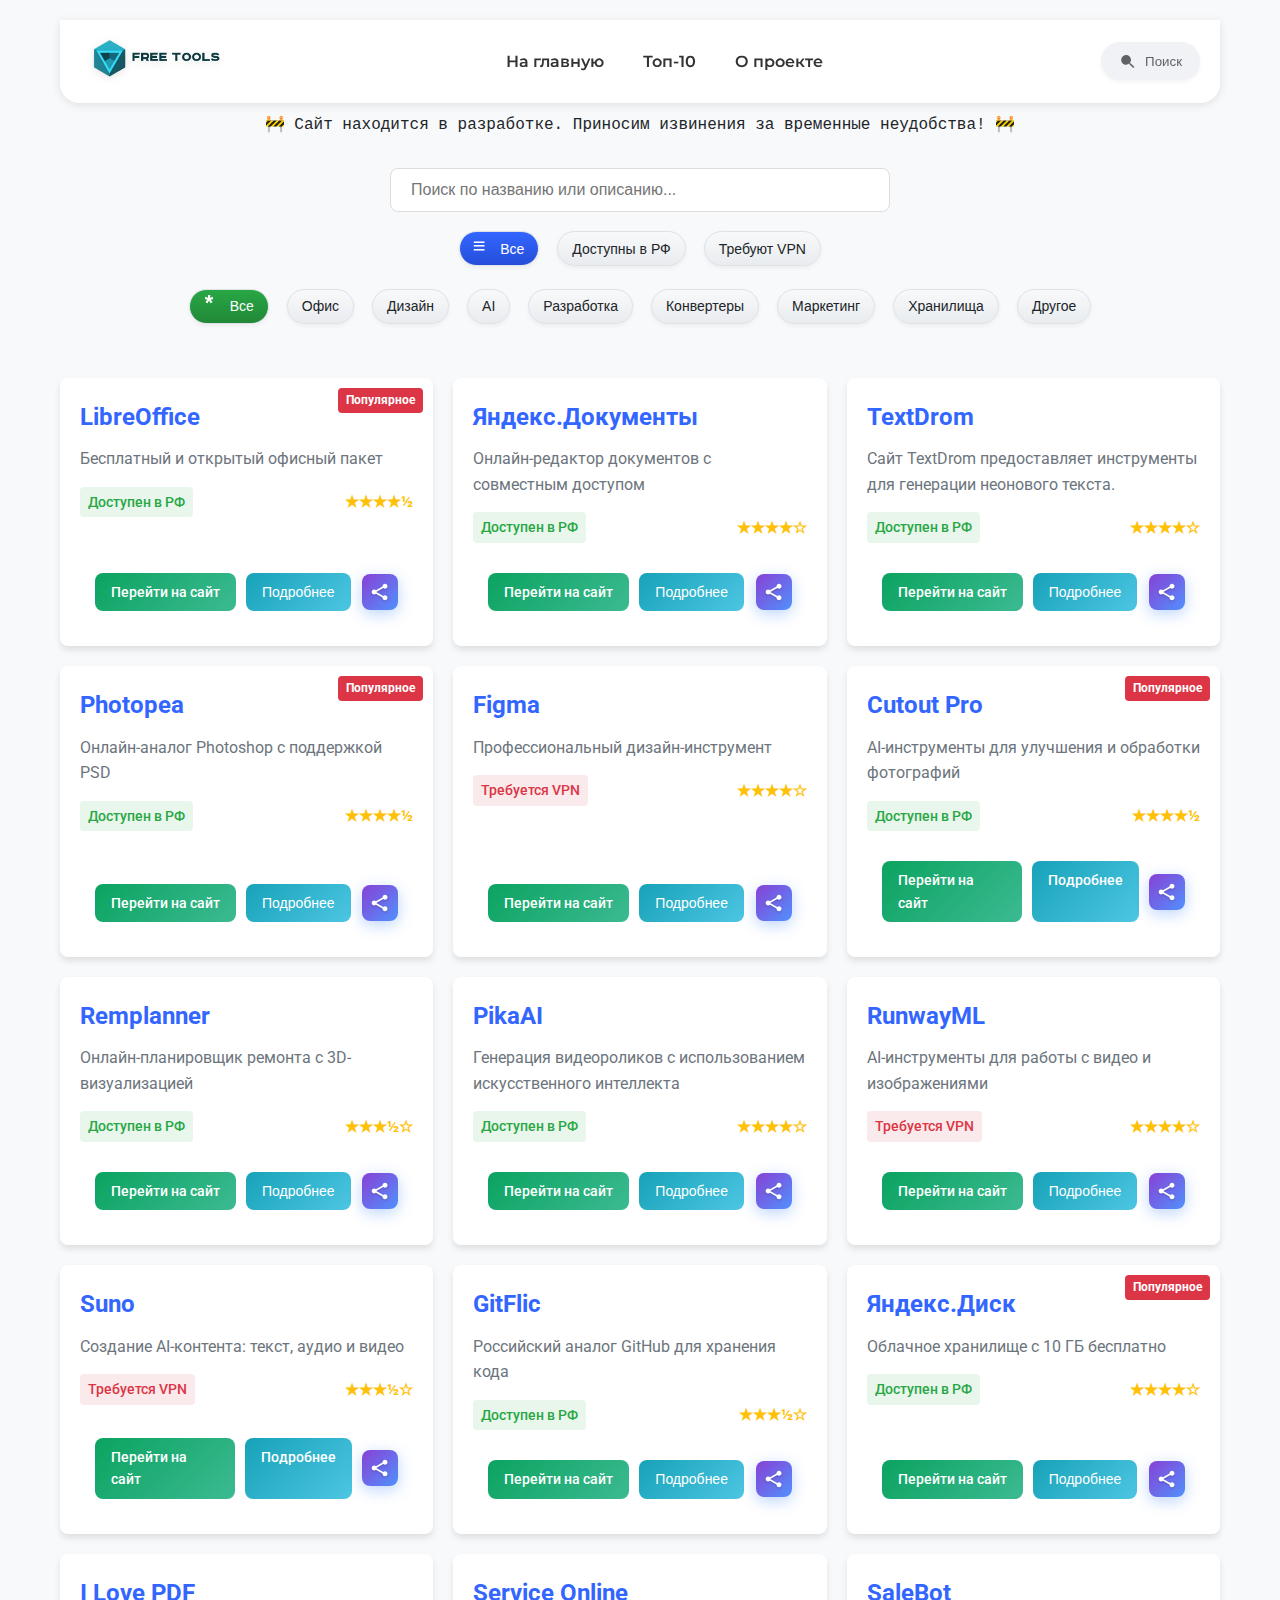
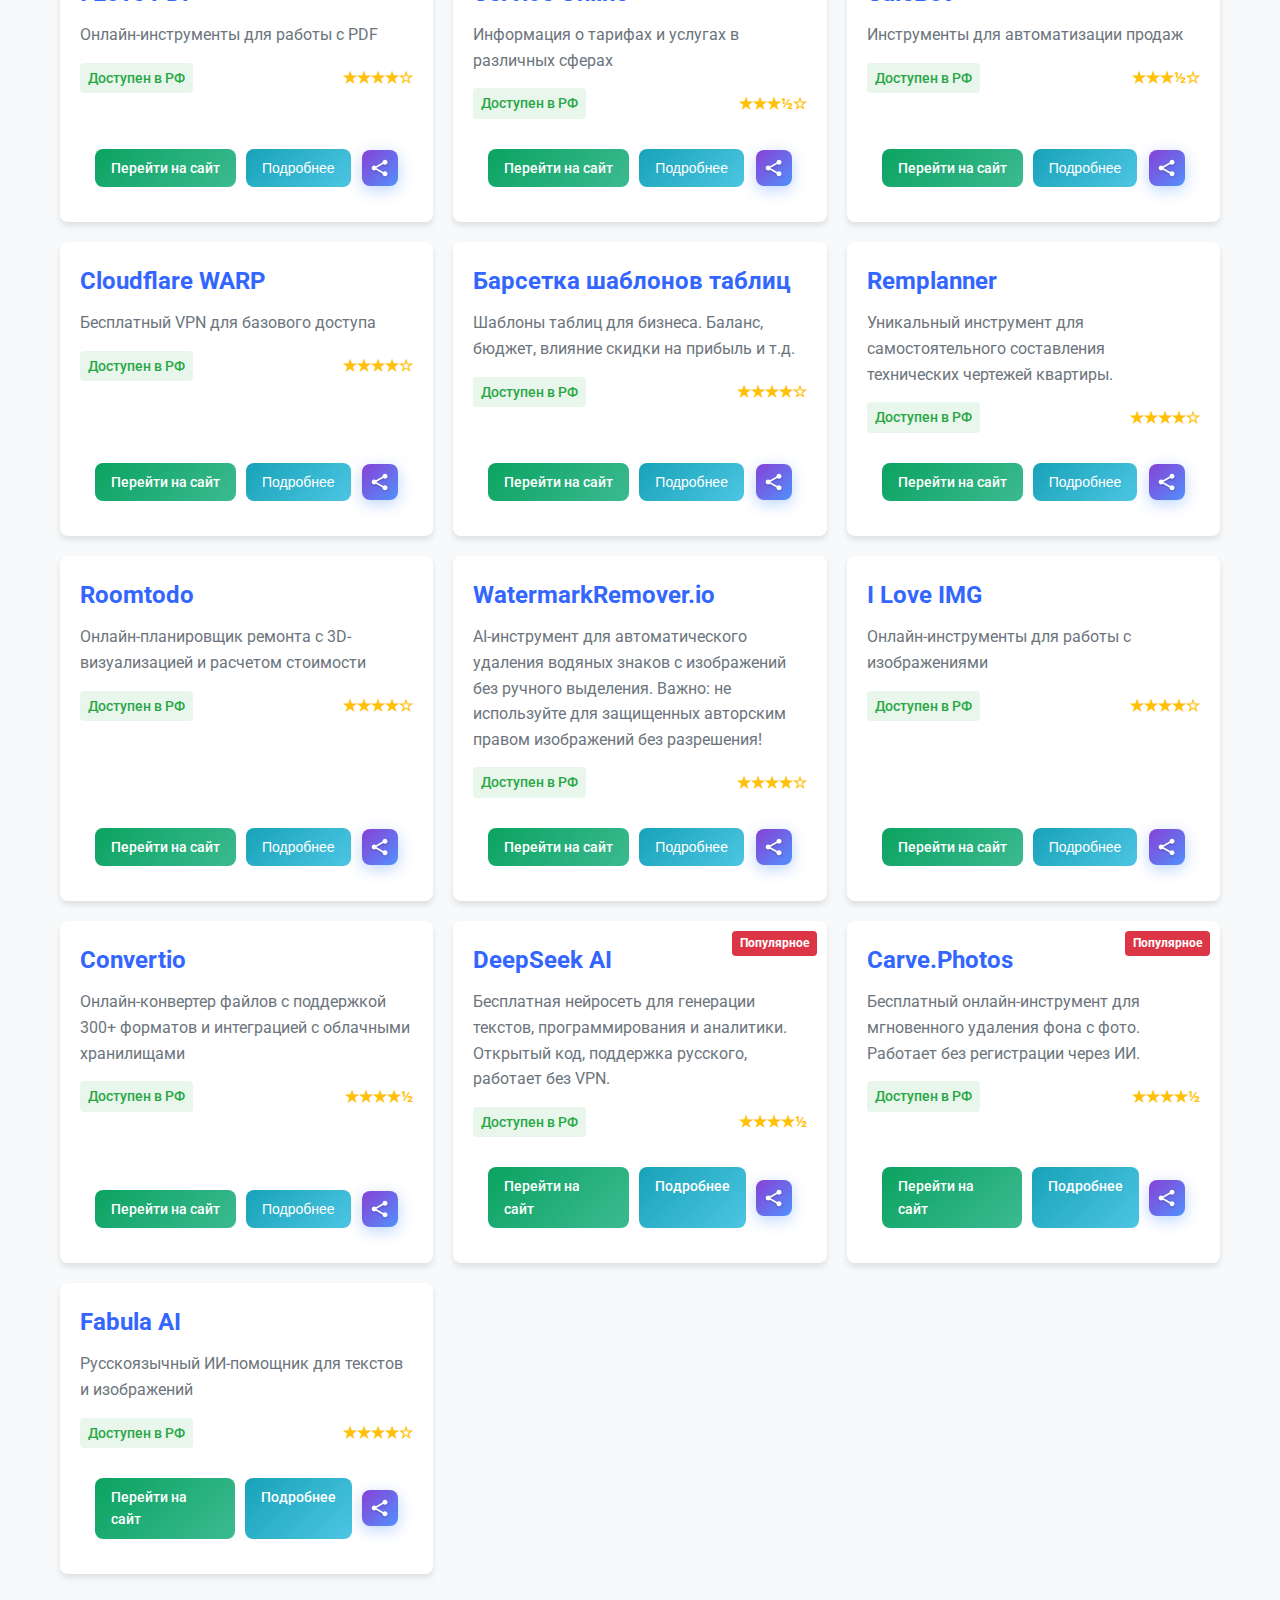
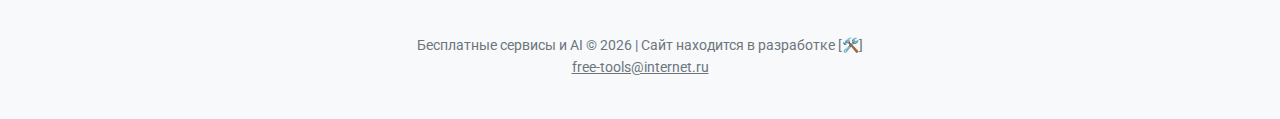
<file: index.html>
<!DOCTYPE html>
<html lang="ru">
<head>
    <meta charset="UTF-8">
    <meta name="viewport" content="width=device-width, initial-scale=1.0">
    <title>Бесплатные онлайн-инструменты для работы: Офис, Дизайн, AI • Free-Tools</title>
    <meta name="description" content="00% бесплатные инструменты для офиса, дизайна, разработки и AI. Работают в РФ без VPN. Коллекция лучших сервисов для ваших задач">
    
    <!-- Open Graph -->
    <meta property="og:title" content="Бесплатные онлайн-инструменты">
    <meta property="og:description" content="Коллекция лучших бесплатных онлайн-инструментов">
    <meta property="og:image" content="https://free-tools.ru/favicon/favicon-32x32.png">
    <meta property="og:url" content="https://free-tools.ru/">
    <meta property="og:type" content="website">
    
    <!-- Twitter -->
    <meta name="twitter:card" content="summary_large_image">
    <meta name="twitter:title" content="Бесплатные онлайн-инструменты">
    <meta name="twitter:description" content="Найдите идеальные инструменты для ваших задач">
    <meta name="twitter:image" content="https://free-tools.ru/images/free-tools-og.jpg">
    
    <!-- Фавиконы -->
    <link rel="shortcut icon" href="/favicon.ico" type="image/x-icon">
    <link rel="apple-touch-icon" sizes="180x180" href="favicon/apple-touch-icon.png">
    <link rel="icon" type="image/png" sizes="32x32" href="favicon/favicon-32x32.png">
    <link rel="icon" type="image/png" sizes="16x16" href="favicon/favicon-16x16.png">
    
    
    
    <!-- Шрифты -->
    <link rel="preconnect" href="https://fonts.googleapis.com">
    <link rel="preconnect" href="https://fonts.gstatic.com" crossorigin>
    <link href="https://fonts.googleapis.com/css2?family=Montserrat:wght@500;700&family=Roboto:wght@400;500&display=swap" rel="stylesheet">
    
    <!-- Стили -->
    <link rel="stylesheet" href="styles.css">
    <link rel="manifest" href="/manifest.webmanifest">
    
    <!-- Компоненты -->
    <script type="module" src="components/metrika.js"></script>
    <script type="module" src="components/header.js"></script>
    <script type="module" src="components/footer.js"></script>
</head>
<body>
    <!-- Шапка сайта -->
    <free-header></free-header>
    
    <div style="padding: 10px; text-align: center; font-family: 'Fira Code', monospace;">
        🚧 Сайт находится в разработке. Приносим извинения за временные неудобства! 🚧 
    </div>

    <!-- Основной контент -->
    <main class="container">
        <div class="search-container">
            <input type="text" id="search" class="search-input" placeholder="Поиск по названию или описанию...">
            
            <div class="filter-buttons">
                <button class="filter-btn active" data-filter="all">
                     <span class="icon">≡</span> Все
                </button>
                <button class="filter-btn" data-filter="available">
                    Доступны в РФ
                </button>
                <button class="filter-btn" data-filter="vpn">
                    Требуют VPN
                </button>
            </div>

            <div class="categories">
                <button class="category-btn active" data-category="all">
                    <span class="icon">*</span> Все
                </button>
                <button class="category-btn" data-category="office">
                    Офис
                </button>
                <button class="category-btn" data-category="design">
                    Дизайн
                </button>
                <button class="category-btn" data-category="ai">
                    AI
                </button>
                <button class="category-btn" data-category="development">
                    Разработка
                </button>
                <button class="category-btn" data-category="conversion">
                    Конвертеры
                </button>
                <button class="category-btn" data-category="marketing">
                    Маркетинг
                </button>
                <button class="category-btn" data-category="storage">
                    Хранилища
                </button>
                <button class="category-btn" data-category="other">
                    Другое
                </button>
            </div>
        </div>
        
        <!-- Лоадер -->
        <div id="loader" class="loader">
            <div class="spinner"></div>
        </div>
        
        <div id="toolsContainer" class="tools-container">
            <!-- Инструменты будут загружены через JavaScript -->
        </div>
    </main>

    <!-- Модальное окно деталей -->
    <div id="modalOverlay" class="modal-overlay">
        <div class="modal">
            <button id="modalClose" class="modal-close" aria-label="Закрыть">&times;</button>
            <div id="modalContent"></div>
        </div>
    </div>
    
    <!-- Подвал сайта -->
    <free-footer></free-footer>

    <!-- Скрипты -->
    <script src="scripts.js"></script>
    
    <!-- Service Worker -->
    <script>
        if ('serviceWorker' in navigator) {
            window.addEventListener('load', () => {
                navigator.serviceWorker.register('/sw.js')
                    .then(registration => {
                        console.log('ServiceWorker зарегистрирован');
                    })
                    .catch(error => {
                        console.log('Ошибка регистрации: ', error);
                    });
            });
        }
    </script>
</body>
</html>
</file>
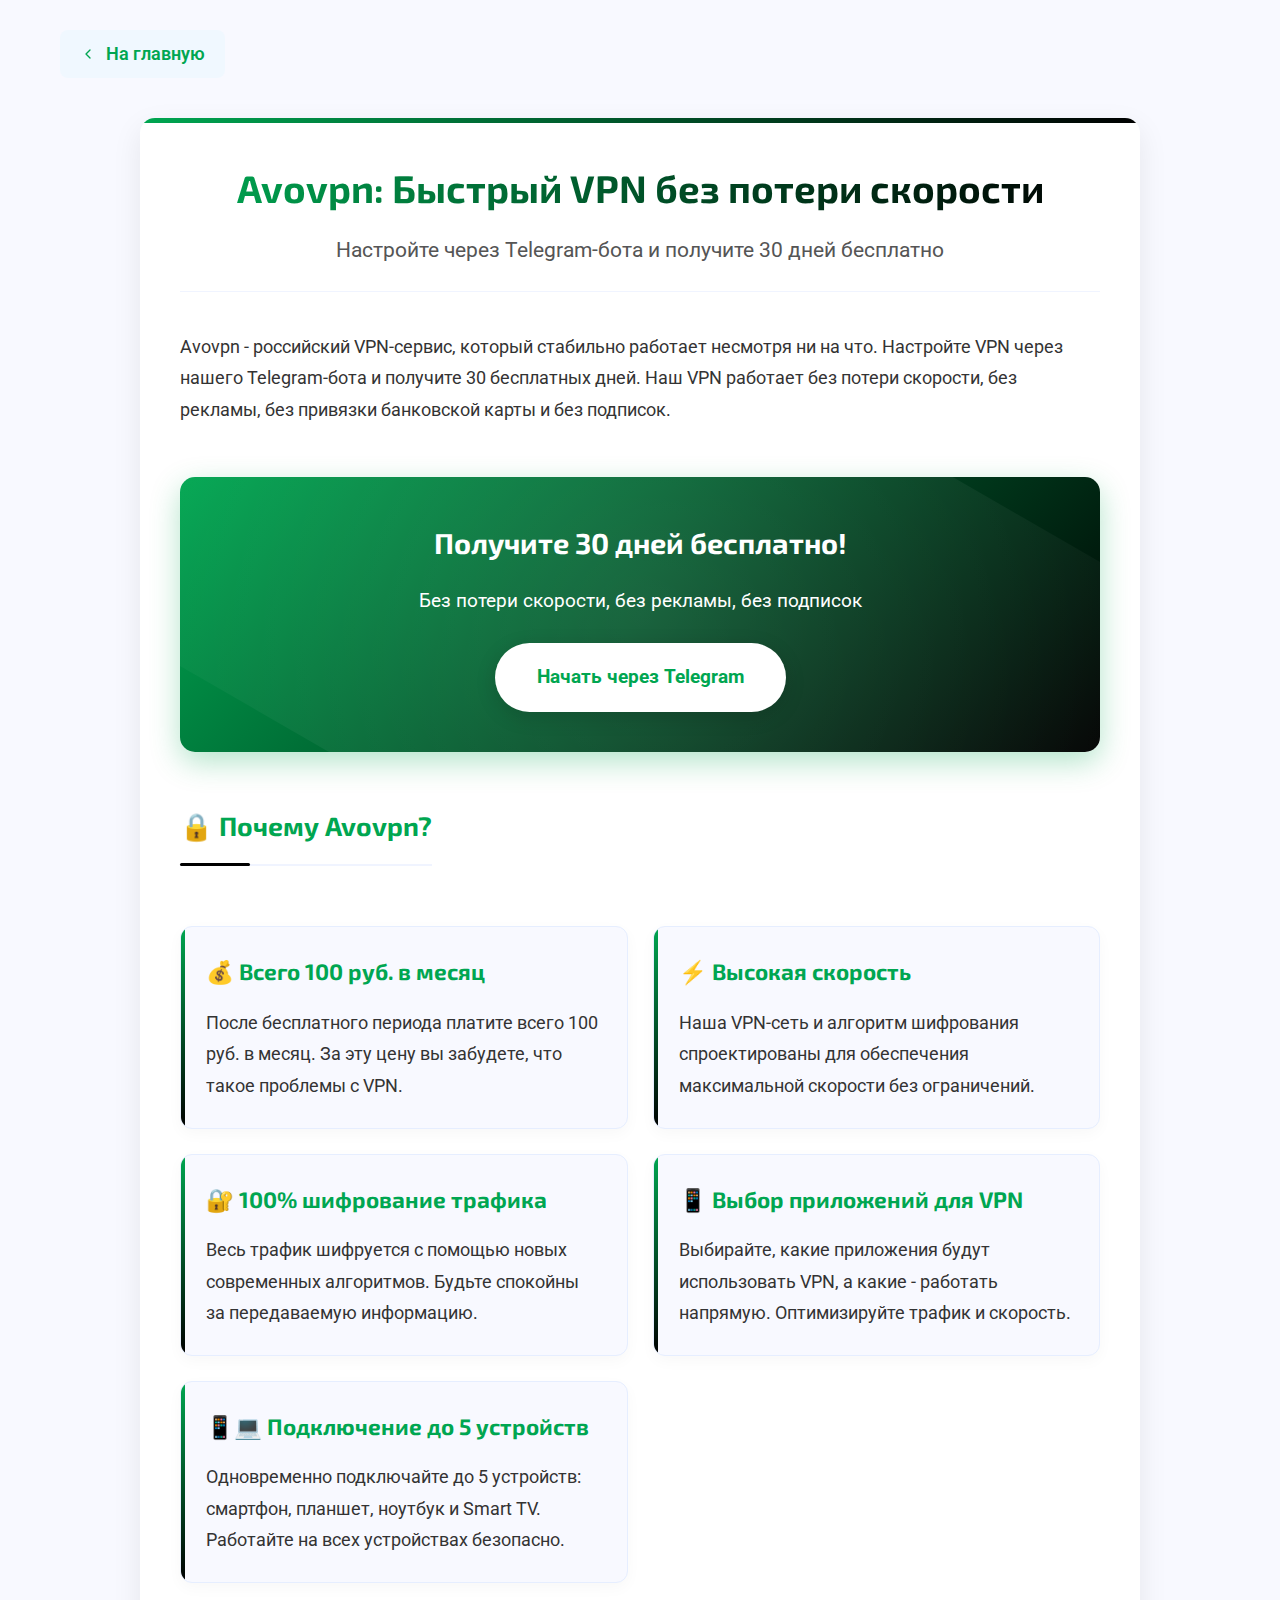
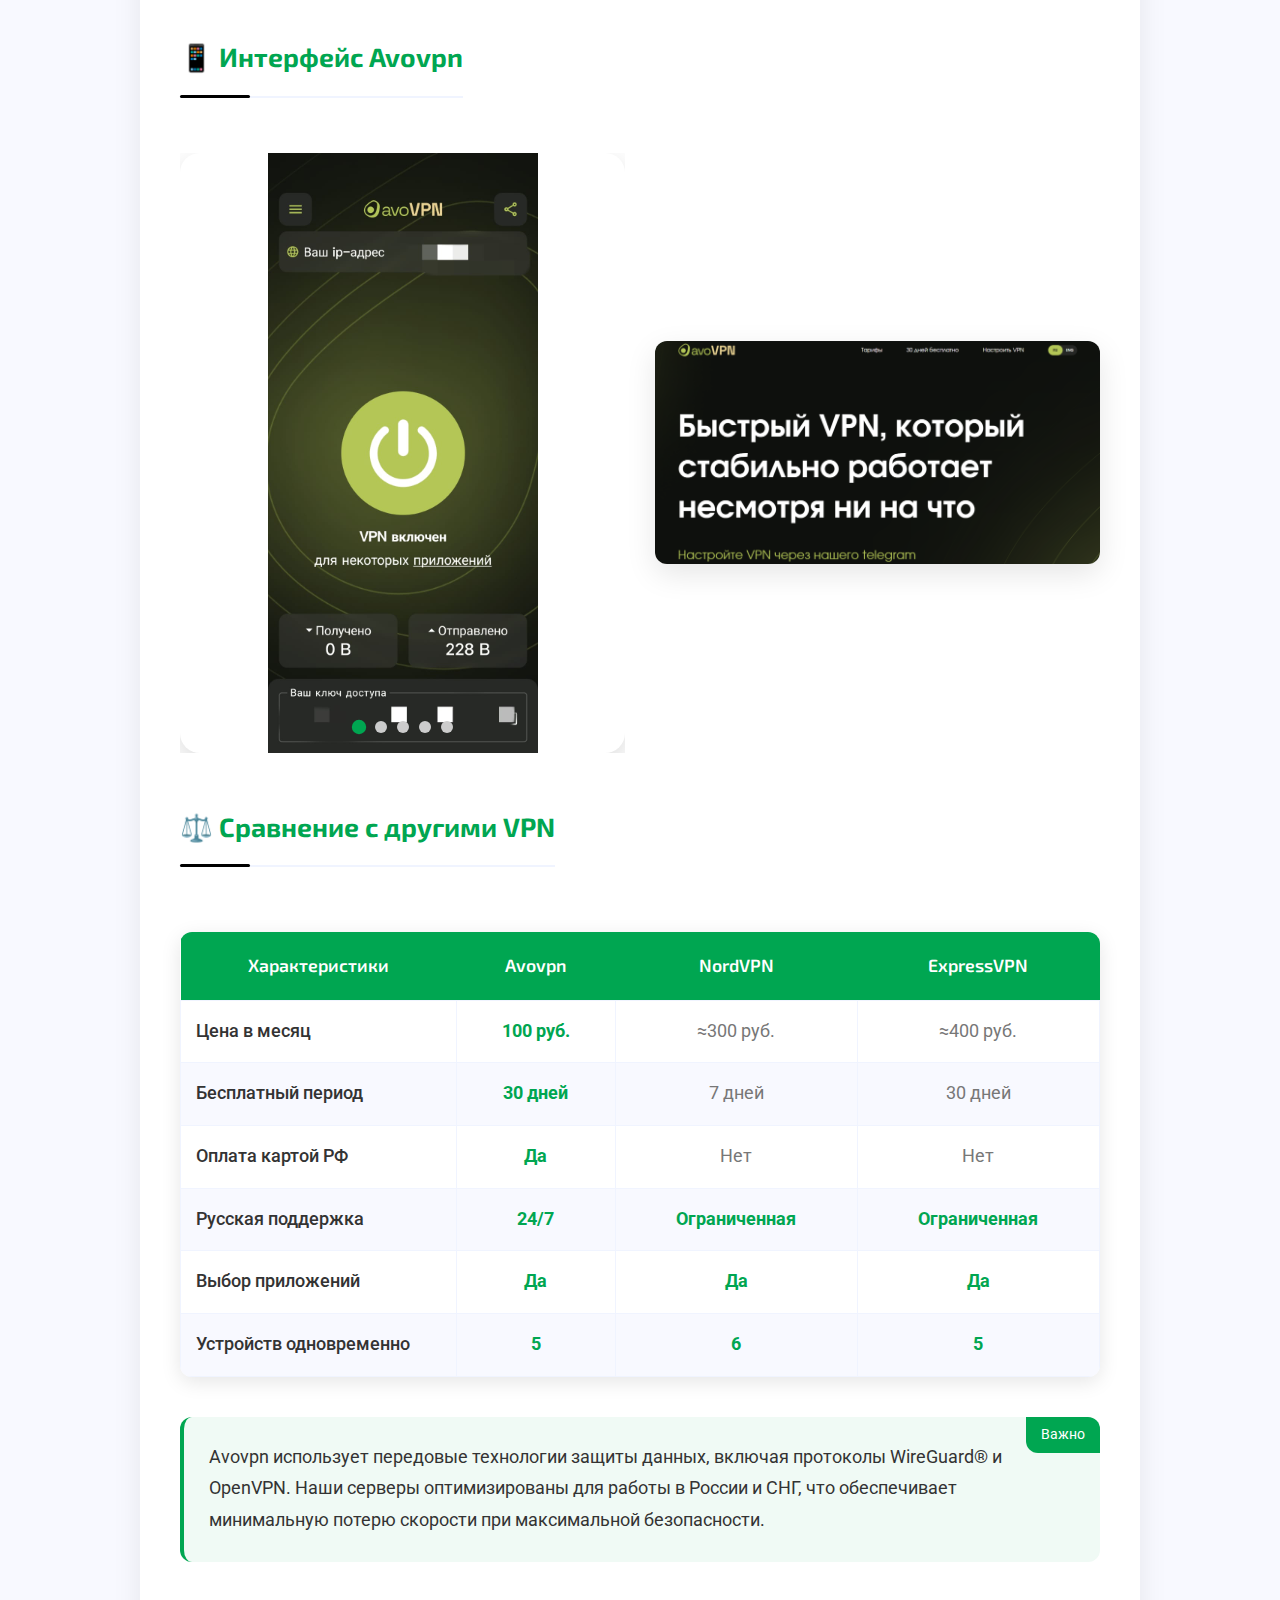
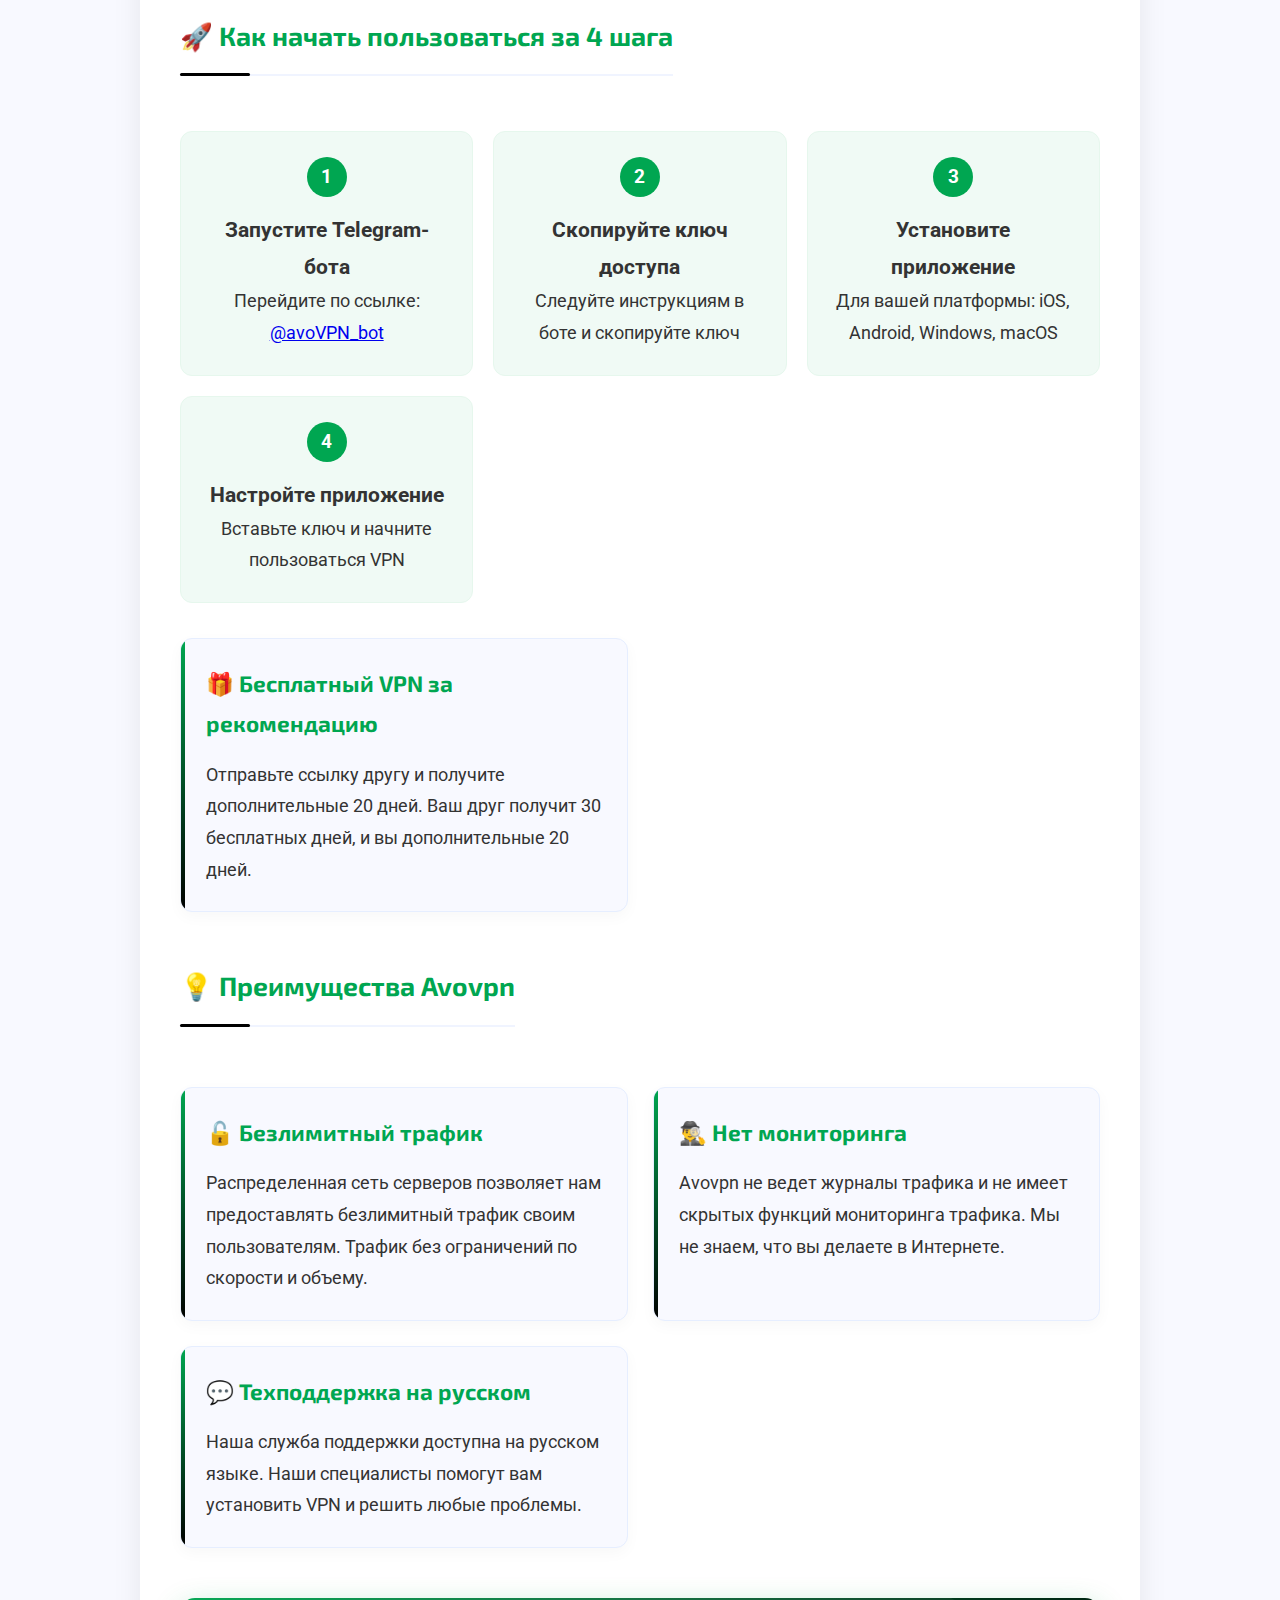
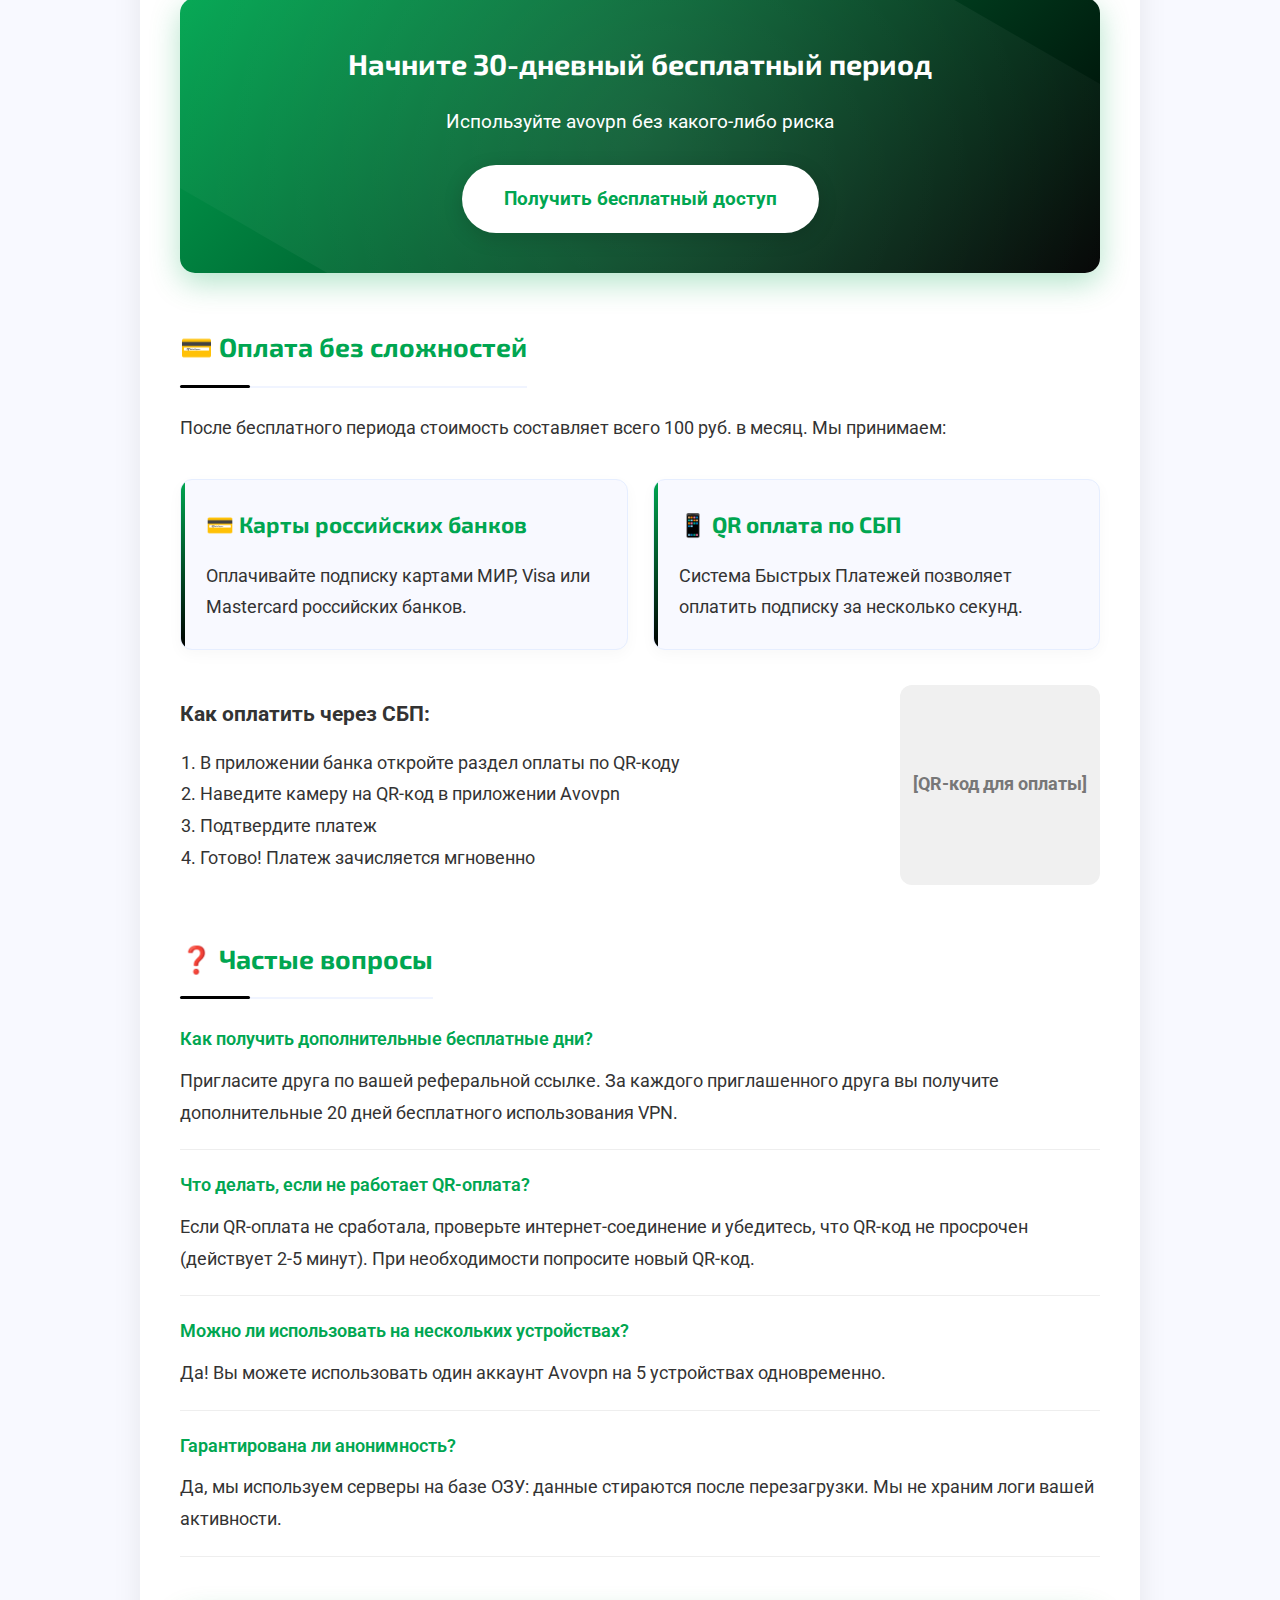
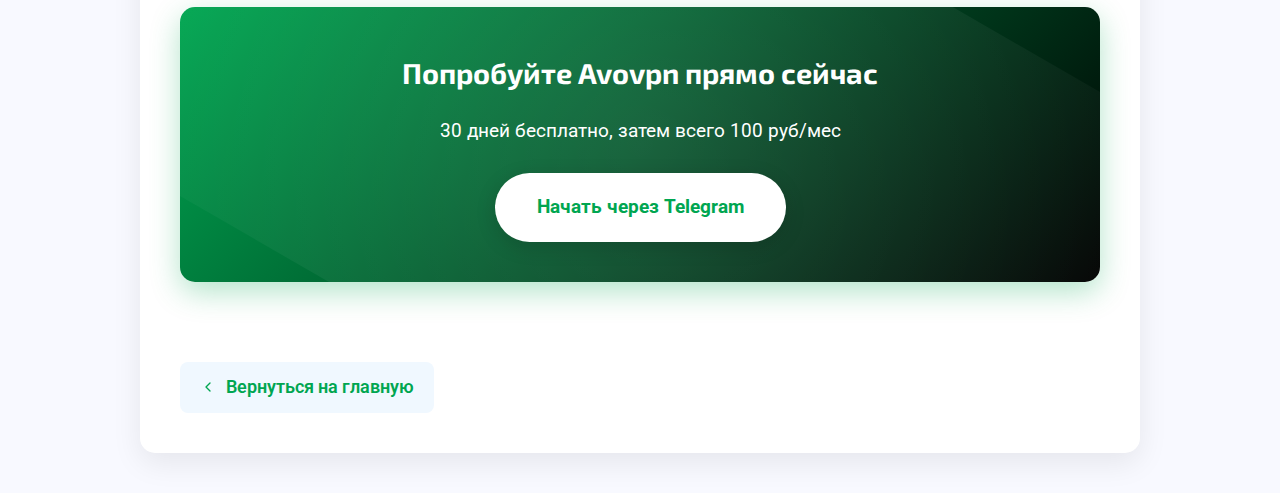
<file: avovpn.html>
<!DOCTYPE html>
<html lang="ru">
<head>
    <meta charset="UTF-8">
    <meta name="viewport" content="width=device-width, initial-scale=1.0">
    <title>Avovpn: Быстрый VPN без потери скорости | 30 дней бесплатно</title>
    <meta name="description" content="Настройте avoVPN через Telegram-бота и получите 30 дней бесплатно. Безлимитный трафик, высокая скорость и безопасность. Всего 100 руб/мес после тестового периода.">
    
    <!-- Open Graph теги -->
    <meta property="og:title" content="Avovpn - быстрый и надежный VPN с русской поддержкой">
    <meta property="og:description" content="Российский VPN сервис с премиум безопасностью и низкой ценой">
    <meta property="og:image" content="https://avovpn.com/images/avovpn-og.jpg">
    <meta property="og:url" content="https://avovpn.com">
    <meta property="og:type" content="website">

    <!-- Twitter Card -->
    <meta name="twitter:card" content="summary_large_image">
    <meta name="twitter:title" content="Avovpn - быстрый VPN без потери скорости">
    <meta name="twitter:description" content="30 дней бесплатно, затем всего 100 руб/мес. Русская поддержка и высокая скорость">
    <meta name="twitter:image" content="https://avovpn.com/images/avovpn-og.jpg">
    
    <!-- Каноническая ссылка -->
    <link rel="canonical" href="https://avovpn.com">
    
    <!-- Шрифты -->
    <link rel="preconnect" href="https://fonts.googleapis.com">
    <link rel="preconnect" href="https://fonts.gstatic.com" crossorigin>
    <link href="https://fonts.googleapis.com/css2?family=Exo+2:wght@600;700&family=Roboto:wght@400;500;700&display=swap" rel="stylesheet">
    
    <!-- Стили -->
    <style>
        * {
            margin: 0;
            padding: 0;
            box-sizing: border-box;
        }
        
        body {
            font-family: 'Roboto', sans-serif;
            background: #f8f9ff;
            color: #333;
            line-height: 1.6;
        }
        
        .container {
            max-width: 1200px;
            margin: 0 auto;
            padding: 0 20px;
        }
        
        .article-container {
            max-width: 1000px;
            margin: 40px auto;
            padding: 40px;
            background: white;
            border-radius: 15px;
            box-shadow: 0 10px 30px rgba(0, 0, 0, 0.08);
            position: relative;
            overflow: hidden;
        }
        
        .article-container::before {
            content: "";
            position: absolute;
            top: 0;
            left: 0;
            right: 0;
            height: 5px;
            background: linear-gradient(90deg, #00a651, #000000);
            z-index: 1;
        }
        
        .article-header {
            text-align: center;
            margin-bottom: 40px;
            padding-bottom: 25px;
            border-bottom: 1px solid #f0f4ff;
            position: relative;
        }
        
        .article-title {
            font-size: 2.4rem;
            margin-bottom: 15px;
            font-family: 'Exo 2', sans-serif;
            font-weight: 700;
            background: linear-gradient(90deg, #00a651, #000000);
            -webkit-background-clip: text;
            background-clip: text;
            color: transparent;
        }
        
        .article-subtitle {
            font-size: 1.3rem;
            color: #555;
            max-width: 700px;
            margin: 0 auto;
            line-height: 1.5;
        }
        
        .article-content {
            line-height: 1.8;
            color: #333;
            font-size: 1.1rem;
        }
        
        .article-section {
            margin-bottom: 50px;
            position: relative;
        }
        
        .article-section h2 {
            color: #00a651;
            margin-bottom: 25px;
            padding-bottom: 15px;
            border-bottom: 2px solid #f0f4ff;
            font-family: 'Exo 2', sans-serif;
            position: relative;
            display: inline-block;
        }
        
        .article-section h2::after {
            content: "";
            position: absolute;
            bottom: -2px;
            left: 0;
            width: 70px;
            height: 3px;
            background: #000000;
            border-radius: 3px;
        }
        
        .article-features {
            display: grid;
            grid-template-columns: repeat(auto-fill, minmax(300px, 1fr));
            gap: 25px;
            margin: 35px 0;
        }
        
        .feature-card {
            background: #f8f9ff;
            padding: 25px;
            border-radius: 12px;
            border: 1px solid #e6eeff;
            box-shadow: 0 5px 15px rgba(0, 0, 0, 0.03);
            transition: all 0.3s ease;
            position: relative;
            overflow: hidden;
        }
        
        .feature-card:hover {
            transform: translateY(-5px);
            box-shadow: 0 10px 25px rgba(0, 166, 81, 0.1);
            border-color: #c2f0d9;
        }
        
        .feature-card::before {
            content: "";
            position: absolute;
            top: 0;
            left: 0;
            width: 4px;
            height: 100%;
            background: linear-gradient(to bottom, #00a651, #000000);
        }
        
        .feature-card h3 {
            margin-top: 0;
            color: #00a651;
            font-family: 'Exo 2', sans-serif;
            font-size: 1.4rem;
            margin-bottom: 15px;
            display: flex;
            align-items: center;
            gap: 10px;
        }
        
        .feature-card .feature-icon {
            font-size: 1.8rem;
            margin-bottom: 15px;
            color: #00a651;
        }
        
        .example-block {
            background: #f0faf5;
            padding: 25px;
            border-radius: 12px;
            margin: 30px 0;
            border-left: 4px solid #00a651;
            position: relative;
            overflow: hidden;
        }
        
        .example-block::before {
            content: "Важно";
            position: absolute;
            top: 0;
            right: 0;
            background: #00a651;
            color: white;
            padding: 5px 15px;
            font-size: 0.9rem;
            border-bottom-left-radius: 12px;
        }
        
        .cta-box {
            text-align: center;
            padding: 40px 30px;
            background: linear-gradient(135deg, #00a651, #000000);
            color: white;
            border-radius: 15px;
            margin: 50px 0;
            position: relative;
            overflow: hidden;
            box-shadow: 0 10px 30px rgba(0, 166, 81, 0.3);
        }
        
        .cta-box::before {
            content: "";
            position: absolute;
            top: -50%;
            left: -50%;
            width: 200%;
            height: 200%;
            background: radial-gradient(circle, rgba(255,255,255,0.1) 0%, rgba(255,255,255,0) 70%);
            transform: rotate(30deg);
        }
        
        .cta-title {
            font-size: 1.8rem;
            margin-bottom: 15px;
            font-family: 'Exo 2', sans-serif;
            position: relative;
            z-index: 1;
        }
        
        .cta-text {
            font-size: 1.2rem;
            margin-bottom: 25px;
            position: relative;
            z-index: 1;
            max-width: 600px;
            margin-left: auto;
            margin-right: auto;
        }
        
        .cta-button {
            display: inline-block;
            background: white;
            color: #00a651;
            padding: 15px 40px;
            border-radius: 50px;
            text-decoration: none;
            font-weight: bold;
            font-size: 1.2rem;
            transition: all 0.4s ease;
            position: relative;
            z-index: 1;
            box-shadow: 0 5px 20px rgba(0, 0, 0, 0.15);
            border: 2px solid transparent;
        }
        
        .cta-button:hover {
            transform: translateY(-5px);
            box-shadow: 0 10px 30px rgba(0, 0, 0, 0.2);
            background: #f0f8ff;
            border-color: #00a651;
        }
        
        .back-link {
            display: inline-flex;
            align-items: center;
            margin-top: 30px;
            color: #00a651;
            text-decoration: none;
            font-weight: 600;
            font-size: 1.1rem;
            padding: 10px 20px;
            border-radius: 8px;
            background: #f0f8ff;
            transition: all 0.3s ease;
        }
        
        .back-link:hover {
            background: #e0f5eb;
            transform: translateX(-5px);
        }
        
        .back-link svg {
            margin-right: 10px;
            transition: transform 0.3s ease;
        }
        
        .back-link:hover svg {
            transform: translateX(-5px);
        }
        
        .article-image {
            max-width: 100%;
            border-radius: 12px;
            margin: 30px 0;
            box-shadow: 0 10px 30px rgba(0, 0, 0, 0.1);
            border: 1px solid #f0f0f0;
        }
        
        .tech-table {
            width: 100%;
            border-collapse: collapse;
            margin: 25px 0;
            box-shadow: 0 5px 15px rgba(0, 0, 0, 0.05);
            border-radius: 12px;
            overflow: hidden;
        }
        
        .tech-table th {
            background: linear-gradient(135deg, #00a651, #000000);
            color: white;
            text-align: left;
            padding: 15px;
            font-family: 'Exo 2', sans-serif;
        }
        
        .tech-table td {
            padding: 15px;
            border-bottom: 1px solid #f0f4ff;
        }
        
        .tech-table tr:nth-child(even) {
            background: #f8f9ff;
        }
        
        .tech-table tr:hover {
            background: #eef5ff;
        }
        
        .comparison-table {
            width: 100%;
            border-collapse: collapse;
            margin: 40px 0;
            box-shadow: 0 5px 20px rgba(0, 0, 0, 0.1);
            border-radius: 12px;
            overflow: hidden;
        }
        
        .comparison-table th {
            background: #00a651;
            color: white;
            padding: 18px;
            text-align: center;
            font-family: 'Exo 2', sans-serif;
            font-weight: 600;
        }
        
        .comparison-table td {
            padding: 15px;
            text-align: center;
            border: 1px solid #f0f4ff;
        }
        
        .comparison-table tr:nth-child(odd) {
            background: #f8f9ff;
        }
        
        .comparison-table tr:hover {
            background: #eef5ff;
        }
        
        .comparison-table .feature-name {
            text-align: left;
            font-weight: 500;
            color: #333;
        }
        
        .comparison-table .avovpn-check {
            color: #00a651;
            font-weight: bold;
        }
        
        .comparison-table .avovpn-cross {
            color: #777;
        }
        
        .steps-grid {
            display: grid;
            grid-template-columns: repeat(auto-fit, minmax(250px, 1fr));
            gap: 20px;
            margin: 30px 0;
        }
        
        .step-card {
            background: #f0faf5;
            padding: 25px;
            border-radius: 12px;
            text-align: center;
            position: relative;
            overflow: hidden;
            border: 1px solid #e6f7ed;
        }
        
        .step-number {
            display: inline-block;
            width: 40px;
            height: 40px;
            background: #00a651;
            color: white;
            border-radius: 50%;
            line-height: 40px;
            font-weight: bold;
            margin-bottom: 15px;
            font-size: 1.2rem;
        }
        
        .faq-item {
            margin-bottom: 20px;
            border-bottom: 1px solid #eee;
            padding-bottom: 20px;
        }
        
        .faq-question {
            font-weight: 600;
            margin-bottom: 10px;
            color: #00a651;
            font-size: 1.1rem;
        }
        
        .qr-container {
            display: flex;
            flex-wrap: wrap;
            gap: 30px;
            align-items: center;
            margin: 30px 0;
        }
        
        .qr-info {
            flex: 1;
            min-width: 300px;
        }
        
        .qr-image {
            width: 200px;
            height: 200px;
            background: #f0f0f0;
            display: flex;
            align-items: center;
            justify-content: center;
            border-radius: 12px;
            font-weight: bold;
            color: #777;
        }
        
        /* Стили для галереи скриншотов */
        .screenshots-section {
            margin: 50px 0;
        }
        
        .screenshots-container {
            display: flex;
            gap: 30px;
            margin-top: 30px;
        }
        
        .mobile-screenshots {
            flex: 1;
            position: relative;
            min-height: 600px;
            overflow: hidden;
        }
        
        .desktop-screenshot {
            flex: 1;
            display: flex;
            align-items: center;
            justify-content: center;
        }
        
        .mobile-screenshot {
            position: absolute;
            top: 0;
            left: 0;
            width: 100%;
            height: 100%;
            opacity: 0;
            transition: opacity 0.5s ease;
            border-radius: 20px;
            box-shadow: 0 10px 30px rgba(0, 0, 0, 0.15);
            overflow: hidden;
        }
        
        .mobile-screenshot.active {
            opacity: 1;
            z-index: 1;
        }
        
        .mobile-screenshot img {
            width: 100%;
            height: 100%;
            object-fit: contain;
        }
        
        .screenshot-nav {
            position: absolute;
            bottom: 20px;
            left: 0;
            right: 0;
            display: flex;
            justify-content: center;
            gap: 10px;
            z-index: 2;
        }
        
        .nav-dot {
            width: 12px;
            height: 12px;
            border-radius: 50%;
            background: #ccc;
            cursor: pointer;
            transition: all 0.3s ease;
        }
        
        .nav-dot.active {
            background: #00a651;
            transform: scale(1.2);
        }
        
        .desktop-screenshot img {
            max-width: 100%;
            border-radius: 12px;
            box-shadow: 0 10px 30px rgba(0, 0, 0, 0.1);
        }
        
        /* Адаптивность */
        @media (max-width: 900px) {
            .article-container {
                padding: 30px 20px;
                margin: 20px 15px;
            }
            
            .article-title {
                font-size: 2rem;
            }
            
            .article-features, .steps-grid {
                grid-template-columns: 1fr;
            }
            
            .comparison-table {
                display: block;
                overflow-x: auto;
            }
            
            .qr-container {
                flex-direction: column;
                text-align: center;
            }
            
            .screenshots-container {
                flex-direction: column;
            }
            
            .mobile-screenshots {
                min-height: 500px;
            }
        }
        
        @media (max-width: 600px) {
            .article-title {
                font-size: 1.8rem;
            }
            
            .article-subtitle {
                font-size: 1.1rem;
            }
            
            .cta-title {
                font-size: 1.5rem;
            }
            
            .cta-text {
                font-size: 1rem;
            }
            
            .cta-button {
                padding: 12px 30px;
                font-size: 1rem;
            }
            
            .mobile-screenshots {
                min-height: 400px;
            }
        }
    </style>
    
    <!-- JSON-LD разметка для SEO -->
    <script type="application/ld+json">
    {
      "@context": "https://schema.org",
      "@type": "Product",
      "name": "Avovpn Premium",
      "image": "https://avovpn.com/images/avovpn-og.jpg",
      "description": "Премиум VPN-сервис с военной защитой данных и русской поддержкой",
      "brand": {
        "@type": "Brand",
        "name": "Avovpn"
      },
      "offers": {
        "@type": "Offer",
        "price": "100",
        "priceCurrency": "RUB"
      }
    }
    </script>
</head>
<body>
    <main class="container">
        <a href="index.html#vpn" class="back-link">
            <svg width="16" height="16" viewBox="0 0 24 24" fill="none" xmlns="http://www.w3.org/2000/svg">
                <path d="M15 18L9 12L15 6" stroke="currentColor" stroke-width="2" stroke-linecap="round" stroke-linejoin="round"/>
            </svg>
            На главную
        </a>
        
        <div class="article-container">
            <div class="article-header">
                <h1 class="article-title">Avovpn: Быстрый VPN без потери скорости</h1>
                <p class="article-subtitle">Настройте через Telegram-бота и получите 30 дней бесплатно</p>
            </div>
            
            <div class="article-content">
                <div class="article-section">
                    <p>Avovpn - российский VPN-сервис, который стабильно работает несмотря ни на что. Настройте VPN через нашего Telegram-бота и получите 30 бесплатных дней. Наш VPN работает без потери скорости, без рекламы, без привязки банковской карты и без подписок.</p>
                    
                    <div class="cta-box">
                        <h3 class="cta-title">Получите 30 дней бесплатно!</h3>
                        <p class="cta-text">Без потери скорости, без рекламы, без подписок</p>
                        <a href="https://t.me/avoVPN_bot?start=49a02b3cafe831853c6a6ea46ef875" target="_blank" class="cta-button">Начать через Telegram</a>
                    </div>
                    
                    <h2>🔒 Почему Avovpn?</h2>
                    <div class="article-features">
                        <div class="feature-card">
                            <h3>💰 Всего 100 руб. в месяц</h3>
                            <p>После бесплатного периода платите всего 100 руб. в месяц. За эту цену вы забудете, что такое проблемы с VPN.</p>
                        </div>
                        
                        <div class="feature-card">
                            <h3>⚡ Высокая скорость</h3>
                            <p>Наша VPN-сеть и алгоритм шифрования спроектированы для обеспечения максимальной скорости без ограничений.</p>
                        </div>
                        
                        <div class="feature-card">
                            <h3>🔐 100% шифрование трафика</h3>
                            <p>Весь трафик шифруется с помощью новых современных алгоритмов. Будьте спокойны за передаваемую информацию.</p>
                        </div>
                        
                        <!-- Новые карточки -->
                        <div class="feature-card">
                            <h3>📱 Выбор приложений для VPN</h3>
                            <p>Выбирайте, какие приложения будут использовать VPN, а какие - работать напрямую. Оптимизируйте трафик и скорость.</p>
                        </div>
                        
                        <div class="feature-card">
                            <h3>📱💻 Подключение до 5 устройств</h3>
                            <p>Одновременно подключайте до 5 устройств: смартфон, планшет, ноутбук и Smart TV. Работайте на всех устройствах безопасно.</p>
                        </div>
                    </div>
                </div>
                
                <!-- Новый раздел с галереей -->
                <div class="article-section">
                    <h2>📱 Интерфейс Avovpn</h2>
                    
                    <div class="screenshots-container">
                        <div class="mobile-screenshots">
                            <div class="mobile-screenshot active">
                                <img src="/images/avovpn/avovpn-mobile-1.jpg" alt="Главный экран Avovpn">
                            </div>
                            <div class="mobile-screenshot">
                                <img src="/images/avovpn/avovpn-mobile-2.jpg" alt="Настройки Avovpn">
                            </div>
                            <div class="mobile-screenshot">
                                <img src="/images/avovpn/avovpn-mobile-3.jpg" alt="Выбор сервера">
                            </div>
                            <div class="mobile-screenshot">
                                <img src="/images/avovpn/avovpn-mobile-4.jpg" alt="Статистика использования">
                            </div>
                            <div class="mobile-screenshot">
                                <img src="/images/avovpn/avovpn-mobile-5.jpg" alt="Выбор приложений для VPN">
                            </div>
                            <div class="screenshot-nav">
                                <div class="nav-dot active" data-index="0"></div>
                                <div class="nav-dot" data-index="1"></div>
                                <div class="nav-dot" data-index="2"></div>
                                <div class="nav-dot" data-index="3"></div>
                                <div class="nav-dot" data-index="4"></div>
                            </div>
                        </div>
                        
                        <div class="desktop-screenshot">
                            <img src="/images/avovpn/avovpn-desktop.jpg" alt="Десктопный интерфейс Avovpn">
                        </div>
                    </div>
                </div>
                
                <div class="article-section">
                    <h2>⚖️ Сравнение с другими VPN</h2>
                    
                    <table class="comparison-table">
                        <tr>
                            <th style="width: 30%;">Характеристики</th>
                            <th>Avovpn</th>
                            <th>NordVPN</th>
                            <th>ExpressVPN</th>
                        </tr>
                        <tr>
                            <td class="feature-name">Цена в месяц</td>
                            <td class="avovpn-check">100 руб.</td>
                            <td class="avovpn-cross">≈300 руб.</td>
                            <td class="avovpn-cross">≈400 руб.</td>
                        </tr>
                        <tr>
                            <td class="feature-name">Бесплатный период</td>
                            <td class="avovpn-check">30 дней</td>
                            <td class="avovpn-cross">7 дней</td>
                            <td class="avovpn-cross">30 дней</td>
                        </tr>
                        <tr>
                            <td class="feature-name">Оплата картой РФ</td>
                            <td class="avovpn-check">Да</td>
                            <td class="avovpn-cross">Нет</td>
                            <td class="avovpn-cross">Нет</td>
                        </tr>
                        <tr>
                            <td class="feature-name">Русская поддержка</td>
                            <td class="avovpn-check">24/7</td>
                            <td class="avovpn-check">Ограниченная</td>
                            <td class="avovpn-check">Ограниченная</td>
                        </tr>
                        <tr>
                            <td class="feature-name">Выбор приложений</td>
                            <td class="avovpn-check">Да</td>
                            <td class="avovpn-check">Да</td>
                            <td class="avovpn-check">Да</td>
                        </tr>
                        <tr>
                            <td class="feature-name">Устройств одновременно</td>
                            <td class="avovpn-check">5</td>
                            <td class="avovpn-check">6</td>
                            <td class="avovpn-check">5</td>
                        </tr>
                    </table>
                    
                    <div class="example-block">
                        <p>Avovpn использует передовые технологии защиты данных, включая протоколы WireGuard® и OpenVPN. Наши серверы оптимизированы для работы в России и СНГ, что обеспечивает минимальную потерю скорости при максимальной безопасности.</p>
                    </div>
                </div>
                
                <div class="article-section">
                    <h2>🚀 Как начать пользоваться за 4 шага</h2>
                    
                    <div class="steps-grid">
                        <div class="step-card">
                            <div class="step-number">1</div>
                            <h3>Запустите Telegram-бота</h3>
                            <p>Перейдите по ссылке: <a href="https://t.me/avoVPN_bot?start=49a02b3cafe831853c6a6ea46ef875">@avoVPN_bot</a></p>
                        </div>
                        
                        <div class="step-card">
                            <div class="step-number">2</div>
                            <h3>Скопируйте ключ доступа</h3>
                            <p>Следуйте инструкциям в боте и скопируйте ключ</p>
                        </div>
                        
                        <div class="step-card">
                            <div class="step-number">3</div>
                            <h3>Установите приложение</h3>
                            <p>Для вашей платформы: iOS, Android, Windows, macOS</p>
                        </div>
                        
                        <div class="step-card">
                            <div class="step-number">4</div>
                            <h3>Настройте приложение</h3>
                            <p>Вставьте ключ и начните пользоваться VPN</p>
                        </div>
                    </div>
                    
                    <div class="article-features">
                        <div class="feature-card">
                            <h3>🎁 Бесплатный VPN за рекомендацию</h3>
                            <p>Отправьте ссылку другу и получите дополнительные 20 дней. Ваш друг получит 30 бесплатных дней, и вы дополнительные 20 дней.</p>
                        </div>
                    </div>
                </div>
                
                <div class="article-section">
                    <h2>💡 Преимущества Avovpn</h2>
                    
                    <div class="article-features">
                        <div class="feature-card">
                            <h3>🔓 Безлимитный трафик</h3>
                            <p>Распределенная сеть серверов позволяет нам предоставлять безлимитный трафик своим пользователям. Трафик без ограничений по скорости и объему.</p>
                        </div>
                        
                        <div class="feature-card">
                            <h3>🕵️‍♂️ Нет мониторинга</h3>
                            <p>Avovpn не ведет журналы трафика и не имеет скрытых функций мониторинга трафика. Мы не знаем, что вы делаете в Интернете.</p>
                        </div>
                        
                        <div class="feature-card">
                            <h3>💬 Техподдержка на русском</h3>
                            <p>Наша служба поддержки доступна на русском языке. Наши специалисты помогут вам установить VPN и решить любые проблемы.</p>
                        </div>
                    </div>
                    
                    <div class="cta-box">
                        <h3 class="cta-title">Начните 30-дневный бесплатный период</h3>
                        <p class="cta-text">Используйте avovpn без какого-либо риска</p>
                        <a href="https://t.me/avoVPN_bot?start=49a02b3cafe831853c6a6ea46ef875" target="_blank" class="cta-button">Получить бесплатный доступ</a>
                    </div>
                </div>
                
                <div class="article-section">
                    <h2>💳 Оплата без сложностей</h2>
                    
                    <p>После бесплатного периода стоимость составляет всего 100 руб. в месяц. Мы принимаем:</p>
                    
                    <div class="article-features">
                        <div class="feature-card">
                            <h3>💳 Карты российских банков</h3>
                            <p>Оплачивайте подписку картами МИР, Visa или Mastercard российских банков.</p>
                        </div>
                        
                        <div class="feature-card">
                            <h3>📱 QR оплата по СБП</h3>
                            <p>Система Быстрых Платежей позволяет оплатить подписку за несколько секунд.</p>
                        </div>
                    </div>
                    
                    <div class="qr-container">
                        <div class="qr-info">
                            <h3>Как оплатить через СБП:</h3>
                            <ol style="padding-left: 20px; margin-top: 15px;">
                                <li>В приложении банка откройте раздел оплаты по QR-коду</li>
                                <li>Наведите камеру на QR-код в приложении Avovpn</li>
                                <li>Подтвердите платеж</li>
                                <li>Готово! Платеж зачисляется мгновенно</li>
                            </ol>
                        </div>
                        <div class="qr-image">
                            [QR-код для оплаты]
                        </div>
                    </div>
                </div>
                
                <div class="article-section">
                    <h2>❓ Частые вопросы</h2>
                    
                    <div class="faq-item">
                        <div class="faq-question">Как получить дополнительные бесплатные дни?</div>
                        <p>Пригласите друга по вашей реферальной ссылке. За каждого приглашенного друга вы получите дополнительные 20 дней бесплатного использования VPN.</p>
                    </div>
                    
                    <div class="faq-item">
                        <div class="faq-question">Что делать, если не работает QR-оплата?</div>
                        <p>Если QR-оплата не сработала, проверьте интернет-соединение и убедитесь, что QR-код не просрочен (действует 2-5 минут). При необходимости попросите новый QR-код.</p>
                    </div>
                    
                    <div class="faq-item">
                        <div class="faq-question">Можно ли использовать на нескольких устройствах?</div>
                        <p>Да! Вы можете использовать один аккаунт Avovpn на 5 устройствах одновременно.</p>
                    </div>
                    
                    <div class="faq-item">
                        <div class="faq-question">Гарантирована ли анонимность?</div>
                        <p>Да, мы используем серверы на базе ОЗУ: данные стираются после перезагрузки. Мы не храним логи вашей активности.</p>
                    </div>
                </div>
                
                <div class="cta-box">
                    <h3 class="cta-title">Попробуйте Avovpn прямо сейчас</h3>
                    <p class="cta-text">30 дней бесплатно, затем всего 100 руб/мес</p>
                    <a href="https://t.me/avoVPN_bot?start=49a02b3cafe831853c6a6ea46ef875" target="_blank" class="cta-button">Начать через Telegram</a>
                </div>
                
                <a href="index.html#vpn" class="back-link">
                    <svg width="16" height="16" viewBox="0 0 24 24" fill="none" xmlns="http://www.w3.org/2000/svg">
                        <path d="M15 18L9 12L15 6" stroke="currentColor" stroke-width="2" stroke-linecap="round" stroke-linejoin="round"/>
                    </svg>
                    Вернуться на главную
                </a>
            </div>
        </div>
    </main>
    
    <script>
        // Скрипт для работы галереи скриншотов
        document.addEventListener('DOMContentLoaded', function() {
            const dots = document.querySelectorAll('.nav-dot');
            const screenshots = document.querySelectorAll('.mobile-screenshot');
            
            dots.forEach(dot => {
                dot.addEventListener('click', function() {
                    const index = this.getAttribute('data-index');
                    
                    // Удаляем активный класс у всех точек и скриншотов
                    dots.forEach(d => d.classList.remove('active'));
                    screenshots.forEach(s => s.classList.remove('active'));
                    
                    // Добавляем активный класс текущей точке и скриншоту
                    this.classList.add('active');
                    screenshots[index].classList.add('active');
                });
            });
            
            // Автоматическая смена скриншотов
            let currentIndex = 0;
            setInterval(() => {
                currentIndex = (currentIndex + 1) % screenshots.length;
                
                dots.forEach(d => d.classList.remove('active'));
                screenshots.forEach(s => s.classList.remove('active'));
                
                dots[currentIndex].classList.add('active');
                screenshots[currentIndex].classList.add('active');
            }, 3000);
        });
    </script>
</body>
</html>
</file>
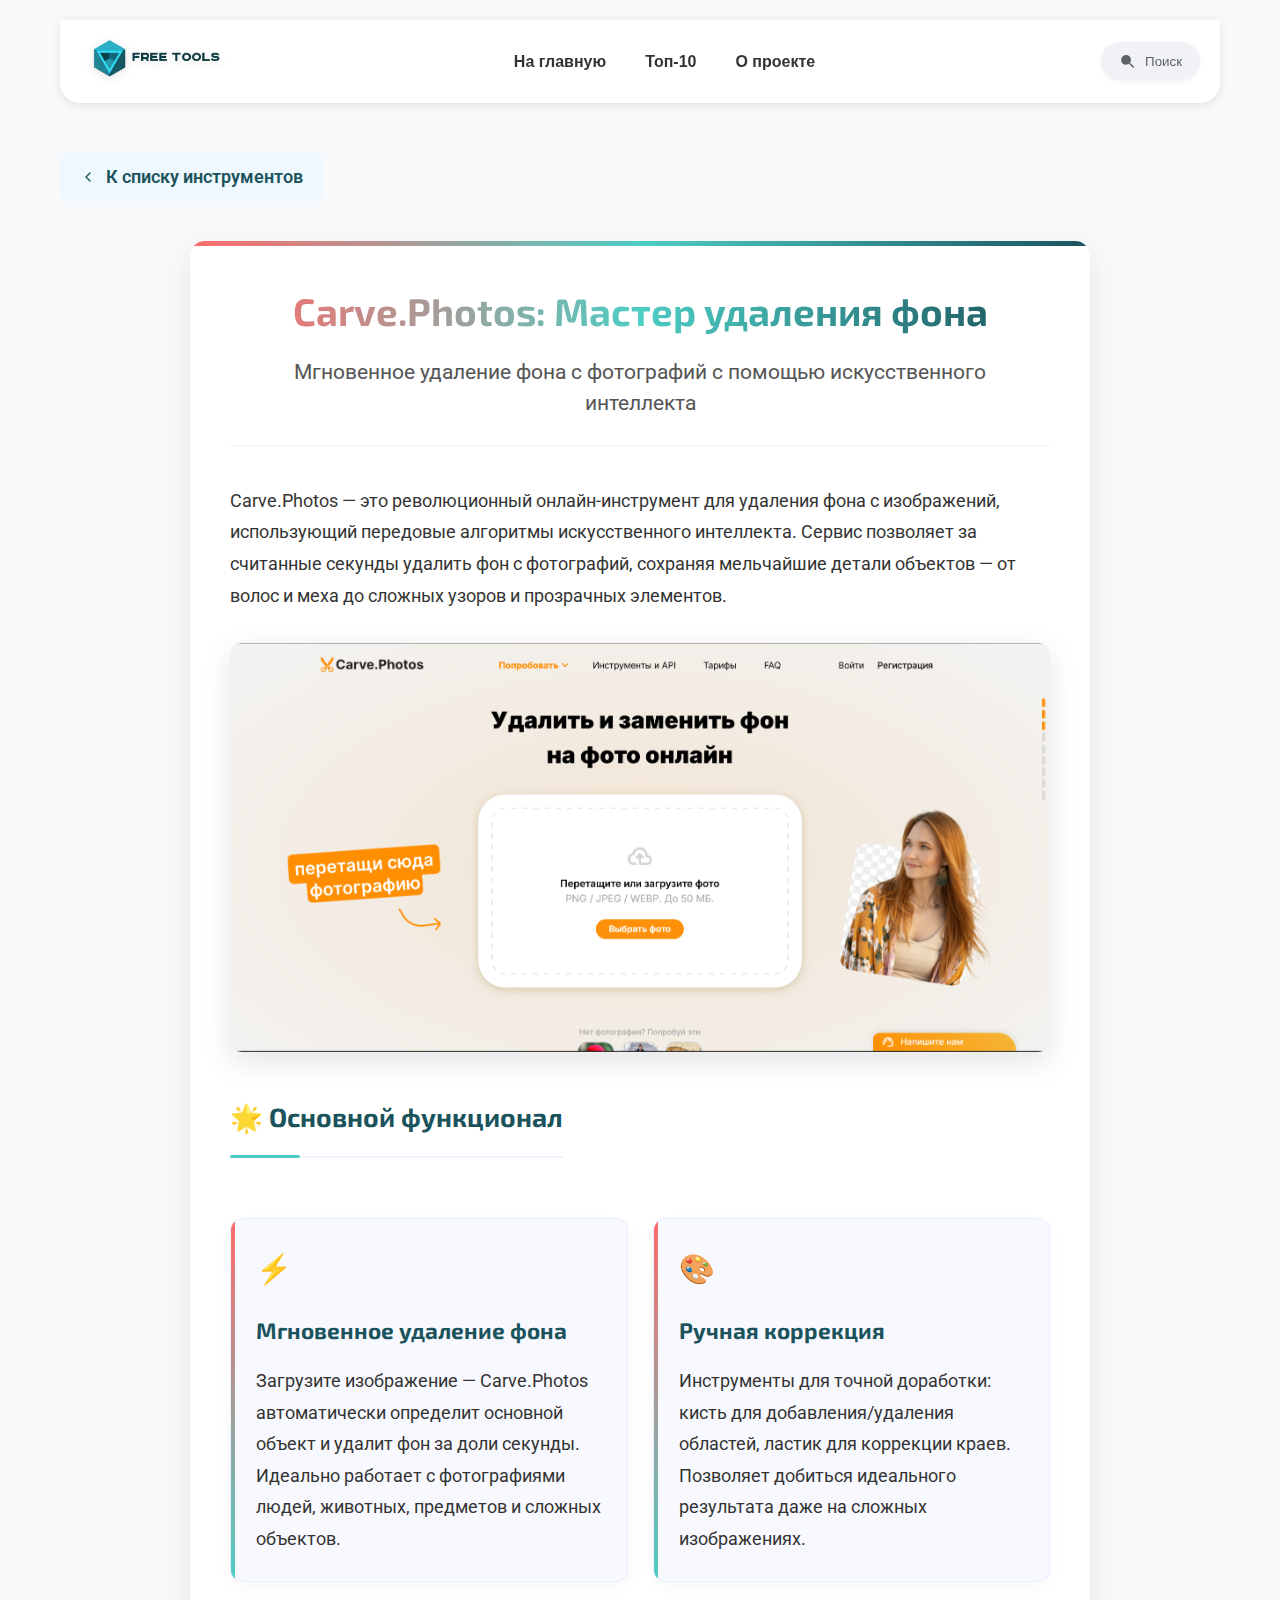
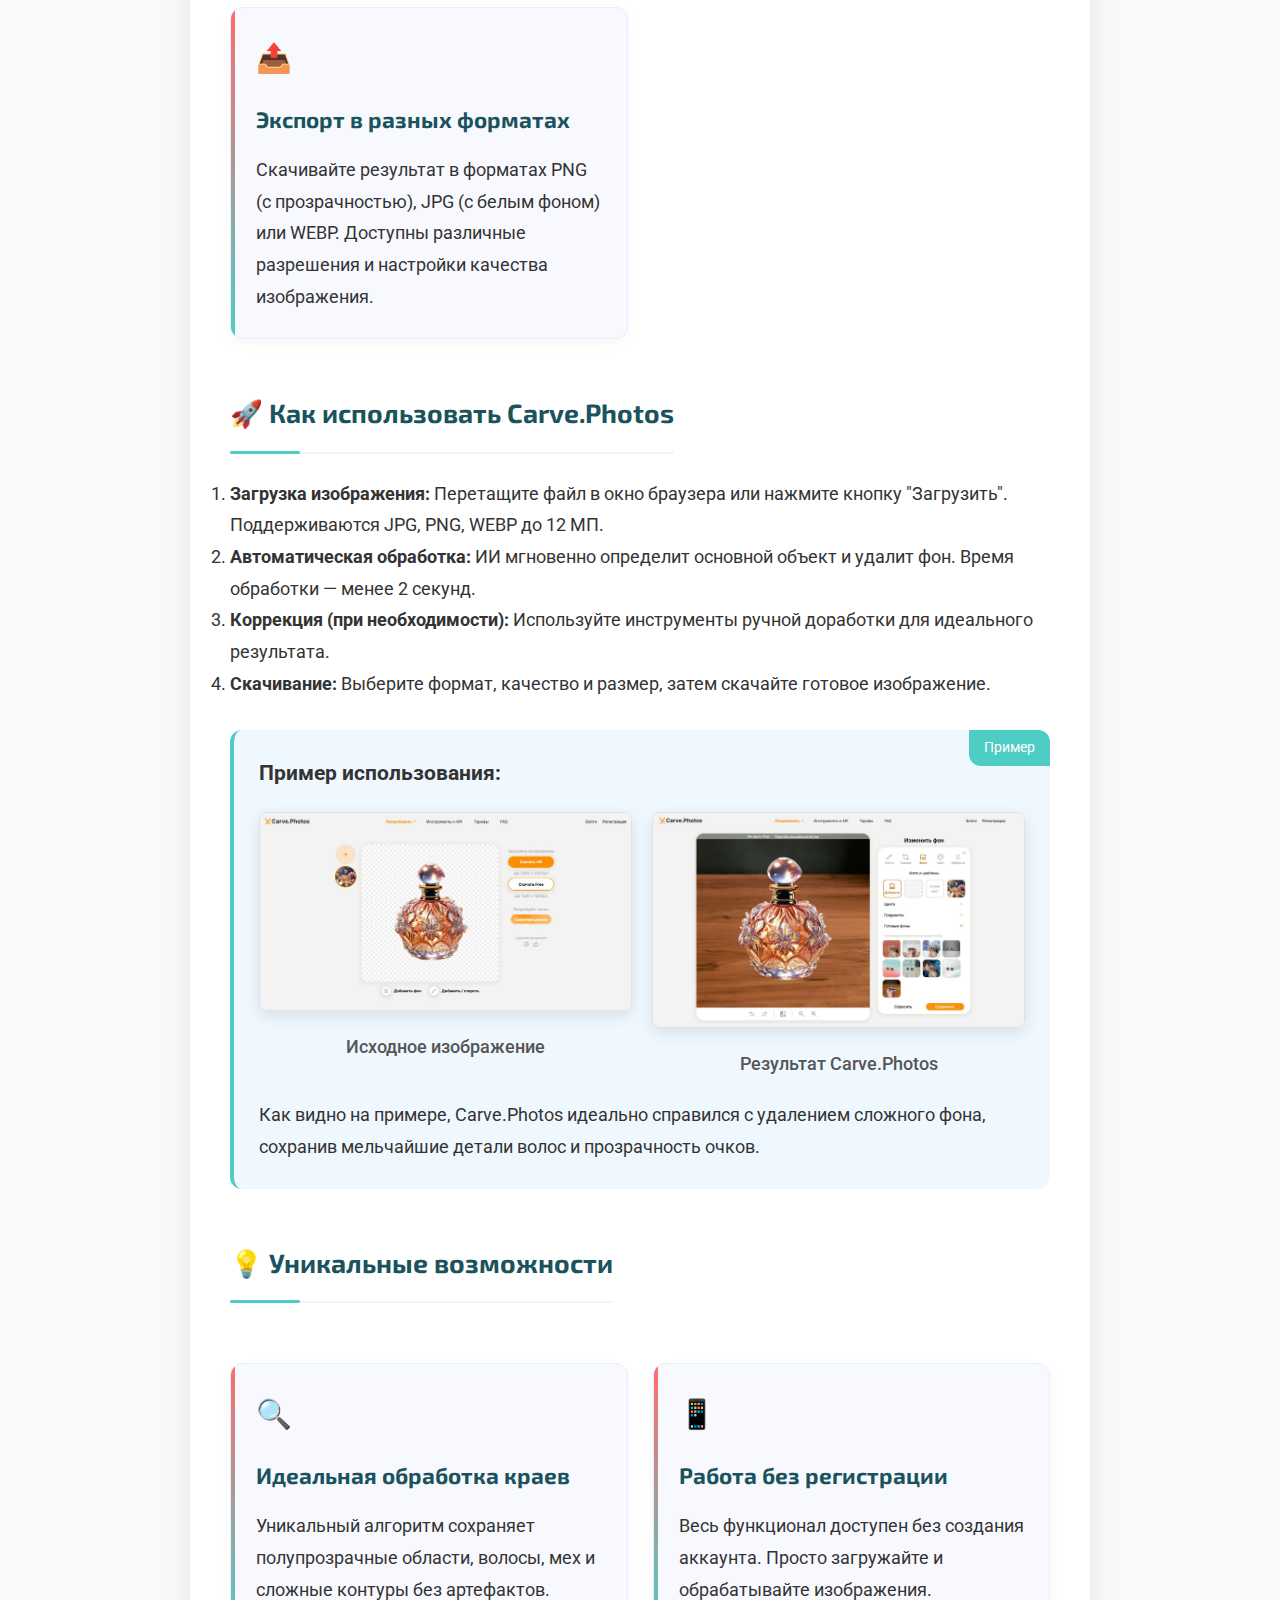
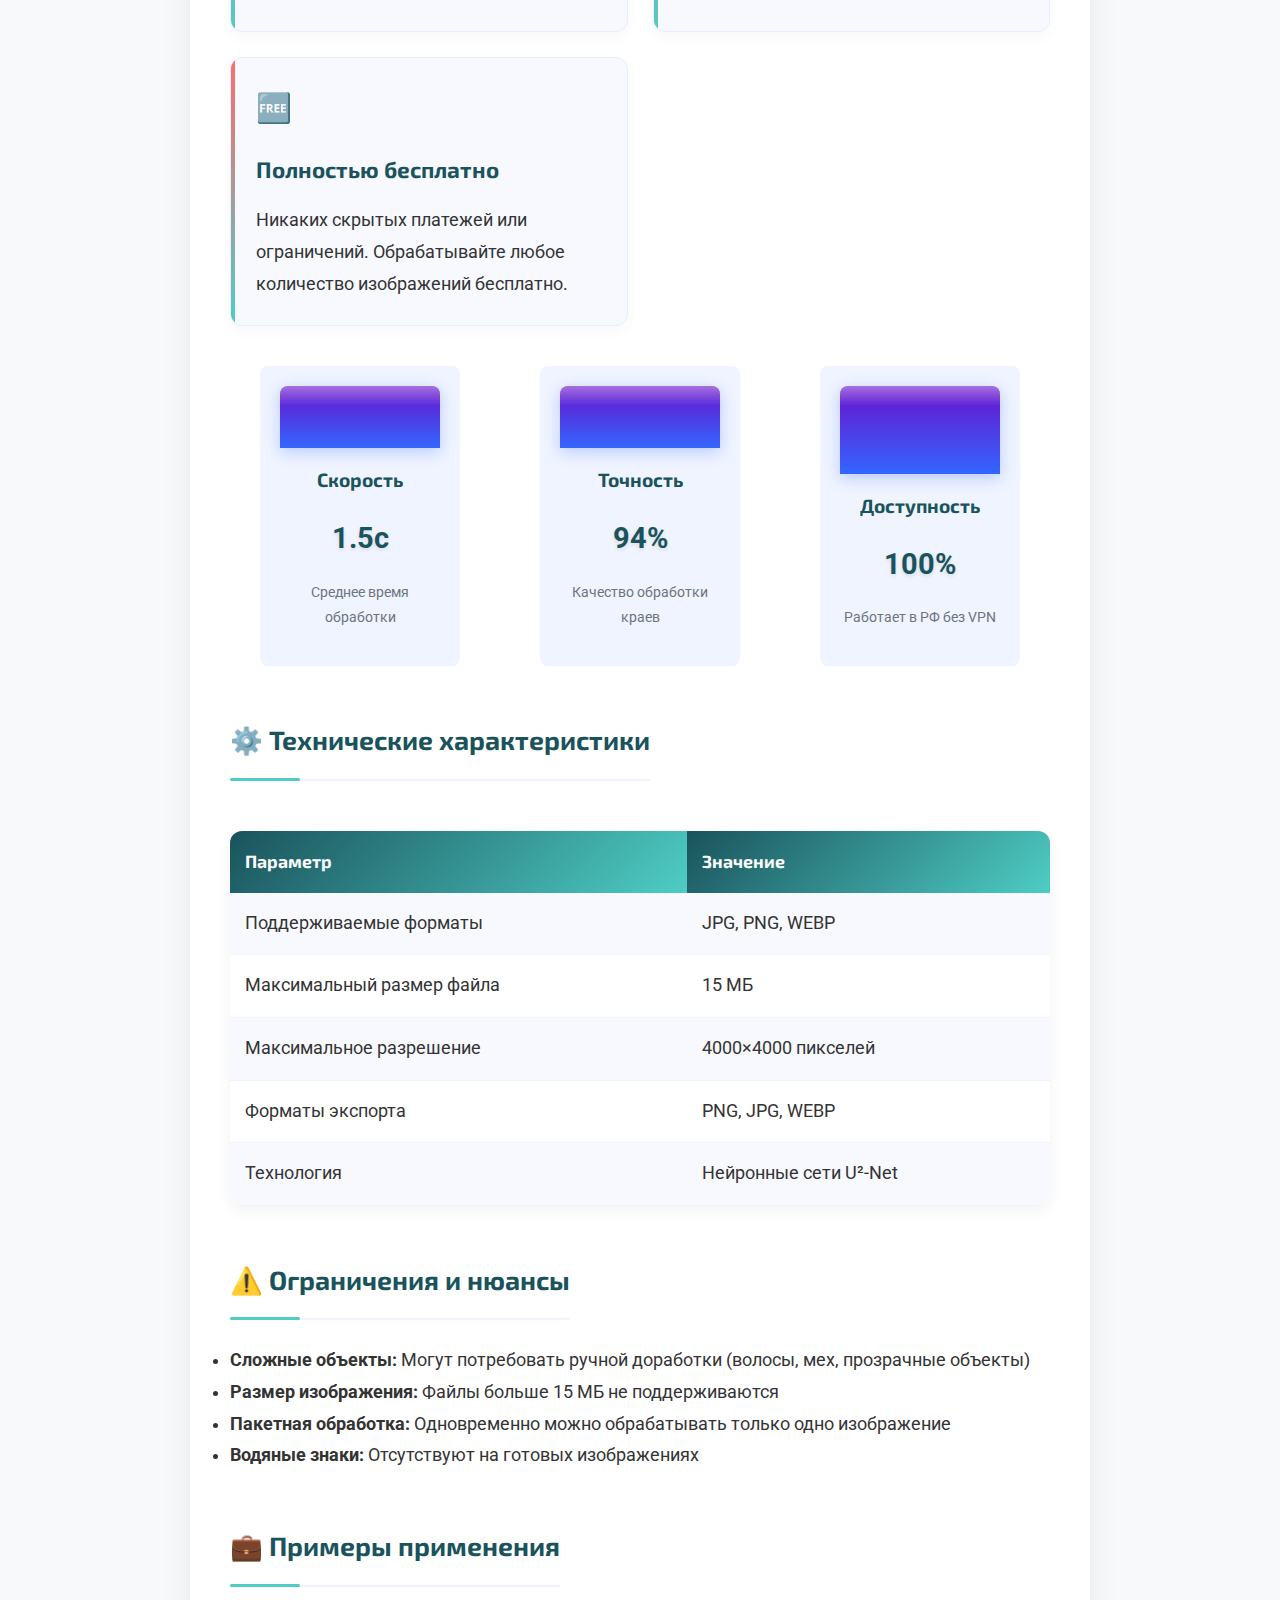
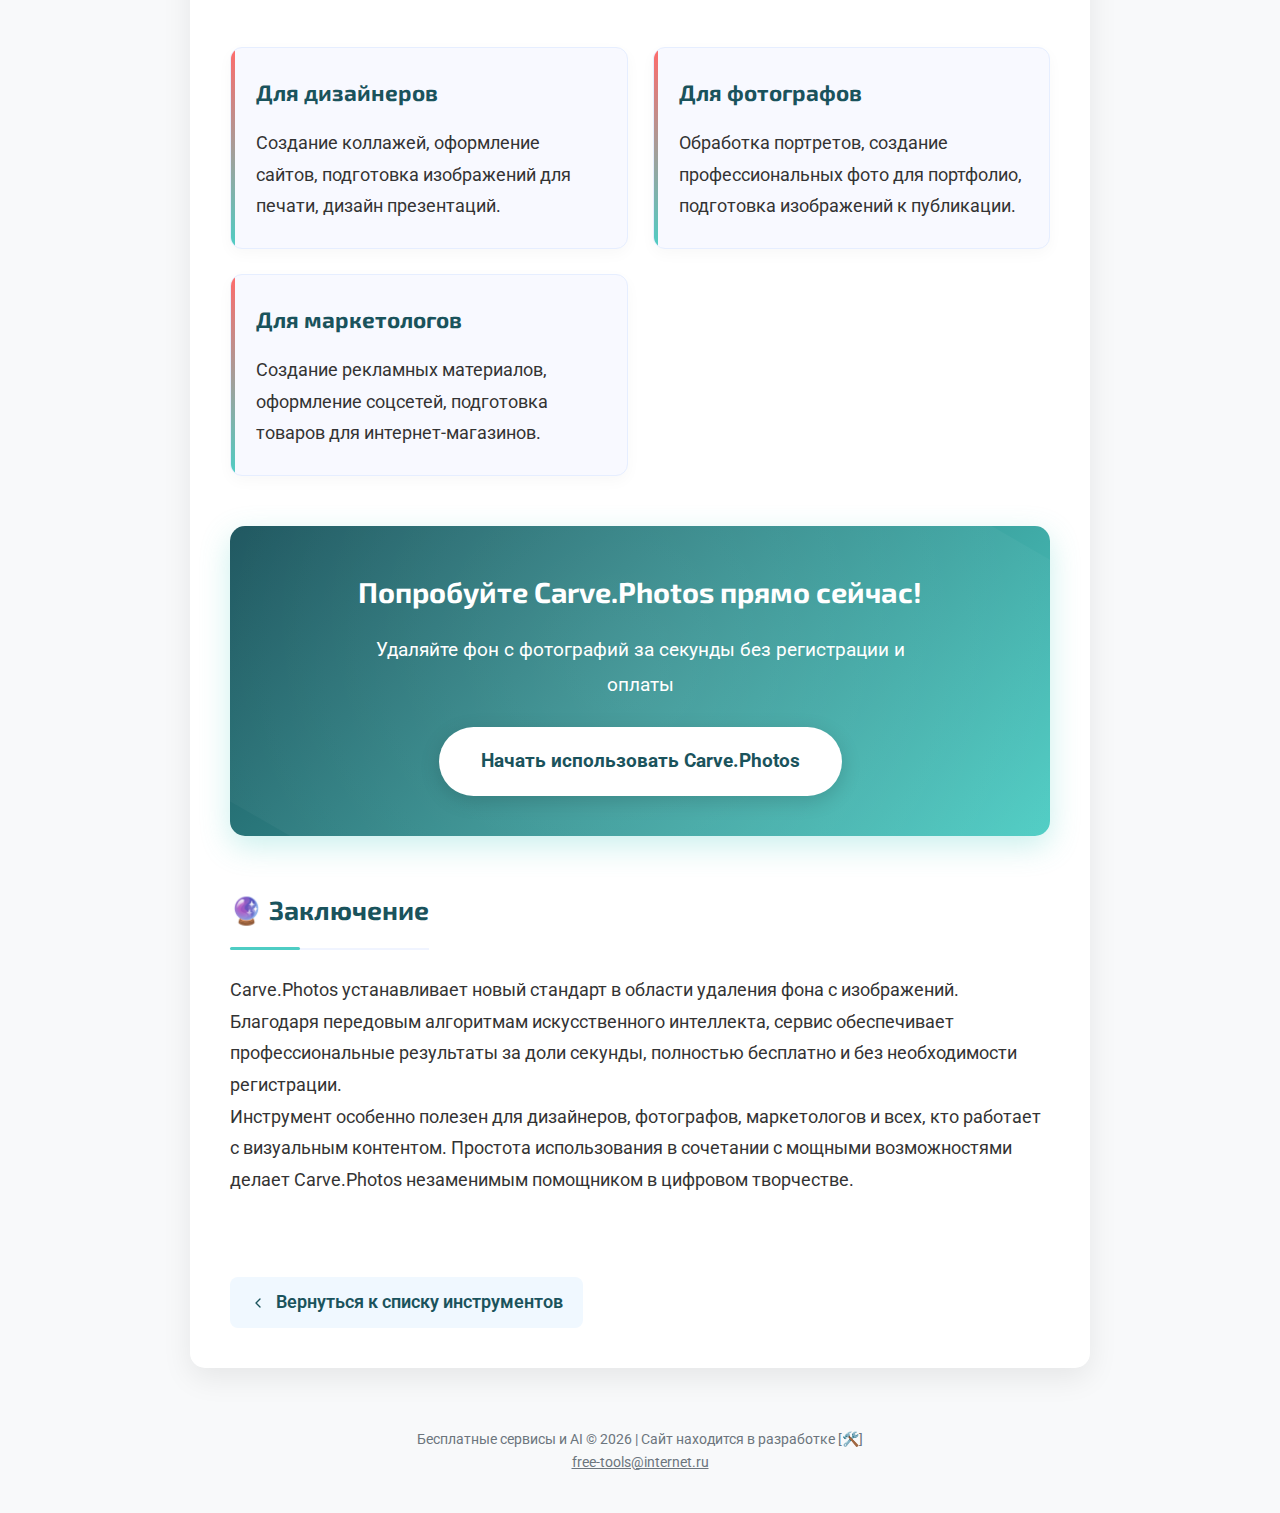
<file: carve-photos.html>
<!DOCTYPE html>
<html lang="ru">
<head>
    <!-- Yandex.Metrika counter -->
    <script type="text/javascript">
        (function(m,e,t,r,i,k,a){m[i]=m[i]||function(){(m[i].a=m[i].a||[]).push(arguments)};
        m[i].l=1*new Date();
        for (var j = 0; j < document.scripts.length; j++) {if (document.scripts[j].src === r) { return; }}
        k=e.createElement(t),a=e.getElementsByTagName(t)[0],k.async=1,k.src=r,a.parentNode.insertBefore(k,a)})
        (window, document, "script", "https://mc.yandex.ru/metrika/tag.js", "ym");

        ym(102614891, "init", {
                clickmap:true,
                trackLinks:true,
                accurateTrackBounce:true
        });
    </script>
    <noscript><div><img src="https://mc.yandex.ru/watch/102614891" style="position:absolute; left:-9999px;" alt="" /></div></noscript>
    <!-- /Yandex.Metrika counter -->
    
    <!-- SEO мета-теги -->
    <meta charset="UTF-8">
    <meta name="viewport" content="width=device-width, initial-scale=1.0">
    <title>Удалить фон с фото онлайн бесплатно за 2 секунды • Carve.Photos</title>
    <meta name="description" content="Автоматическое удаление фона с фото без регистрации. Carve.Photos - лучший ИИ-инструмент для дизайнеров. Сохраняет детали волос и прозрачность. Попробуйте сейчас!">
    <meta name="keywords" content="carve photos, удаление фона онлайн, вырезать объект с фото, инструмент для дизайнеров, обработка изображений, удаление фона бесплатно">
    
    <!-- Open Graph теги -->
    <meta property="og:title" content="Carve.Photos: Удаление фона с фото онлайн">
    <meta property="og:description" content="Мгновенно удаляйте фон с изображений с помощью ИИ. Бесплатный онлайн-инструмент для дизайнеров и фотографов">
    <meta property="og:image" content="images/carve-og.jpg">
    <meta property="og:url" content="https://free-tools.ru/carve-photos.html">
    <meta property="og:type" content="article">

    <!-- Twitter Card -->
    <meta name="twitter:card" content="summary_large_image">
    <meta name="twitter:title" content="Carve.Photos: Удаление фона с фото онлайн">
    <meta name="twitter:description" content="Мгновенно удаляйте фон с изображений с помощью ИИ. Бесплатный онлайн-инструмент для дизайнеров и фотографов">
    <meta name="twitter:image" content="https://free-tools.ru/images/carve-og.jpg">
    
    <!-- Каноническая ссылка -->
    <link rel="canonical" href="https://free-tools.ru/carve-photos.html">
    
    <!-- Фавиконы -->
    <link rel="apple-touch-icon" sizes="180x180" href="favicon/apple-touch-icon.png">
    <link rel="icon" type="image/png" sizes="32x32" href="favicon/favicon-32x32.png">
    <link rel="icon" type="image/png" sizes="16x16" href="favicon/favicon-16x16.png">
    <link rel="shortcut icon" href="favicon/favicon.ico">
    <meta name="msapplication-TileColor" content="#da532c">
    <meta name="theme-color" content="#ffffff">
    
    <!-- Стили -->
    <link rel="preconnect" href="https://fonts.googleapis.com">
    <link rel="preconnect" href="https://fonts.gstatic.com" crossorigin>
    <link href="https://fonts.googleapis.com/css2?family=Exo+2:wght@600;700&family=Roboto:wght@400;500;700&display=swap" rel="stylesheet">
    <link rel="stylesheet" href="styles.css">
    
    <!-- Компоненты -->
    <script type="module" src="components/metrika.js"></script>
    <script type="module" src="components/header.js"></script>
    <script type="module" src="components/footer.js"></script>
    
    <style>
        /* Специфичные стили для страницы статьи */
        .article-container {
            max-width: 900px;
            margin: 40px auto;
            padding: 40px;
            background: white;
            border-radius: 15px;
            box-shadow: 0 10px 30px rgba(0, 0, 0, 0.08);
            position: relative;
            overflow: hidden;
        }
        
        .article-container::before {
            content: "";
            position: absolute;
            top: 0;
            left: 0;
            right: 0;
            height: 5px;
            background: linear-gradient(90deg, #FF6B6B, #4ECDC4, #1A535C);
            z-index: 1;
        }
        
        .article-header {
            text-align: center;
            margin-bottom: 40px;
            padding-bottom: 25px;
            border-bottom: 1px solid #f0f4ff;
            position: relative;
        }
        
        .article-title {
            color: #1A535C;
            font-size: 2.4rem;
            margin-bottom: 15px;
            font-family: 'Exo 2', sans-serif;
            font-weight: 700;
            background: linear-gradient(90deg, #FF6B6B, #4ECDC4, #1A535C);
            -webkit-background-clip: text;
            background-clip: text;
            color: transparent;
        }
        
        .article-subtitle {
            font-size: 1.3rem;
            color: #555;
            max-width: 700px;
            margin: 0 auto;
            line-height: 1.5;
        }
        
        .article-content {
            line-height: 1.8;
            color: #333;
            font-size: 1.1rem;
        }
        
        .article-section {
            margin-bottom: 50px;
            position: relative;
        }
        
        .article-section h2 {
            color: #1A535C;
            margin-bottom: 25px;
            padding-bottom: 15px;
            border-bottom: 2px solid #f0f4ff;
            font-family: 'Exo 2', sans-serif;
            position: relative;
            display: inline-block;
        }
        
        .article-section h2::after {
            content: "";
            position: absolute;
            bottom: -2px;
            left: 0;
            width: 70px;
            height: 3px;
            background: #4ECDC4;
            border-radius: 3px;
        }
        
        .article-features {
            display: grid;
            grid-template-columns: repeat(auto-fill, minmax(300px, 1fr));
            gap: 25px;
            margin: 35px 0;
        }
        
        .feature-card {
            background: #f8f9ff;
            padding: 25px;
            border-radius: 12px;
            border: 1px solid #e6eeff;
            box-shadow: 0 5px 15px rgba(0, 0, 0, 0.03);
            transition: all 0.3s ease;
            position: relative;
            overflow: hidden;
        }
        
        .feature-card:hover {
            transform: translateY(-5px);
            box-shadow: 0 10px 25px rgba(78, 205, 196, 0.1);
            border-color: #c2f0ec;
        }
        
        .feature-card::before {
            content: "";
            position: absolute;
            top: 0;
            left: 0;
            width: 4px;
            height: 100%;
            background: linear-gradient(to bottom, #FF6B6B, #4ECDC4);
        }
        
        .feature-card h3 {
            margin-top: 0;
            color: #1A535C;
            font-family: 'Exo 2', sans-serif;
            font-size: 1.4rem;
            margin-bottom: 15px;
        }
        
        .feature-card .feature-icon {
            font-size: 1.8rem;
            margin-bottom: 15px;
            color: #4ECDC4;
        }
        
        .example-block {
            background: #f0f8ff;
            padding: 25px;
            border-radius: 12px;
            margin: 30px 0;
            border-left: 4px solid #4ECDC4;
            position: relative;
            overflow: hidden;
        }
        
        .example-block::before {
            content: "Пример";
            position: absolute;
            top: 0;
            right: 0;
            background: #4ECDC4;
            color: white;
            padding: 5px 15px;
            font-size: 0.9rem;
            border-bottom-left-radius: 12px;
        }
        
        .image-comparison {
            display: flex;
            gap: 20px;
            margin: 20px 0;
            flex-wrap: wrap;
        }
        
        .image-comparison-item {
            flex: 1;
            min-width: 300px;
            text-align: center;
        }
        
        .image-comparison-item img {
            max-width: 100%;
            border-radius: 8px;
            box-shadow: 0 5px 15px rgba(0, 0, 0, 0.1);
            border: 1px solid #e0e0e0;
        }
        
        .image-comparison-item p {
            margin-top: 10px;
            font-weight: 500;
            color: #555;
        }
        
        .cta-box {
            text-align: center;
            padding: 40px 30px;
            background: linear-gradient(135deg, #1A535C, #4ECDC4);
            color: white;
            border-radius: 15px;
            margin: 50px 0;
            position: relative;
            overflow: hidden;
            box-shadow: 0 10px 30px rgba(78, 205, 196, 0.3);
        }
        
        .cta-box::before {
            content: "";
            position: absolute;
            top: -50%;
            left: -50%;
            width: 200%;
            height: 200%;
            background: radial-gradient(circle, rgba(255,255,255,0.1) 0%, rgba(255,255,255,0) 70%);
            transform: rotate(30deg);
        }
        
        .cta-title {
            font-size: 1.8rem;
            margin-bottom: 15px;
            font-family: 'Exo 2', sans-serif;
            position: relative;
            z-index: 1;
        }
        
        .cta-text {
            font-size: 1.2rem;
            margin-bottom: 25px;
            position: relative;
            z-index: 1;
            max-width: 600px;
            margin-left: auto;
            margin-right: auto;
        }
        
        .cta-button {
            display: inline-block;
            background: white;
            color: #1A535C;
            padding: 15px 40px;
            border-radius: 50px;
            text-decoration: none;
            font-weight: bold;
            font-size: 1.2rem;
            transition: all 0.4s ease;
            position: relative;
            z-index: 1;
            box-shadow: 0 5px 20px rgba(0, 0, 0, 0.15);
            border: 2px solid transparent;
        }
        
        .cta-button:hover {
            transform: translateY(-5px);
            box-shadow: 0 10px 30px rgba(0, 0, 0, 0.2);
            background: #f0f8ff;
            border-color: #1A535C;
        }
        
        .back-link {
            display: inline-flex;
            align-items: center;
            margin-top: 30px;
            color: #1A535C;
            text-decoration: none;
            font-weight: 600;
            font-size: 1.1rem;
            padding: 10px 20px;
            border-radius: 8px;
            background: #f0f8ff;
            transition: all 0.3s ease;
        }
        
        .back-link:hover {
            background: #e0eeff;
            transform: translateX(-5px);
        }
        
        .back-link svg {
            margin-right: 10px;
            transition: transform 0.3s ease;
        }
        
        .back-link:hover svg {
            transform: translateX(-5px);
        }
        
        .article-image {
            max-width: 100%;
            border-radius: 12px;
            margin: 30px 0;
            box-shadow: 0 10px 30px rgba(0, 0, 0, 0.1);
            border: 1px solid #f0f0f0;
        }
        
        .tech-table {
            width: 100%;
            border-collapse: collapse;
            margin: 25px 0;
            box-shadow: 0 5px 15px rgba(0, 0, 0, 0.05);
            border-radius: 12px;
            overflow: hidden;
        }
        
        .tech-table th {
            background: linear-gradient(135deg, #1A535C, #4ECDC4);
            color: white;
            text-align: left;
            padding: 15px;
            font-family: 'Exo 2', sans-serif;
        }
        
        .tech-table td {
            padding: 15px;
            border-bottom: 1px solid #f0f4ff;
        }
        
        .tech-table tr:nth-child(even) {
            background: #f8f9ff;
        }
        
        .tech-table tr:hover {
            background: #eef5ff;
        }
        
        .comparison-chart {
            display: flex;
            justify-content: space-between;
            margin: 40px 0;
            gap: 20px;
        }
        
        .chart-bar {
            flex: 1;
            background: #f0f4ff;
            border-radius: 8px;
            padding: 20px;
            text-align: center;
            position: relative;
            overflow: hidden;
        }
        
        .chart-bar::before {
            content: "";
            position: absolute;
            bottom: 0;
            left: 0;
            width: 100%;
            height: var(--height);
            background: linear-gradient(to top, #FF6B6B, #4ECDC4);
            border-radius: 0 0 8px 8px;
            z-index: 0;
        }
        
        .chart-bar-content {
            position: relative;
            z-index: 1;
        }
        
        .chart-bar h3 {
            margin-top: 0;
            color: #1A535C;
            font-family: 'Exo 2', sans-serif;
        }
        
        .chart-bar .value {
            font-size: 1.8rem;
            font-weight: bold;
            color: #1A535C;
            margin: 15px 0;
        }
        
        /* Адаптивность */
        @media (max-width: 900px) {
            .article-container {
                padding: 30px 20px;
                margin: 20px 15px;
            }
            
            .article-title {
                font-size: 2rem;
            }
            
            .article-features {
                grid-template-columns: 1fr;
            }
            
            .comparison-chart {
                flex-direction: column;
            }
            
            .tech-table {
                display: block;
                overflow-x: auto;
            }
        }
        
        @media (max-width: 600px) {
            .article-title {
                font-size: 1.8rem;
            }
            
            .article-subtitle {
                font-size: 1.1rem;
            }
            
            .cta-title {
                font-size: 1.5rem;
            }
            
            .cta-text {
                font-size: 1rem;
            }
            
            .cta-button {
                padding: 12px 30px;
                font-size: 1rem;
            }
        }
    </style>
    
    <!-- JSON-LD разметка для SEO -->
    <script type="application/ld+json">
    {
      "@context": "https://schema.org",
      "@type": "Article",
      "headline": "Carve.Photos: Удаление фона с фото онлайн",
      "description": "Полное руководство по использованию Carve.Photos для удаления фона с изображений",
      "image": "https://free-tools.ru/images/carve-og.jpg",
      "author": {
        "@type": "Organization",
        "name": "Бесплатные инструменты"
      },
      "publisher": {
        "@type": "Organization",
        "name": "Бесплатные инструменты",
        "logo": {
          "@type": "ImageObject",
          "url": "https://free-tools.ru/images/logo.png"
        }
      },
      "datePublished": "2025-07-18",
      "mainEntityOfPage": {
        "@type": "WebPage",
        "@id": "https://free-tools.ru/carve-photos.html"
      }
    }
    </script>
</head>
<body>
    <!-- Шапка сайта через компонент -->
    <free-header></free-header>

    <main class="container">
        <a href="index.html#design" class="back-link">
            <svg width="16" height="16" viewBox="0 0 24 24" fill="none" xmlns="http://www.w3.org/2000/svg">
                <path d="M15 18L9 12L15 6" stroke="currentColor" stroke-width="2" stroke-linecap="round" stroke-linejoin="round"/>
            </svg>
            К списку инструментов
        </a>
        
        <div class="article-container">
            <div class="article-header">
                <h1 class="article-title">Carve.Photos: Мастер удаления фона</h1>
                <p class="article-subtitle">Мгновенное удаление фона с фотографий с помощью искусственного интеллекта</p>
            </div>
            
            <div class="article-content">
                <div class="article-section">
                    <p>Carve.Photos — это революционный онлайн-инструмент для удаления фона с изображений, использующий передовые алгоритмы искусственного интеллекта. Сервис позволяет за считанные секунды удалить фон с фотографий, сохраняя мельчайшие детали объектов — от волос и меха до сложных узоров и прозрачных элементов.</p>
                    
                    <img src="images/carve-screenshot.jpg" alt="Интерфейс Carve.Photos" class="article-image">
                    
                    <h2>🌟 Основной функционал</h2>
                    <div class="article-features">
                        <div class="feature-card">
                            <div class="feature-icon">⚡</div>
                            <h3>Мгновенное удаление фона</h3>
                            <p>Загрузите изображение — Carve.Photos автоматически определит основной объект и удалит фон за доли секунды. Идеально работает с фотографиями людей, животных, предметов и сложных объектов.</p>
                        </div>
                        
                        <div class="feature-card">
                            <div class="feature-icon">🎨</div>
                            <h3>Ручная коррекция</h3>
                            <p>Инструменты для точной доработки: кисть для добавления/удаления областей, ластик для коррекции краев. Позволяет добиться идеального результата даже на сложных изображениях.</p>
                        </div>
                        
                        <div class="feature-card">
                            <div class="feature-icon">📤</div>
                            <h3>Экспорт в разных форматах</h3>
                            <p>Скачивайте результат в форматах PNG (с прозрачностью), JPG (с белым фоном) или WEBP. Доступны различные разрешения и настройки качества изображения.</p>
                        </div>
                    </div>
                </div>
                
                <div class="article-section">
                    <h2>🚀 Как использовать Carve.Photos</h2>
                    
                    <ol>
                        <li><strong>Загрузка изображения:</strong> Перетащите файл в окно браузера или нажмите кнопку "Загрузить". Поддерживаются JPG, PNG, WEBP до 12 МП.</li>
                        
                        <li><strong>Автоматическая обработка:</strong> ИИ мгновенно определит основной объект и удалит фон. Время обработки — менее 2 секунд.</li>
                        
                        <li><strong>Коррекция (при необходимости):</strong> Используйте инструменты ручной доработки для идеального результата.</li>
                        
                        <li><strong>Скачивание:</strong> Выберите формат, качество и размер, затем скачайте готовое изображение.</li>
                    </ol>
                    
                    <div class="example-block">
                        <h3>Пример использования:</h3>
                        
                        <div class="image-comparison">
                            <div class="image-comparison-item">
                                <img src="images/carve-before.jpg" alt="Изображение до обработки">
                                <p>Исходное изображение</p>
                            </div>
                            
                            <div class="image-comparison-item">
                                <img src="images/carve-after.jpg" alt="Изображение после обработки">
                                <p>Результат Carve.Photos</p>
                            </div>
                        </div>
                        
                        <p>Как видно на примере, Carve.Photos идеально справился с удалением сложного фона, сохранив мельчайшие детали волос и прозрачность очков.</p>
                    </div>
                </div>
                
                <div class="article-section">
                    <h2>💡 Уникальные возможности</h2>
                    
                    <div class="article-features">
                        <div class="feature-card">
                            <div class="feature-icon">🔍</div>
                            <h3>Идеальная обработка краев</h3>
                            <p>Уникальный алгоритм сохраняет полупрозрачные области, волосы, мех и сложные контуры без артефактов.</p>
                        </div>
                        
                        <div class="feature-card">
                            <div class="feature-icon">📱</div>
                            <h3>Работа без регистрации</h3>
                            <p>Весь функционал доступен без создания аккаунта. Просто загружайте и обрабатывайте изображения.</p>
                        </div>
                        
                        <div class="feature-card">
                            <div class="feature-icon">🆓</div>
                            <h3>Полностью бесплатно</h3>
                            <p>Никаких скрытых платежей или ограничений. Обрабатывайте любое количество изображений бесплатно.</p>
                        </div>
                    </div>
                    
                   <div class="comparison-chart">
                        <div class="chart-bar">
                            <div class="chart-bar-fill" style="--height: 90%"></div>
                            <div class="chart-bar-content">
                                <h3>Скорость</h3>
                                <div class="value">1.5с</div>
                                <p>Среднее время обработки</p>
                            </div>
                        </div>
                        
                        <div class="chart-bar">
                            <div class="chart-bar-fill" style="--height: 85%"></div>
                            <div class="chart-bar-content">
                                <h3>Точность</h3>
                                <div class="value">94%</div>
                                <p>Качество обработки краев</p>
                            </div>
                        </div>
                        
                        <div class="chart-bar">
                            <div class="chart-bar-fill" style="--height: 95%"></div>
                            <div class="chart-bar-content">
                                <h3>Доступность</h3>
                                <div class="value">100%</div>
                                <p>Работает в РФ без VPN</p>
                            </div>
                        </div>
                    </div>
                </div>
                
                <div class="article-section">
                    <h2>⚙️ Технические характеристики</h2>
                    
                    <table class="tech-table">
                        <tr>
                            <th>Параметр</th>
                            <th>Значение</th>
                        </tr>
                        <tr>
                            <td>Поддерживаемые форматы</td>
                            <td>JPG, PNG, WEBP</td>
                        </tr>
                        <tr>
                            <td>Максимальный размер файла</td>
                            <td>15 МБ</td>
                        </tr>
                        <tr>
                            <td>Максимальное разрешение</td>
                            <td>4000×4000 пикселей</td>
                        </tr>
                        <tr>
                            <td>Форматы экспорта</td>
                            <td>PNG, JPG, WEBP</td>
                        </tr>
                        <tr>
                            <td>Технология</td>
                            <td>Нейронные сети U²-Net</td>
                        </tr>
                    </table>
                </div>
                
                <div class="article-section">
                    <h2>⚠️ Ограничения и нюансы</h2>
                    
                    <ul>
                        <li><strong>Сложные объекты:</strong> Могут потребовать ручной доработки (волосы, мех, прозрачные объекты)</li>
                        
                        <li><strong>Размер изображения:</strong> Файлы больше 15 МБ не поддерживаются</li>
                        
                        <li><strong>Пакетная обработка:</strong> Одновременно можно обрабатывать только одно изображение</li>
                        
                        <li><strong>Водяные знаки:</strong> Отсутствуют на готовых изображениях</li>
                    </ul>
                </div>
                
                <div class="article-section">
                    <h2>💼 Примеры применения</h2>
                    
                    <div class="article-features">
                        <div class="feature-card">
                            <h3>Для дизайнеров</h3>
                            <p>Создание коллажей, оформление сайтов, подготовка изображений для печати, дизайн презентаций.</p>
                        </div>
                        
                        <div class="feature-card">
                            <h3>Для фотографов</h3>
                            <p>Обработка портретов, создание профессиональных фото для портфолио, подготовка изображений к публикации.</p>
                        </div>
                        
                        <div class="feature-card">
                            <h3>Для маркетологов</h3>
                            <p>Создание рекламных материалов, оформление соцсетей, подготовка товаров для интернет-магазинов.</p>
                        </div>
                    </div>
                    
                    <div class="cta-box">
                        <h3 class="cta-title">Попробуйте Carve.Photos прямо сейчас!</h3>
                        <p class="cta-text">Удаляйте фон с фотографий за секунды без регистрации и оплаты</p>
                        <a href="https://carve.photos/" target="_blank" class="cta-button">Начать использовать Carve.Photos</a>
                    </div>
                </div>
                
                <div class="article-section">
                    <h2>🔮 Заключение</h2>
                    <p>Carve.Photos устанавливает новый стандарт в области удаления фона с изображений. Благодаря передовым алгоритмам искусственного интеллекта, сервис обеспечивает профессиональные результаты за доли секунды, полностью бесплатно и без необходимости регистрации.</p>
                    
                    <p>Инструмент особенно полезен для дизайнеров, фотографов, маркетологов и всех, кто работает с визуальным контентом. Простота использования в сочетании с мощными возможностями делает Carve.Photos незаменимым помощником в цифровом творчестве.</p>
                </div>
                
                <a href="index.html#design" class="back-link">
                    <svg width="16" height="16" viewBox="0 0 24 24" fill="none" xmlns="http://www.w3.org/2000/svg">
                        <path d="M15 18L9 12L15 6" stroke="currentColor" stroke-width="2" stroke-linecap="round" stroke-linejoin="round"/>
                    </svg>
                    Вернуться к списку инструментов
                </a>
            </div>
        </div>
    </main>

    <!-- Подвал сайта через компонент -->
    <free-footer></free-footer>
</body>
</html>
</file>
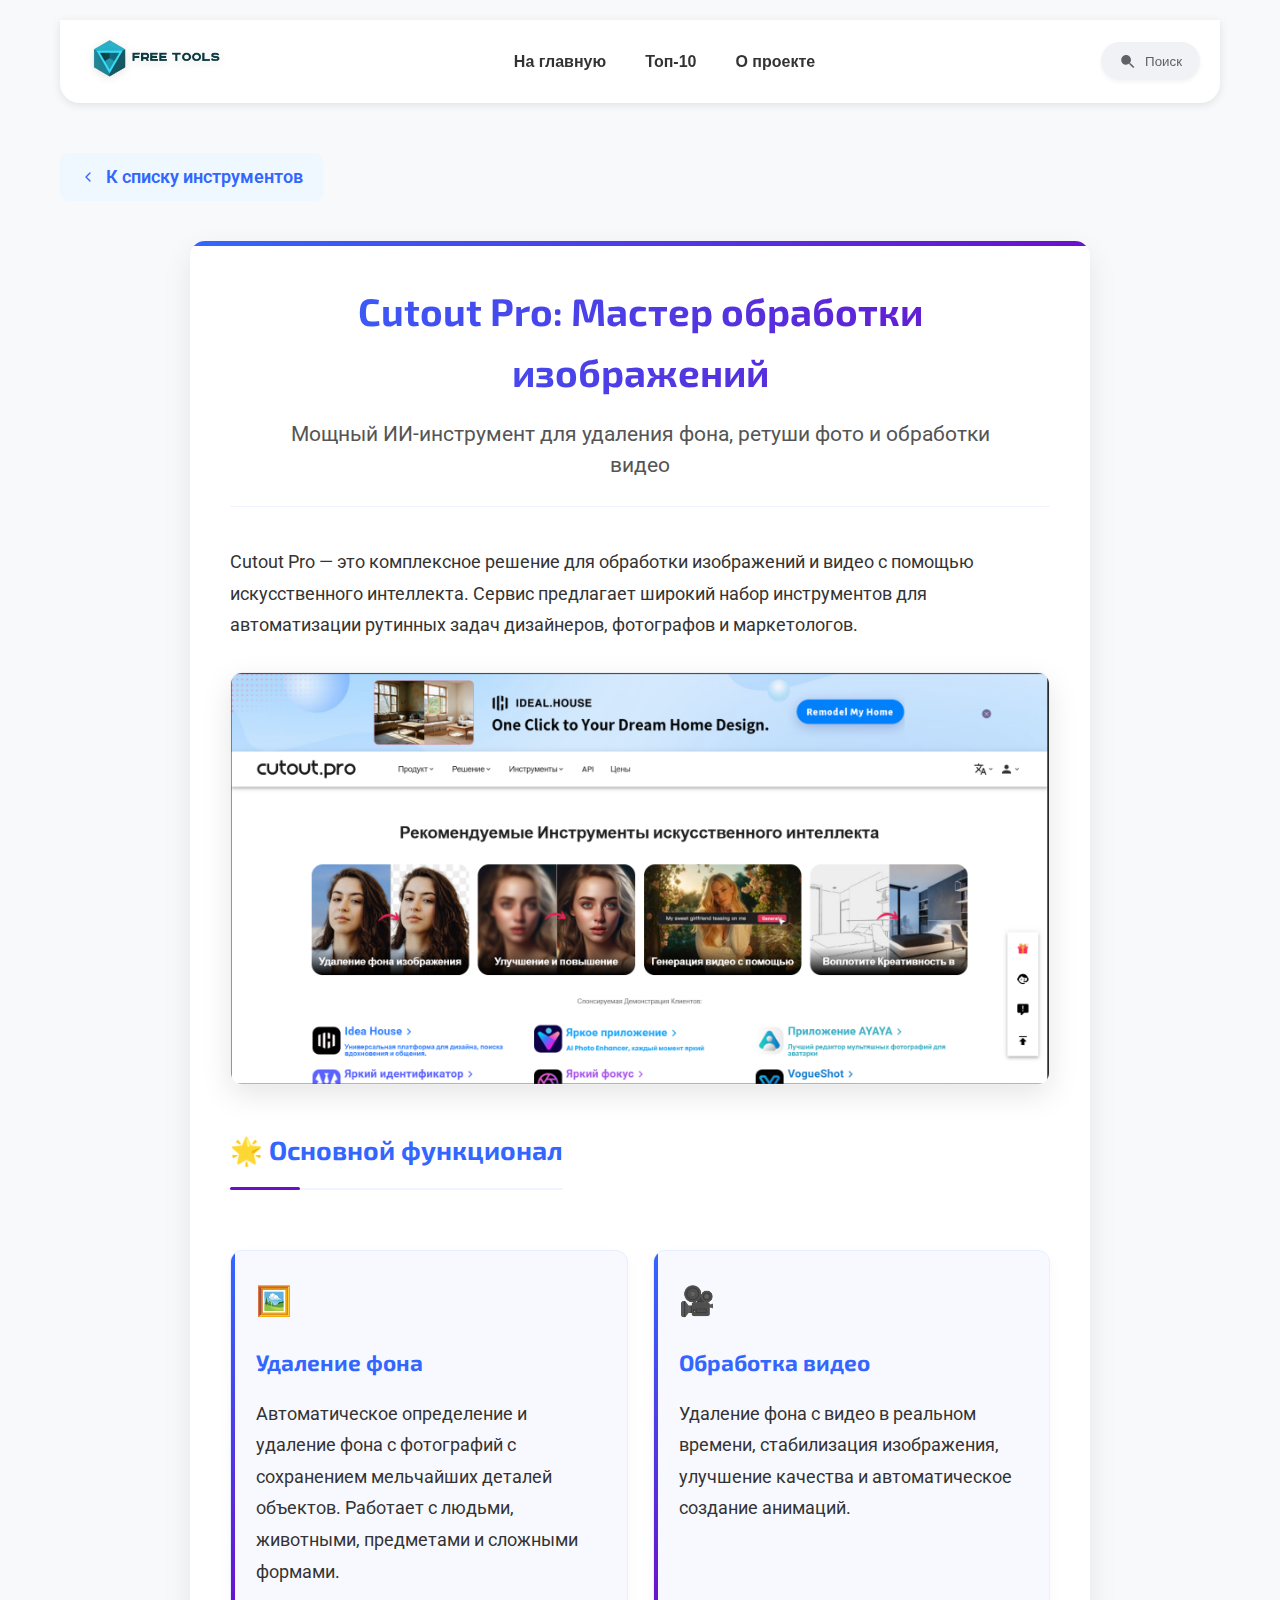
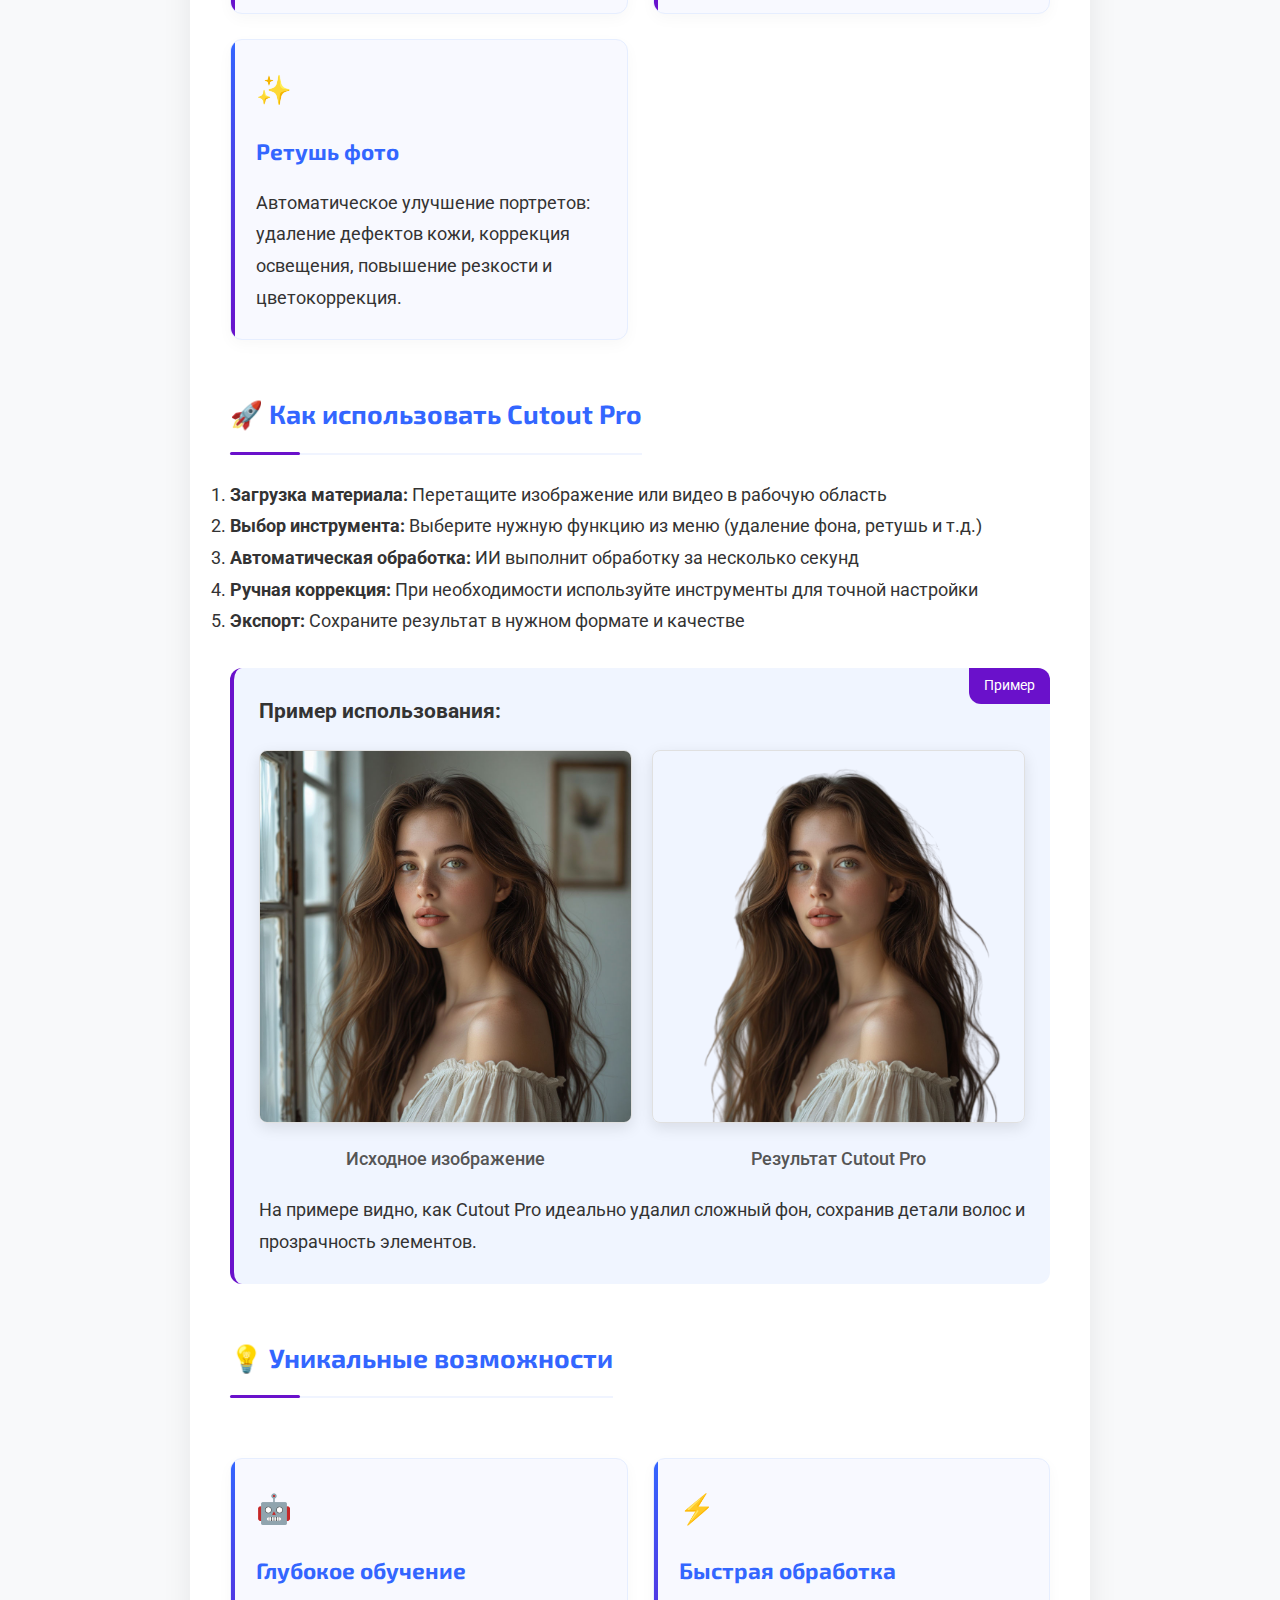
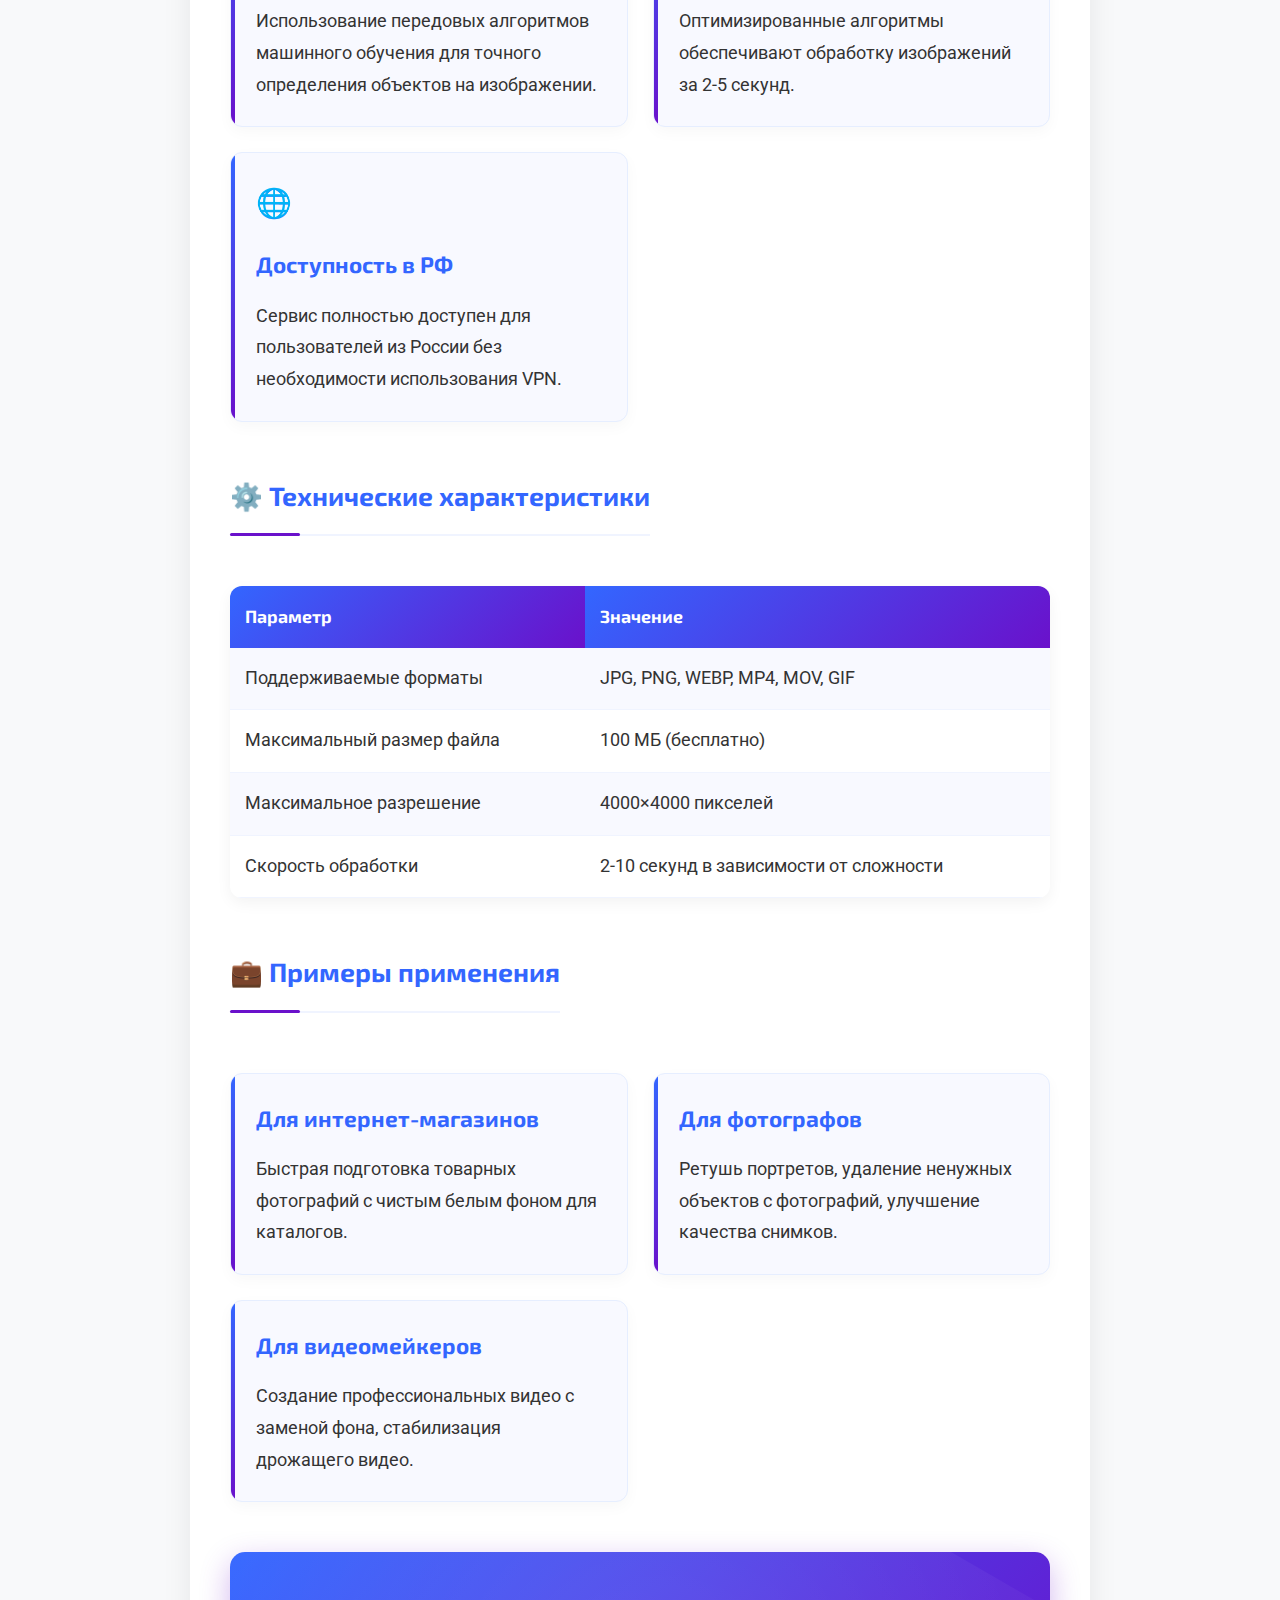
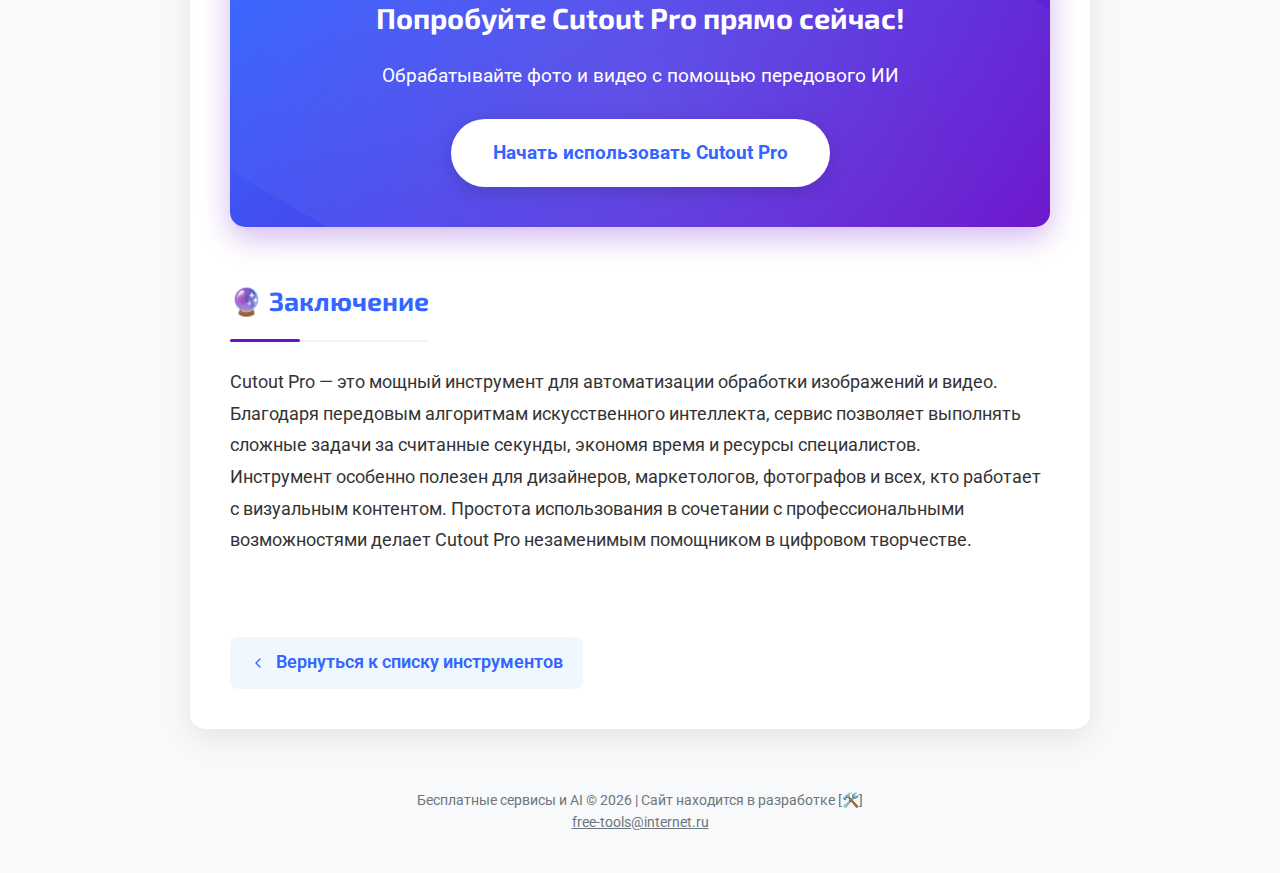
<file: cutout-pro.html>
<!DOCTYPE html>
<html lang="ru">
<head>
    <!-- Yandex.Metrika counter -->
    <script type="text/javascript">
        (function(m,e,t,r,i,k,a){m[i]=m[i]||function(){(m[i].a=m[i].a||[]).push(arguments)};
        m[i].l=1*new Date();
        for (var j = 0; j < document.scripts.length; j++) {if (document.scripts[j].src === r) { return; }}
        k=e.createElement(t),a=e.getElementsByTagName(t)[0],k.async=1,k.src=r,a.parentNode.insertBefore(k,a)})
        (window, document, "script", "https://mc.yandex.ru/metrika/tag.js", "ym");

        ym(102614891, "init", {
                clickmap:true,
                trackLinks:true,
                accurateTrackBounce:true
        });
    </script>
    <noscript><div><img src="https://mc.yandex.ru/watch/102614891" style="position:absolute; left:-9999px;" alt="" /></div></noscript>
    <!-- /Yandex.Metrika counter -->
    
    <!-- SEO мета-теги -->
    <meta charset="UTF-8">
    <meta name="viewport" content="width=device-width, initial-scale=1.0">
    <title>Cutout Pro: Удаление фона, ретушь фото и видео с ИИ | Бесплатные инструменты</title>
    <meta name="description" content="Обрабатывайте фото и видео за секунды! Cutout Pro: удаление фона, улучшение качества, анимация, ретушь с ИИ. Бесплатные функции, пошаговые инструкции, примеры.">
    
    <!-- Open Graph теги -->
    <meta property="og:title" content="Cutout Pro: ИИ-инструмент для обработки фото и видео">
    <meta property="og:description" content="Автоматическое удаление фона, ретушь фото и обработка видео с помощью искусственного интеллекта">
    <meta property="og:image" content="https://free-tools.ru/images/cutout-og.jpg">
    <meta property="og:url" content="https://free-tools.ru/cutout-pro.html">
    <meta property="og:type" content="article">

    <!-- Twitter Card -->
    <meta name="twitter:card" content="summary_large_image">
    <meta name="twitter:title" content="Cutout Pro: ИИ-инструмент для обработки фото и видео">
    <meta name="twitter:description" content="Автоматическое удаление фона, ретушь фото и обработка видео с помощью искусственного интеллекта">
    <meta name="twitter:image" content="https://free-tools.ru/images/cutout-og.jpg">
    
    <!-- Каноническая ссылка -->
    <link rel="canonical" href="https://free-tools.ru/cutout-pro.html">
    
    <!-- Фавиконы -->
    <link rel="apple-touch-icon" sizes="180x180" href="favicon/apple-touch-icon.png">
    <link rel="icon" type="image/png" sizes="32x32" href="favicon/favicon-32x32.png">
    <link rel="icon" type="image/png" sizes="16x16" href="favicon/favicon-16x16.png">
    <link rel="shortcut icon" href="favicon/favicon.ico">
    
    <!-- Шрифты -->
    <link rel="preconnect" href="https://fonts.googleapis.com">
    <link rel="preconnect" href="https://fonts.gstatic.com" crossorigin>
    <link href="https://fonts.googleapis.com/css2?family=Exo+2:wght@600;700&family=Roboto:wght@400;500;700&display=swap" rel="stylesheet">
    
    <!-- Стили -->
    <link rel="stylesheet" href="styles.css">
    
    <!-- Компоненты -->
    <script type="module" src="components/metrika.js"></script>
    <script type="module" src="components/header.js"></script>
    <script type="module" src="components/footer.js"></script>
    
    <style>
        /* Специфичные стили для страницы Cutout Pro */
        .article-container {
            max-width: 900px;
            margin: 40px auto;
            padding: 40px;
            background: white;
            border-radius: 15px;
            box-shadow: 0 10px 30px rgba(0, 0, 0, 0.08);
            position: relative;
            overflow: hidden;
        }
        
        .article-container::before {
            content: "";
            position: absolute;
            top: 0;
            left: 0;
            right: 0;
            height: 5px;
            background: linear-gradient(90deg, #3366ff, #6a11cb);
            z-index: 1;
        }
        
        .article-header {
            text-align: center;
            margin-bottom: 40px;
            padding-bottom: 25px;
            border-bottom: 1px solid #f0f4ff;
            position: relative;
        }
        
        .article-title {
            color: #1A535C;
            font-size: 2.4rem;
            margin-bottom: 15px;
            font-family: 'Exo 2', sans-serif;
            font-weight: 700;
            background: linear-gradient(90deg, #3366ff, #6a11cb);
            -webkit-background-clip: text;
            background-clip: text;
            color: transparent;
        }
        
        .article-subtitle {
            font-size: 1.3rem;
            color: #555;
            max-width: 700px;
            margin: 0 auto;
            line-height: 1.5;
        }
        
        .article-content {
            line-height: 1.8;
            color: #333;
            font-size: 1.1rem;
        }
        
        .article-section {
            margin-bottom: 50px;
            position: relative;
        }
        
        .article-section h2 {
            color: #3366ff;
            margin-bottom: 25px;
            padding-bottom: 15px;
            border-bottom: 2px solid #f0f4ff;
            font-family: 'Exo 2', sans-serif;
            position: relative;
            display: inline-block;
        }
        
        .article-section h2::after {
            content: "";
            position: absolute;
            bottom: -2px;
            left: 0;
            width: 70px;
            height: 3px;
            background: #6a11cb;
            border-radius: 3px;
        }
        
        .article-features {
            display: grid;
            grid-template-columns: repeat(auto-fill, minmax(300px, 1fr));
            gap: 25px;
            margin: 35px 0;
        }
        
        .feature-card {
            background: #f8f9ff;
            padding: 25px;
            border-radius: 12px;
            border: 1px solid #e6eeff;
            box-shadow: 0 5px 15px rgba(0, 0, 0, 0.03);
            transition: all 0.3s ease;
            position: relative;
            overflow: hidden;
        }
        
        .feature-card:hover {
            transform: translateY(-5px);
            box-shadow: 0 10px 25px rgba(106, 17, 203, 0.1);
            border-color: #d9c2f0;
        }
        
        .feature-card::before {
            content: "";
            position: absolute;
            top: 0;
            left: 0;
            width: 4px;
            height: 100%;
            background: linear-gradient(to bottom, #3366ff, #6a11cb);
        }
        
        .feature-card h3 {
            margin-top: 0;
            color: #3366ff;
            font-family: 'Exo 2', sans-serif;
            font-size: 1.4rem;
            margin-bottom: 15px;
        }
        
        .feature-card .feature-icon {
            font-size: 1.8rem;
            margin-bottom: 15px;
            color: #6a11cb;
        }
        
        .example-block {
            background: #f0f5ff;
            padding: 25px;
            border-radius: 12px;
            margin: 30px 0;
            border-left: 4px solid #6a11cb;
            position: relative;
            overflow: hidden;
        }
        
        .example-block::before {
            content: "Пример";
            position: absolute;
            top: 0;
            right: 0;
            background: #6a11cb;
            color: white;
            padding: 5px 15px;
            font-size: 0.9rem;
            border-bottom-left-radius: 12px;
        }
        
        .image-comparison {
            display: flex;
            gap: 20px;
            margin: 20px 0;
            flex-wrap: wrap;
        }
        
        .image-comparison-item {
            flex: 1;
            min-width: 300px;
            text-align: center;
        }
        
        .image-comparison-item img {
            max-width: 100%;
            border-radius: 8px;
            box-shadow: 0 5px 15px rgba(0, 0, 0, 0.1);
            border: 1px solid #e0e0e0;
        }
        
        .image-comparison-item p {
            margin-top: 10px;
            font-weight: 500;
            color: #555;
        }
        
        .cta-box {
            text-align: center;
            padding: 40px 30px;
            background: linear-gradient(135deg, #3366ff, #6a11cb);
            color: white;
            border-radius: 15px;
            margin: 50px 0;
            position: relative;
            overflow: hidden;
            box-shadow: 0 10px 30px rgba(106, 17, 203, 0.3);
        }
        
        .cta-box::before {
            content: "";
            position: absolute;
            top: -50%;
            left: -50%;
            width: 200%;
            height: 200%;
            background: radial-gradient(circle, rgba(255,255,255,0.1) 0%, rgba(255,255,255,0) 70%);
            transform: rotate(30deg);
        }
        
        .cta-title {
            font-size: 1.8rem;
            margin-bottom: 15px;
            font-family: 'Exo 2', sans-serif;
            position: relative;
            z-index: 1;
        }
        
        .cta-text {
            font-size: 1.2rem;
            margin-bottom: 25px;
            position: relative;
            z-index: 1;
            max-width: 600px;
            margin-left: auto;
            margin-right: auto;
        }
        
        .cta-button {
            display: inline-block;
            background: white;
            color: #3366ff;
            padding: 15px 40px;
            border-radius: 50px;
            text-decoration: none;
            font-weight: bold;
            font-size: 1.2rem;
            transition: all 0.4s ease;
            position: relative;
            z-index: 1;
            box-shadow: 0 5px 20px rgba(0, 0, 0, 0.15);
            border: 2px solid transparent;
        }
        
        .cta-button:hover {
            transform: translateY(-5px);
            box-shadow: 0 10px 30px rgba(0, 0, 0, 0.2);
            background: #f0f8ff;
            border-color: #3366ff;
        }
        
        .back-link {
            display: inline-flex;
            align-items: center;
            margin-top: 30px;
            color: #3366ff;
            text-decoration: none;
            font-weight: 600;
            font-size: 1.1rem;
            padding: 10px 20px;
            border-radius: 8px;
            background: #f0f8ff;
            transition: all 0.3s ease;
        }
        
        .back-link:hover {
            background: #e0eeff;
            transform: translateX(-5px);
        }
        
        .back-link svg {
            margin-right: 10px;
            transition: transform 0.3s ease;
        }
        
        .back-link:hover svg {
            transform: translateX(-5px);
        }
        
        .article-image {
            max-width: 100%;
            border-radius: 12px;
            margin: 30px 0;
            box-shadow: 0 10px 30px rgba(0, 0, 0, 0.1);
            border: 1px solid #f0f0f0;
        }
        
        .tech-table {
            width: 100%;
            border-collapse: collapse;
            margin: 25px 0;
            box-shadow: 0 5px 15px rgba(0, 0, 0, 0.05);
            border-radius: 12px;
            overflow: hidden;
        }
        
        .tech-table th {
            background: linear-gradient(135deg, #3366ff, #6a11cb);
            color: white;
            text-align: left;
            padding: 15px;
            font-family: 'Exo 2', sans-serif;
        }
        
        .tech-table td {
            padding: 15px;
            border-bottom: 1px solid #f0f4ff;
        }
        
        .tech-table tr:nth-child(even) {
            background: #f8f9ff;
        }
        
        .tech-table tr:hover {
            background: #eef5ff;
        }
        
        /* Адаптивность */
        @media (max-width: 900px) {
            .article-container {
                padding: 30px 20px;
                margin: 20px 15px;
            }
            
            .article-title {
                font-size: 2rem;
            }
            
            .article-features {
                grid-template-columns: 1fr;
            }
        }
        
        @media (max-width: 600px) {
            .article-title {
                font-size: 1.8rem;
            }
            
            .article-subtitle {
                font-size: 1.1rem;
            }
            
            .cta-title {
                font-size: 1.5rem;
            }
            
            .cta-text {
                font-size: 1rem;
            }
            
            .cta-button {
                padding: 12px 30px;
                font-size: 1rem;
            }
        }
    </style>
    
    <!-- JSON-LD разметка для SEO -->
    <script type="application/ld+json">
    {
      "@context": "https://schema.org",
      "@type": "Article",
      "headline": "Cutout Pro: ИИ-инструмент для обработки фото и видео",
      "description": "Полное руководство по использованию Cutout Pro для обработки изображений и видео",
      "image": "https://free-tools.ru/images/cutout-og.jpg",
      "author": {
        "@type": "Organization",
        "name": "Бесплатные инструменты"
      },
      "publisher": {
        "@type": "Organization",
        "name": "Бесплатные инструменты",
        "logo": {
          "@type": "ImageObject",
          "url": "https://free-tools.ru/images/logo.png"
        }
      },
      "datePublished": "2025-07-28",
      "mainEntityOfPage": {
        "@type": "WebPage",
        "@id": "https://free-tools.ru/cutout-pro.html"
      }
    }
    </script>
</head>
<body>
    <!-- Шапка сайта через компонент -->
    <free-header></free-header>

    <main class="container">
        <a href="index.html#design" class="back-link">
            <svg width="16" height="16" viewBox="0 0 24 24" fill="none" xmlns="http://www.w3.org/2000/svg">
                <path d="M15 18L9 12L15 6" stroke="currentColor" stroke-width="2" stroke-linecap="round" stroke-linejoin="round"/>
            </svg>
            К списку инструментов
        </a>
        
        <div class="article-container">
            <div class="article-header">
                <h1 class="article-title">Cutout Pro: Мастер обработки изображений</h1>
                <p class="article-subtitle">Мощный ИИ-инструмент для удаления фона, ретуши фото и обработки видео</p>
            </div>
            
            <div class="article-content">
                <div class="article-section">
                    <p>Cutout Pro — это комплексное решение для обработки изображений и видео с помощью искусственного интеллекта. Сервис предлагает широкий набор инструментов для автоматизации рутинных задач дизайнеров, фотографов и маркетологов.</p>
                    
                    <img src="images/cutout-screenshot.jpg" alt="Интерфейс Cutout Pro" class="article-image">
                    
                    <h2>🌟 Основной функционал</h2>
                    <div class="article-features">
                        <div class="feature-card">
                            <div class="feature-icon">🖼️</div>
                            <h3>Удаление фона</h3>
                            <p>Автоматическое определение и удаление фона с фотографий с сохранением мельчайших деталей объектов. Работает с людьми, животными, предметами и сложными формами.</p>
                        </div>
                        
                        <div class="feature-card">
                            <div class="feature-icon">🎥</div>
                            <h3>Обработка видео</h3>
                            <p>Удаление фона с видео в реальном времени, стабилизация изображения, улучшение качества и автоматическое создание анимаций.</p>
                        </div>
                        
                        <div class="feature-card">
                            <div class="feature-icon">✨</div>
                            <h3>Ретушь фото</h3>
                            <p>Автоматическое улучшение портретов: удаление дефектов кожи, коррекция освещения, повышение резкости и цветокоррекция.</p>
                        </div>
                    </div>
                </div>
                
                <div class="article-section">
                    <h2>🚀 Как использовать Cutout Pro</h2>
                    
                    <ol>
                        <li><strong>Загрузка материала:</strong> Перетащите изображение или видео в рабочую область</li>
                        <li><strong>Выбор инструмента:</strong> Выберите нужную функцию из меню (удаление фона, ретушь и т.д.)</li>
                        <li><strong>Автоматическая обработка:</strong> ИИ выполнит обработку за несколько секунд</li>
                        <li><strong>Ручная коррекция:</strong> При необходимости используйте инструменты для точной настройки</li>
                        <li><strong>Экспорт:</strong> Сохраните результат в нужном формате и качестве</li>
                    </ol>
                    
                    <div class="example-block">
                        <h3>Пример использования:</h3>
                        
                        <div class="image-comparison">
                            <div class="image-comparison-item">
                                <img src="images/cutout-before.jpg" alt="Изображение до обработки">
                                <p>Исходное изображение</p>
                            </div>
                            
                            <div class="image-comparison-item">
                                <img src="images/cutout-after.jpg" alt="Изображение после обработки">
                                <p>Результат Cutout Pro</p>
                            </div>
                        </div>
                        
                        <p>На примере видно, как Cutout Pro идеально удалил сложный фон, сохранив детали волос и прозрачность элементов.</p>
                    </div>
                </div>
                
                <div class="article-section">
                    <h2>💡 Уникальные возможности</h2>
                    
                    <div class="article-features">
                        <div class="feature-card">
                            <div class="feature-icon">🤖</div>
                            <h3>Глубокое обучение</h3>
                            <p>Использование передовых алгоритмов машинного обучения для точного определения объектов на изображении.</p>
                        </div>
                        
                        <div class="feature-card">
                            <div class="feature-icon">⚡</div>
                            <h3>Быстрая обработка</h3>
                            <p>Оптимизированные алгоритмы обеспечивают обработку изображений за 2-5 секунд.</p>
                        </div>
                        
                        <div class="feature-card">
                            <div class="feature-icon">🌐</div>
                            <h3>Доступность в РФ</h3>
                            <p>Сервис полностью доступен для пользователей из России без необходимости использования VPN.</p>
                        </div>
                    </div>
                </div>
                
                <div class="article-section">
                    <h2>⚙️ Технические характеристики</h2>
                    
                    <table class="tech-table">
                        <tr>
                            <th>Параметр</th>
                            <th>Значение</th>
                        </tr>
                        <tr>
                            <td>Поддерживаемые форматы</td>
                            <td>JPG, PNG, WEBP, MP4, MOV, GIF</td>
                        </tr>
                        <tr>
                            <td>Максимальный размер файла</td>
                            <td>100 МБ (бесплатно)</td>
                        </tr>
                        <tr>
                            <td>Максимальное разрешение</td>
                            <td>4000×4000 пикселей</td>
                        </tr>
                        <tr>
                            <td>Скорость обработки</td>
                            <td>2-10 секунд в зависимости от сложности</td>
                        </tr>
                    </table>
                </div>
                
                <div class="article-section">
                    <h2>💼 Примеры применения</h2>
                    
                    <div class="article-features">
                        <div class="feature-card">
                            <h3>Для интернет-магазинов</h3>
                            <p>Быстрая подготовка товарных фотографий с чистым белым фоном для каталогов.</p>
                        </div>
                        
                        <div class="feature-card">
                            <h3>Для фотографов</h3>
                            <p>Ретушь портретов, удаление ненужных объектов с фотографий, улучшение качества снимков.</p>
                        </div>
                        
                        <div class="feature-card">
                            <h3>Для видеомейкеров</h3>
                            <p>Создание профессиональных видео с заменой фона, стабилизация дрожащего видео.</p>
                        </div>
                    </div>
                    
                    <div class="cta-box">
                        <h3 class="cta-title">Попробуйте Cutout Pro прямо сейчас!</h3>
                        <p class="cta-text">Обрабатывайте фото и видео с помощью передового ИИ</p>
                        <a href="https://www.cutout.pro" target="_blank" class="cta-button">Начать использовать Cutout Pro</a>
                    </div>
                </div>
                
                <div class="article-section">
                    <h2>🔮 Заключение</h2>
                    <p>Cutout Pro — это мощный инструмент для автоматизации обработки изображений и видео. Благодаря передовым алгоритмам искусственного интеллекта, сервис позволяет выполнять сложные задачи за считанные секунды, экономя время и ресурсы специалистов.</p>
                    
                    <p>Инструмент особенно полезен для дизайнеров, маркетологов, фотографов и всех, кто работает с визуальным контентом. Простота использования в сочетании с профессиональными возможностями делает Cutout Pro незаменимым помощником в цифровом творчестве.</p>
                </div>
                
                <a href="index.html#design" class="back-link">
                    <svg width="16" height="16" viewBox="0 0 24 24" fill="none" xmlns="http://www.w3.org/2000/svg">
                        <path d="M15 18L9 12L15 6" stroke="currentColor" stroke-width="2" stroke-linecap="round" stroke-linejoin="round"/>
                    </svg>
                    Вернуться к списку инструментов
                </a>
            </div>
        </div>
    </main>

    <!-- Подвал сайта через компонент -->
    <free-footer></free-footer>
</body>
</html>
</file>
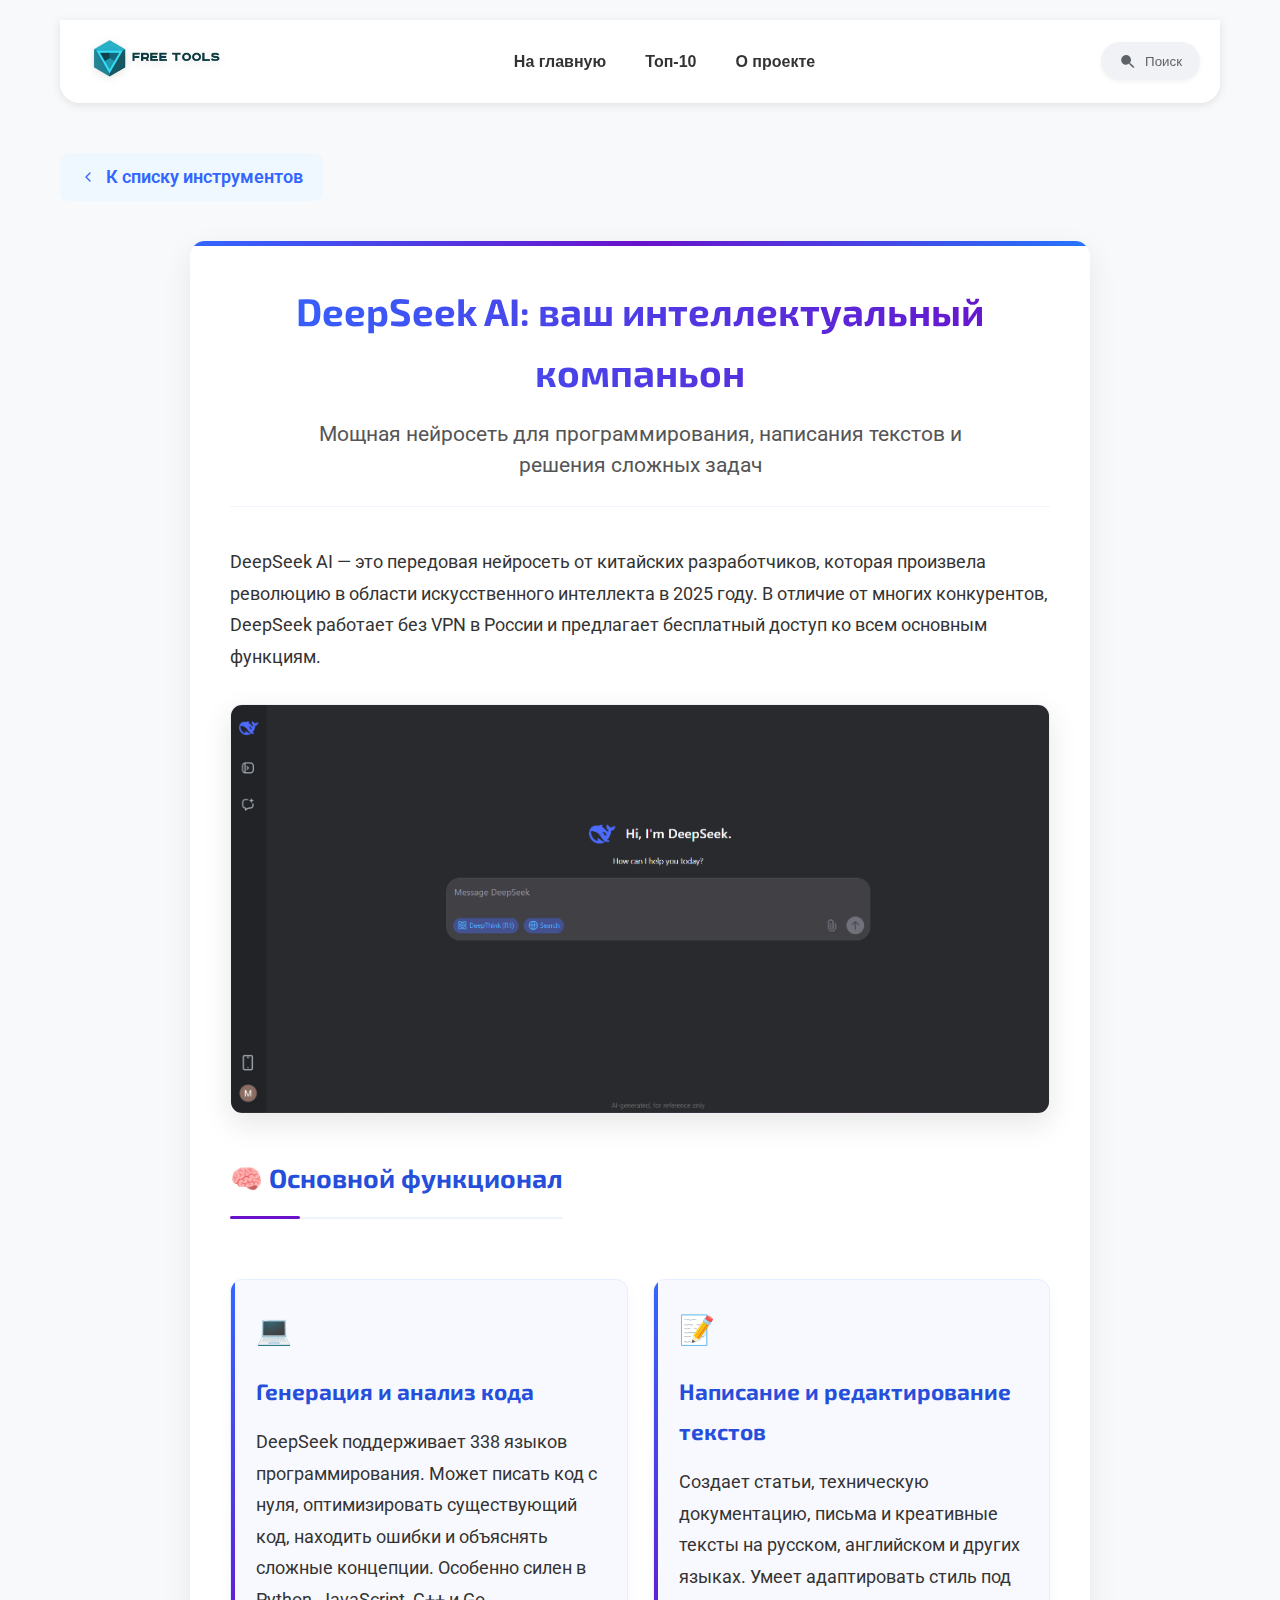
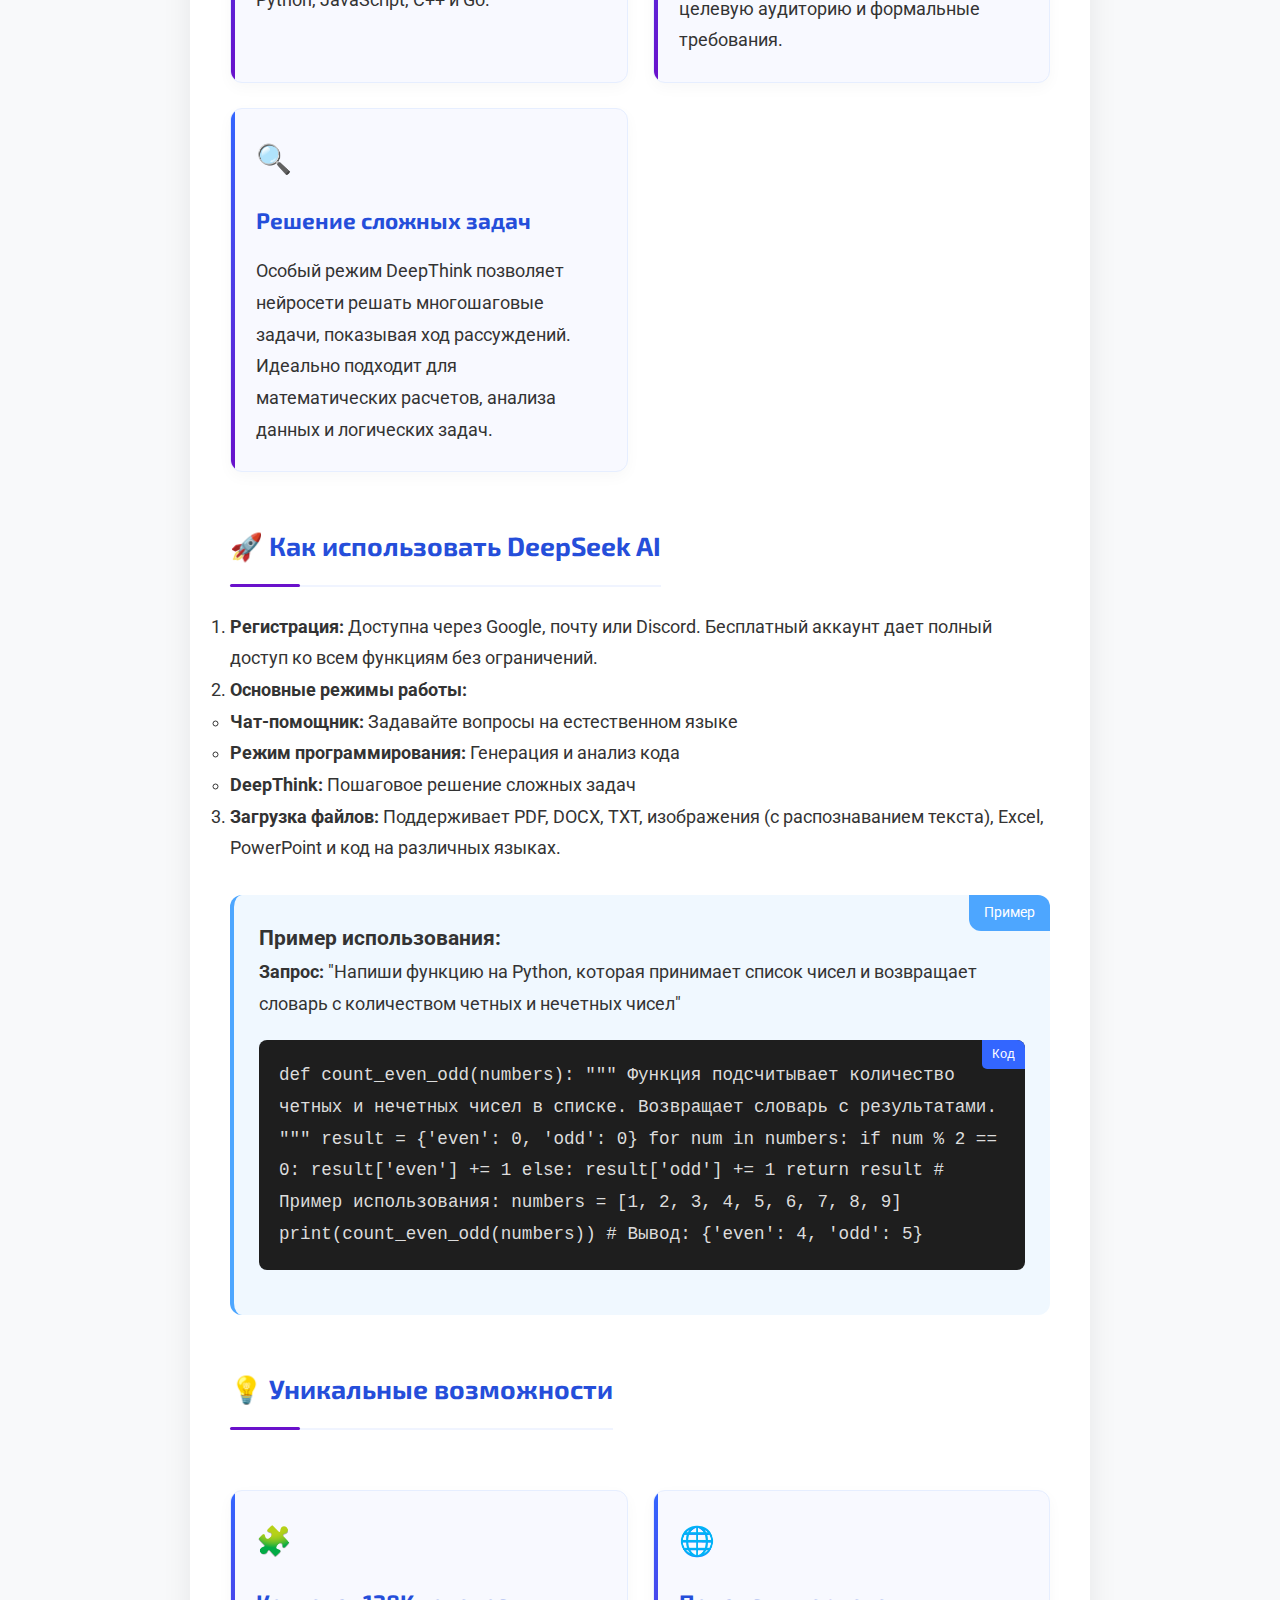
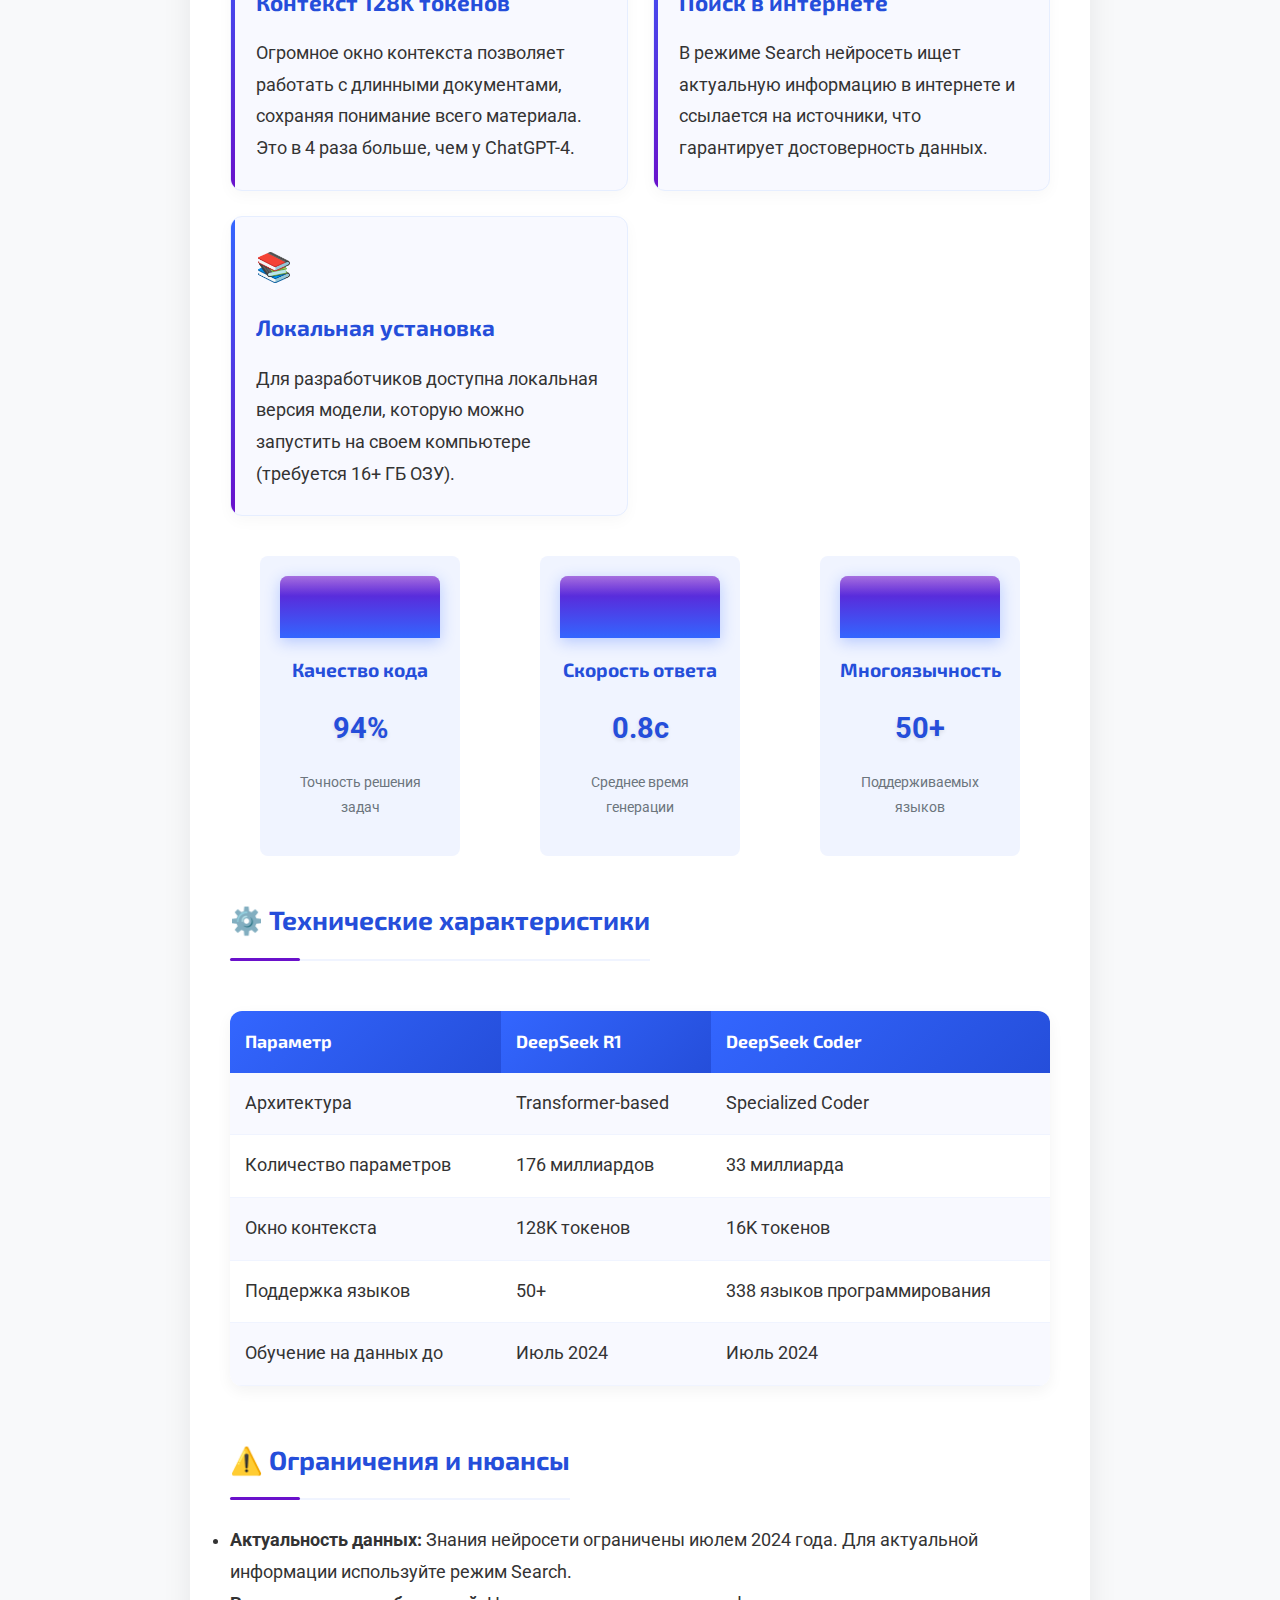
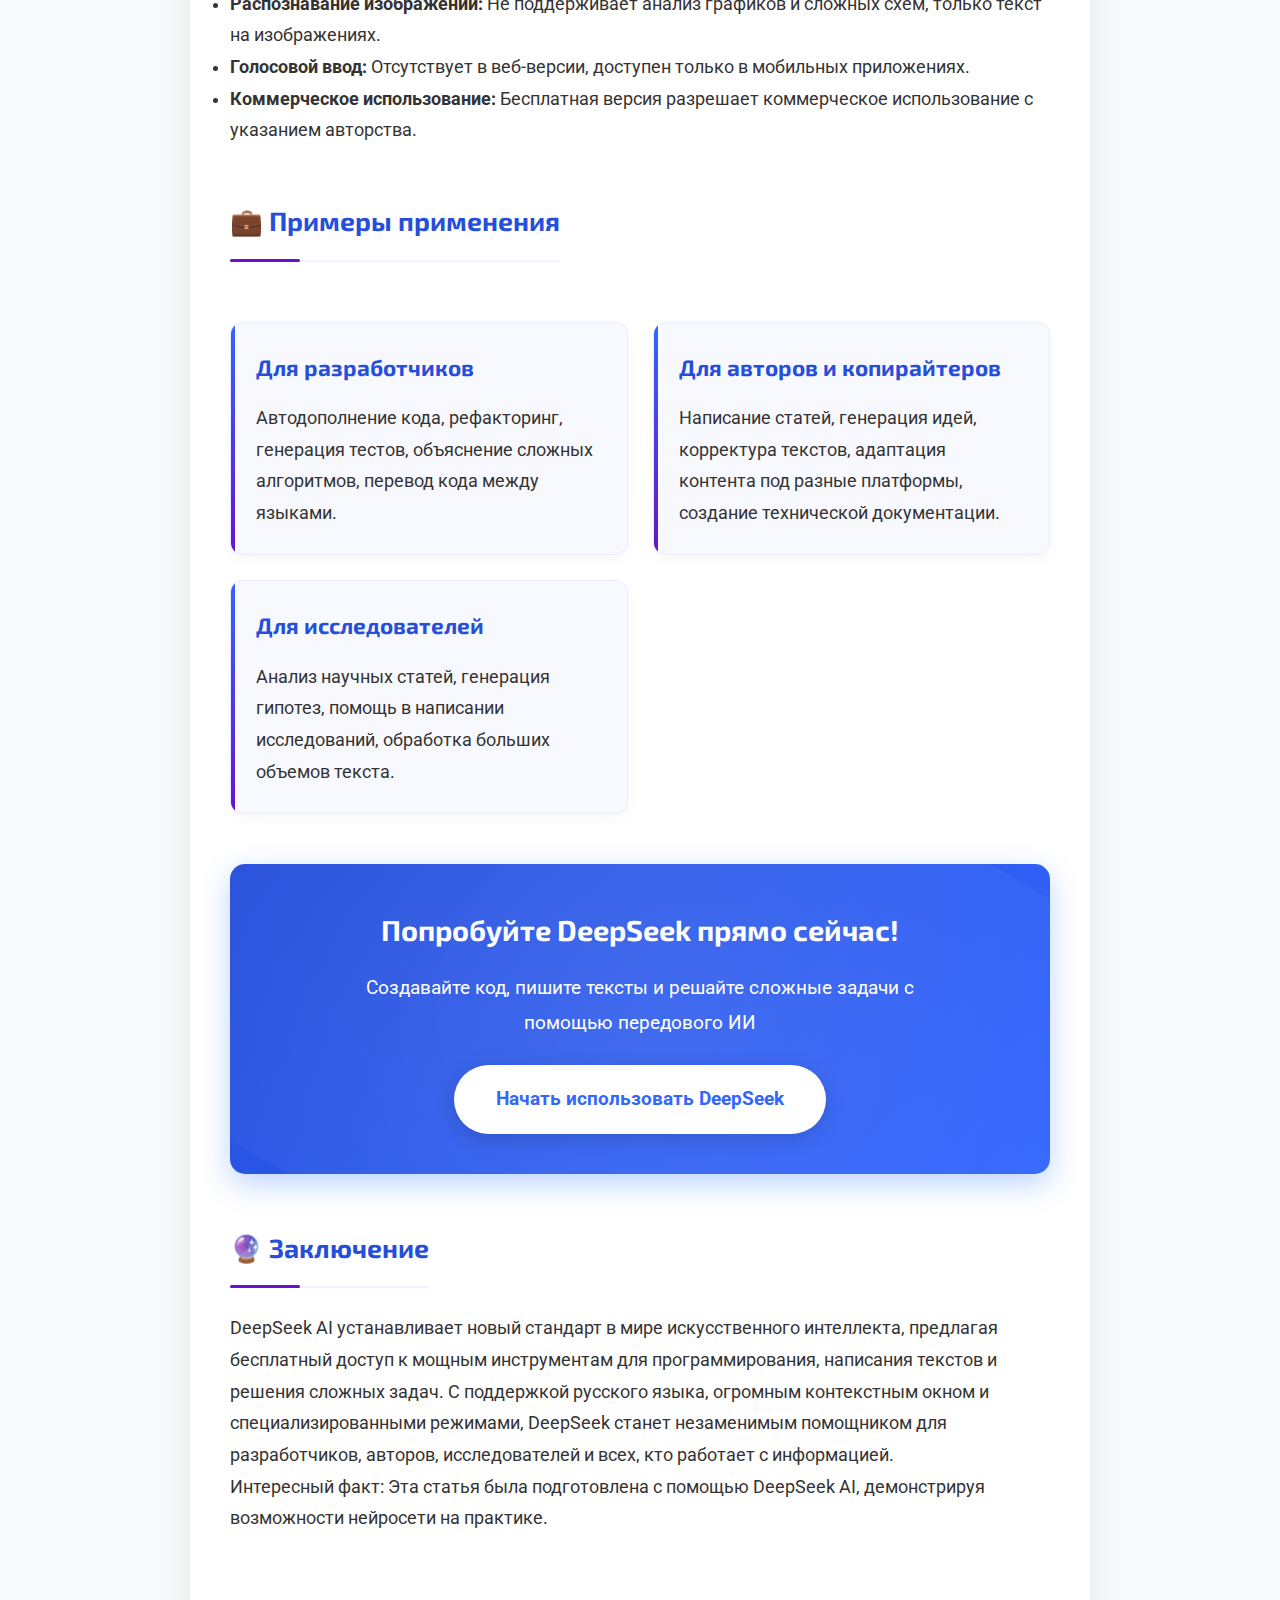
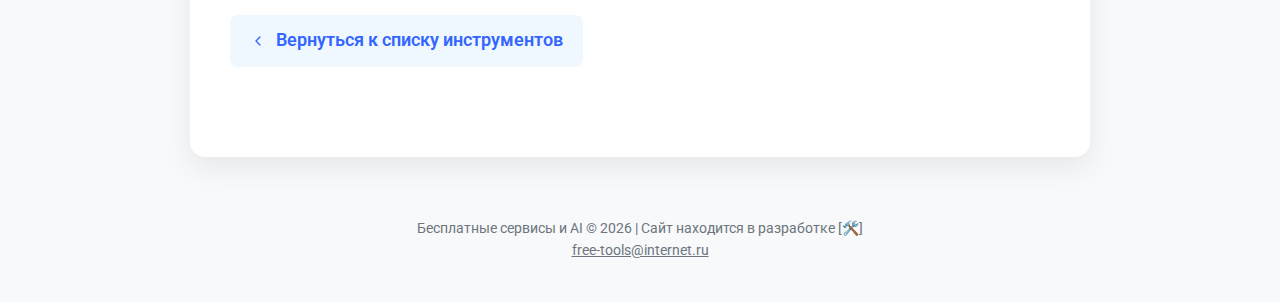
<file: deepseek.html>
<!DOCTYPE html>
<html lang="ru">
<head>
    <!-- Yandex.Metrika counter -->
    <script type="text/javascript">
        (function(m,e,t,r,i,k,a){m[i]=m[i]||function(){(m[i].a=m[i].a||[]).push(arguments)};
        m[i].l=1*new Date();
        for (var j = 0; j < document.scripts.length; j++) {if (document.scripts[j].src === r) { return; }}
        k=e.createElement(t),a=e.getElementsByTagName(t)[0],k.async=1,k.src=r,a.parentNode.insertBefore(k,a)})
        (window, document, "script", "https://mc.yandex.ru/metrika/tag.js", "ym");

        ym(102614891, "init", {
                clickmap:true,
                trackLinks:true,
                accurateTrackBounce:true
        });
    </script>
    <noscript><div><img src="https://mc.yandex.ru/watch/102614891" style="position:absolute; left:-9999px;" alt="" /></div></noscript>
    <!-- /Yandex.Metrika counter -->
    
    <!-- SEO мета-теги -->
    <meta charset="UTF-8">
    <meta name="viewport" content="width=device-width, initial-scale=1.0">
    <title>DeepSeek AI: бесплатная нейросеть, мощный помощник для программирования и написания текстов • Работает в РФ</title>
    <meta name="description" content="Пишите код на 338 языках, генерируйте тексты и решайте задачи с DeepSeek AI. Полностью бесплатно, без VPN. Русская поддержка. Начните сейчас!">
    <meta name="keywords" content="deepseek ai, нейросеть для программирования, генерация кода, ai помощник, написание текстов, искусственный интеллект">
    
    <!-- Open Graph теги -->
    <meta property="og:title" content="DeepSeek AI: мощный помощник для программирования и написания текстов">
    <meta property="og:description" content="Полное руководство по использованию DeepSeek AI для решения сложных задач">
    <meta property="og:image" content="images/deepseek-og.jpg">
    <meta property="og:url" content="https://free-tools.ru/deepseek.html">
    <meta property="og:type" content="article">

    <!-- Twitter Card -->
    <meta name="twitter:card" content="summary_large_image">
    <meta name="twitter:title" content="DeepSeek AI: мощный помощник для программирования и написания текстов">
    <meta name="twitter:description" content="Полное руководство по использованию DeepSeek AI для решения сложных задач">
    <meta name="twitter:image" content="https://free-tools.ru/images/deepseek-og.jpg">
    
    <!-- Каноническая ссылка -->
    <link rel="canonical" href="https://free-tools.ru/deepseek.html">
    
    <!-- Фавиконы -->
    <link rel="apple-touch-icon" sizes="180x180" href="favicon/apple-touch-icon.png">
    <link rel="icon" type="image/png" sizes="32x32" href="favicon/favicon-32x32.png">
    <link rel="icon" type="image/png" sizes="16x16" href="favicon/favicon-16x16.png">
    <link rel="shortcut icon" href="favicon/favicon.ico">
    <meta name="msapplication-TileColor" content="#da532c">
    <meta name="theme-color" content="#ffffff">
    
    <!-- Стили -->
    <link rel="preconnect" href="https://fonts.googleapis.com">
    <link rel="preconnect" href="https://fonts.gstatic.com" crossorigin>
    <link href="https://fonts.googleapis.com/css2?family=Exo+2:wght@600;700&family=Roboto:wght@400;500;700&display=swap" rel="stylesheet">
    <link rel="stylesheet" href="styles.css">
    
    <!-- Компоненты -->
    <script type="module" src="components/metrika.js"></script>
    <script type="module" src="components/header.js"></script>
    <script type="module" src="components/footer.js"></script>
    
    <style>
        /* Специфичные стили для страницы статьи */
        .article-container {
            max-width: 900px;
            margin: 40px auto;
            padding: 40px;
            background: white;
            border-radius: 15px;
            box-shadow: 0 10px 30px rgba(0, 0, 0, 0.08);
            position: relative;
            overflow: hidden;
        }
        
        .article-container::before {
            content: "";
            position: absolute;
            top: 0;
            left: 0;
            right: 0;
            height: 5px;
            background: linear-gradient(90deg, #3366ff, #6a11cb, #2575fc);
            z-index: 1;
        }
        
        .article-header {
            text-align: center;
            margin-bottom: 40px;
            padding-bottom: 25px;
            border-bottom: 1px solid #f0f4ff;
            position: relative;
        }
        
        .article-title {
            color: #254eda;
            font-size: 2.4rem;
            margin-bottom: 15px;
            font-family: 'Exo 2', sans-serif;
            font-weight: 700;
            background: linear-gradient(90deg, #3366ff, #6a11cb);
            -webkit-background-clip: text;
            background-clip: text;
            color: transparent;
        }
        
        .article-subtitle {
            font-size: 1.3rem;
            color: #555;
            max-width: 700px;
            margin: 0 auto;
            line-height: 1.5;
        }
        
        .article-content {
            line-height: 1.8;
            color: #333;
            font-size: 1.1rem;
        }
        
        .article-section {
            margin-bottom: 50px;
            position: relative;
        }
        
        .article-section h2 {
            color: #254eda;
            margin-bottom: 25px;
            padding-bottom: 15px;
            border-bottom: 2px solid #f0f4ff;
            font-family: 'Exo 2', sans-serif;
            position: relative;
            display: inline-block;
        }
        
        .article-section h2::after {
            content: "";
            position: absolute;
            bottom: -2px;
            left: 0;
            width: 70px;
            height: 3px;
            background: #6a11cb;
            border-radius: 3px;
        }
        
        .article-features {
            display: grid;
            grid-template-columns: repeat(auto-fill, minmax(300px, 1fr));
            gap: 25px;
            margin: 35px 0;
        }
        
        .feature-card {
            background: #f8f9ff;
            padding: 25px;
            border-radius: 12px;
            border: 1px solid #e6eeff;
            box-shadow: 0 5px 15px rgba(0, 0, 0, 0.03);
            transition: all 0.3s ease;
            position: relative;
            overflow: hidden;
        }
        
        .feature-card:hover {
            transform: translateY(-5px);
            box-shadow: 0 10px 25px rgba(37, 117, 252, 0.1);
            border-color: #c2d5ff;
        }
        
        .feature-card::before {
            content: "";
            position: absolute;
            top: 0;
            left: 0;
            width: 4px;
            height: 100%;
            background: linear-gradient(to bottom, #3366ff, #6a11cb);
        }
        
        .feature-card h3 {
            margin-top: 0;
            color: #254eda;
            font-family: 'Exo 2', sans-serif;
            font-size: 1.4rem;
            margin-bottom: 15px;
        }
        
        .feature-card .feature-icon {
            font-size: 1.8rem;
            margin-bottom: 15px;
            color: #3366ff;
        }
        
        .example-block {
            background: #f0f8ff;
            padding: 25px;
            border-radius: 12px;
            margin: 30px 0;
            border-left: 4px solid #4da6ff;
            position: relative;
            overflow: hidden;
        }
        
        .example-block::before {
            content: "Пример";
            position: absolute;
            top: 0;
            right: 0;
            background: #4da6ff;
            color: white;
            padding: 5px 15px;
            font-size: 0.9rem;
            border-bottom-left-radius: 12px;
        }
        
        .code-block {
            background: #1e1e1e;
            color: #dcdcdc;
            padding: 20px;
            border-radius: 8px;
            font-family: 'Courier New', monospace;
            overflow-x: auto;
            margin: 20px 0;
            position: relative;
        }
        
        .code-block::before {
            content: "Код";
            position: absolute;
            top: 0;
            right: 0;
            background: #3366ff;
            color: white;
            padding: 3px 10px;
            font-size: 0.8rem;
            border-bottom-left-radius: 5px;
        }
        
        .cta-box {
            text-align: center;
            padding: 40px 30px;
            background: linear-gradient(135deg, #254eda, #3366ff);
            color: white;
            border-radius: 15px;
            margin: 50px 0;
            position: relative;
            overflow: hidden;
            box-shadow: 0 10px 30px rgba(37, 117, 252, 0.3);
        }
        
        .cta-box::before {
            content: "";
            position: absolute;
            top: -50%;
            left: -50%;
            width: 200%;
            height: 200%;
            background: radial-gradient(circle, rgba(255,255,255,0.1) 0%, rgba(255,255,255,0) 70%);
            transform: rotate(30deg);
        }
        
        .cta-title {
            font-size: 1.8rem;
            margin-bottom: 15px;
            font-family: 'Exo 2', sans-serif;
            position: relative;
            z-index: 1;
        }
        
        .cta-text {
            font-size: 1.2rem;
            margin-bottom: 25px;
            position: relative;
            z-index: 1;
            max-width: 600px;
            margin-left: auto;
            margin-right: auto;
        }
        
        .cta-button {
            display: inline-block;
            background: white;
            color: #3366ff;
            padding: 15px 40px;
            border-radius: 50px;
            text-decoration: none;
            font-weight: bold;
            font-size: 1.2rem;
            transition: all 0.4s ease;
            position: relative;
            z-index: 1;
            box-shadow: 0 5px 20px rgba(0, 0, 0, 0.15);
            border: 2px solid transparent;
        }
        
        .cta-button:hover {
            transform: translateY(-5px);
            box-shadow: 0 10px 30px rgba(0, 0, 0, 0.2);
            background: #f0f8ff;
            border-color: #3366ff;
        }
        
        .back-link {
            display: inline-flex;
            align-items: center;
            margin-top: 30px;
            color: #3366ff;
            text-decoration: none;
            font-weight: 600;
            font-size: 1.1rem;
            padding: 10px 20px;
            border-radius: 8px;
            background: #f0f8ff;
            transition: all 0.3s ease;
        }
        
        .back-link:hover {
            background: #e0eeff;
            transform: translateX(-5px);
        }
        
        .back-link svg {
            margin-right: 10px;
            transition: transform 0.3s ease;
        }
        
        .back-link:hover svg {
            transform: translateX(-5px);
        }
        
        .article-image {
            max-width: 100%;
            border-radius: 12px;
            margin: 30px 0;
            box-shadow: 0 10px 30px rgba(0, 0, 0, 0.1);
            border: 1px solid #f0f0f0;
        }
        
        .tech-table {
            width: 100%;
            border-collapse: collapse;
            margin: 25px 0;
            box-shadow: 0 5px 15px rgba(0, 0, 0, 0.05);
            border-radius: 12px;
            overflow: hidden;
        }
        
        .tech-table th {
            background: linear-gradient(135deg, #3366ff, #254eda);
            color: white;
            text-align: left;
            padding: 15px;
            font-family: 'Exo 2', sans-serif;
        }
        
        .tech-table td {
            padding: 15px;
            border-bottom: 1px solid #f0f4ff;
        }
        
        .tech-table tr:nth-child(even) {
            background: #f8f9ff;
        }
        
        .tech-table tr:hover {
            background: #eef5ff;
        }
        
        .comparison-chart {
            display: flex;
            justify-content: space-between;
            margin: 40px 0;
            gap: 20px;
        }
        
        .chart-bar {
            flex: 1;
            background: #f0f4ff;
            border-radius: 8px;
            padding: 20px;
            text-align: center;
            position: relative;
            overflow: hidden;
        }
        
        .chart-bar::before {
            content: "";
            position: absolute;
            bottom: 0;
            left: 0;
            width: 100%;
            height: var(--height);
            background: linear-gradient(to top, #3366ff, #6a11cb);
            border-radius: 0 0 8px 8px;
            z-index: 0;
        }
        
        .chart-bar-content {
            position: relative;
            z-index: 1;
        }
        
        .chart-bar h3 {
            margin-top: 0;
            color: #254eda;
            font-family: 'Exo 2', sans-serif;
        }
        
        .chart-bar .value {
            font-size: 1.8rem;
            font-weight: bold;
            color: #254eda;
            margin: 15px 0;
        }
        
        /* Адаптивность */
        @media (max-width: 900px) {
            .article-container {
                padding: 30px 20px;
                margin: 20px 15px;
            }
            
            .article-title {
                font-size: 2rem;
            }
            
            .article-features {
                grid-template-columns: 1fr;
            }
            
            .comparison-chart {
                flex-direction: column;
            }
            
            .tech-table {
                display: block;
                overflow-x: auto;
            }
        }
        
        @media (max-width: 600px) {
            .article-title {
                font-size: 1.8rem;
            }
            
            .article-subtitle {
                font-size: 1.1rem;
            }
            
            .cta-title {
                font-size: 1.5rem;
            }
            
            .cta-text {
                font-size: 1rem;
            }
            
            .cta-button {
                padding: 12px 30px;
                font-size: 1rem;
            }
        }
    </style>
    
    <!-- JSON-LD разметка для SEO -->
    <script type="application/ld+json">
    {
      "@context": "https://schema.org",
      "@type": "Article",
      "headline": "DeepSeek AI: мощный помощник для программирования и написания текстов",
      "description": "Полное руководство по использованию DeepSeek AI для решения сложных задач",
      "image": "https://free-tools.ru/images/deepseek-og.jpg",
      "author": {
        "@type": "Organization",
        "name": "Бесплатные инструменты"
      },
      "publisher": {
        "@type": "Organization",
        "name": "Бесплатные инструменты",
        "logo": {
          "@type": "ImageObject",
          "url": "https://free-tools.ru/images/logo.png"
        }
      },
      "datePublished": "2025-07-10",
      "mainEntityOfPage": {
        "@type": "WebPage",
        "@id": "https://free-tools.ru/deepseek.html"
      }
    }
    </script>
</head>
<body>
    <!-- Шапка сайта через компонент -->
    <free-header></free-header>

    <main class="container">
        <a href="index.html#ai" class="back-link">
            <svg width="16" height="16" viewBox="0 0 24 24" fill="none" xmlns="http://www.w3.org/2000/svg">
                <path d="M15 18L9 12L15 6" stroke="currentColor" stroke-width="2" stroke-linecap="round" stroke-linejoin="round"/>
            </svg>
            К списку инструментов
        </a>
        
        <div class="article-container">
            <div class="article-header">
                <h1 class="article-title">DeepSeek AI: ваш интеллектуальный компаньон</h1>
                <p class="article-subtitle">Мощная нейросеть для программирования, написания текстов и решения сложных задач</p>
            </div>
            
            <div class="article-content">
                <div class="article-section">
                    <p>DeepSeek AI — это передовая нейросеть от китайских разработчиков, которая произвела революцию в области искусственного интеллекта в 2025 году. В отличие от многих конкурентов, DeepSeek работает без VPN в России и предлагает бесплатный доступ ко всем основным функциям.</p>
                    
                    <img src="images/deepseek-og.jpg" alt="Интерфейс DeepSeek AI" class="article-image">
                    
                    <h2>🧠 Основной функционал</h2>
                    <div class="article-features">
                        <div class="feature-card">
                            <div class="feature-icon">💻</div>
                            <h3>Генерация и анализ кода</h3>
                            <p>DeepSeek поддерживает 338 языков программирования. Может писать код с нуля, оптимизировать существующий код, находить ошибки и объяснять сложные концепции. Особенно силен в Python, JavaScript, C++ и Go.</p>
                        </div>
                        
                        <div class="feature-card">
                            <div class="feature-icon">📝</div>
                            <h3>Написание и редактирование текстов</h3>
                            <p>Создает статьи, техническую документацию, письма и креативные тексты на русском, английском и других языках. Умеет адаптировать стиль под целевую аудиторию и формальные требования.</p>
                        </div>
                        
                        <div class="feature-card">
                            <div class="feature-icon">🔍</div>
                            <h3>Решение сложных задач</h3>
                            <p>Особый режим DeepThink позволяет нейросети решать многошаговые задачи, показывая ход рассуждений. Идеально подходит для математических расчетов, анализа данных и логических задач.</p>
                        </div>
                    </div>
                </div>
                
                <div class="article-section">
                    <h2>🚀 Как использовать DeepSeek AI</h2>
                    
                    <ol>
                        <li><strong>Регистрация:</strong> Доступна через Google, почту или Discord. Бесплатный аккаунт дает полный доступ ко всем функциям без ограничений.</li>
                        
                        <li><strong>Основные режимы работы:</strong>
                            <ul>
                                <li><strong>Чат-помощник:</strong> Задавайте вопросы на естественном языке</li>
                                <li><strong>Режим программирования:</strong> Генерация и анализ кода</li>
                                <li><strong>DeepThink:</strong> Пошаговое решение сложных задач</li>
                            </ul>
                        </li>
                        
                        <li><strong>Загрузка файлов:</strong> Поддерживает PDF, DOCX, TXT, изображения (с распознаванием текста), Excel, PowerPoint и код на различных языках.</li>
                    </ol>
                    
                    <div class="example-block">
                        <h3>Пример использования:</h3>
                        <p><strong>Запрос:</strong> "Напиши функцию на Python, которая принимает список чисел и возвращает словарь с количеством четных и нечетных чисел"</p>
                        
                        <div class="code-block">
def count_even_odd(numbers):
    """
    Функция подсчитывает количество четных и нечетных чисел в списке.
    Возвращает словарь с результатами.
    """
    result = {'even': 0, 'odd': 0}
    for num in numbers:
        if num % 2 == 0:
            result['even'] += 1
        else:
            result['odd'] += 1
    return result

# Пример использования:
numbers = [1, 2, 3, 4, 5, 6, 7, 8, 9]
print(count_even_odd(numbers))  # Вывод: {'even': 4, 'odd': 5}
                        </div>
                    </div>
                </div>
                
                <div class="article-section">
                    <h2>💡 Уникальные возможности</h2>
                    
                    <div class="article-features">
                        <div class="feature-card">
                            <div class="feature-icon">🧩</div>
                            <h3>Контекст 128K токенов</h3>
                            <p>Огромное окно контекста позволяет работать с длинными документами, сохраняя понимание всего материала. Это в 4 раза больше, чем у ChatGPT-4.</p>
                        </div>
                        
                        <div class="feature-card">
                            <div class="feature-icon">🌐</div>
                            <h3>Поиск в интернете</h3>
                            <p>В режиме Search нейросеть ищет актуальную информацию в интернете и ссылается на источники, что гарантирует достоверность данных.</p>
                        </div>
                        
                        <div class="feature-card">
                            <div class="feature-icon">📚</div>
                            <h3>Локальная установка</h3>
                            <p>Для разработчиков доступна локальная версия модели, которую можно запустить на своем компьютере (требуется 16+ ГБ ОЗУ).</p>
                        </div>
                    </div>
                    
                   <div class="comparison-chart">
                        <div class="chart-bar">
                            <div class="chart-bar-fill" style="--height: 85%"></div>
                            <div class="chart-bar-content">
                                <h3>Качество кода</h3>
                                <div class="value">94%</div>
                                <p>Точность решения задач</p>
                            </div>
                        </div>
                        
                        <div class="chart-bar">
                            <div class="chart-bar-fill" style="--height: 90%"></div>
                            <div class="chart-bar-content">
                                <h3>Скорость ответа</h3>
                                <div class="value">0.8с</div>
                                <p>Среднее время генерации</p>
                            </div>
                        </div>
                        
                        <div class="chart-bar">
                            <div class="chart-bar-fill" style="--height: 75%"></div>
                            <div class="chart-bar-content">
                                <h3>Многоязычность</h3>
                                <div class="value">50+</div>
                                <p>Поддерживаемых языков</p>
                            </div>
                        </div>
                    </div>
                
                <div class="article-section">
                    <h2>⚙️ Технические характеристики</h2>
                    
                    <table class="tech-table">
                        <tr>
                            <th>Параметр</th>
                            <th>DeepSeek R1</th>
                            <th>DeepSeek Coder</th>
                        </tr>
                        <tr>
                            <td>Архитектура</td>
                            <td>Transformer-based</td>
                            <td>Specialized Coder</td>
                        </tr>
                        <tr>
                            <td>Количество параметров</td>
                            <td>176 миллиардов</td>
                            <td>33 миллиарда</td>
                        </tr>
                        <tr>
                            <td>Окно контекста</td>
                            <td>128K токенов</td>
                            <td>16K токенов</td>
                        </tr>
                        <tr>
                            <td>Поддержка языков</td>
                            <td>50+</td>
                            <td>338 языков программирования</td>
                        </tr>
                        <tr>
                            <td>Обучение на данных до</td>
                            <td>Июль 2024</td>
                            <td>Июль 2024</td>
                        </tr>
                    </table>
                </div>
                
                <div class="article-section">
                    <h2>⚠️ Ограничения и нюансы</h2>
                    
                    <ul>
                        <li><strong>Актуальность данных:</strong> Знания нейросети ограничены июлем 2024 года. Для актуальной информации используйте режим Search.</li>
                        
                        <li><strong>Распознавание изображений:</strong> Не поддерживает анализ графиков и сложных схем, только текст на изображениях.</li>
                        
                        <li><strong>Голосовой ввод:</strong> Отсутствует в веб-версии, доступен только в мобильных приложениях.</li>
                        
                        <li><strong>Коммерческое использование:</strong> Бесплатная версия разрешает коммерческое использование с указанием авторства.</li>
                    </ul>
                </div>
                
                <div class="article-section">
                    <h2>💼 Примеры применения</h2>
                    
                    <div class="article-features">
                        <div class="feature-card">
                            <h3>Для разработчиков</h3>
                            <p>Автодополнение кода, рефакторинг, генерация тестов, объяснение сложных алгоритмов, перевод кода между языками.</p>
                        </div>
                        
                        <div class="feature-card">
                            <h3>Для авторов и копирайтеров</h3>
                            <p>Написание статей, генерация идей, корректура текстов, адаптация контента под разные платформы, создание технической документации.</p>
                        </div>
                        
                        <div class="feature-card">
                            <h3>Для исследователей</h3>
                            <p>Анализ научных статей, генерация гипотез, помощь в написании исследований, обработка больших объемов текста.</p>
                        </div>
                    </div>
                    
                    <div class="cta-box">
                        <h3 class="cta-title">Попробуйте DeepSeek прямо сейчас!</h3>
                        <p class="cta-text">Создавайте код, пишите тексты и решайте сложные задачи с помощью передового ИИ</p>
                        <a href="https://chat.deepseek.com/" target="_blank" class="cta-button">Начать использовать DeepSeek</a>
                    </div>
                </div>
                
                <div class="article-section">
                    <h2>🔮 Заключение</h2>
                    <p>DeepSeek AI устанавливает новый стандарт в мире искусственного интеллекта, предлагая бесплатный доступ к мощным инструментам для программирования, написания текстов и решения сложных задач. С поддержкой русского языка, огромным контекстным окном и специализированными режимами, DeepSeek станет незаменимым помощником для разработчиков, авторов, исследователей и всех, кто работает с информацией.</p>
                    
                    <p>Интересный факт: Эта статья была подготовлена с помощью DeepSeek AI, демонстрируя возможности нейросети на практике.</p>
                </div>
                
                <a href="index.html#ai" class="back-link">
                    <svg width="16" height="16" viewBox="0 0 24 24" fill="none" xmlns="http://www.w3.org/2000/svg">
                        <path d="M15 18L9 12L15 6" stroke="currentColor" stroke-width="2" stroke-linecap="round" stroke-linejoin="round"/>
                    </svg>
                    Вернуться к списку инструментов
                </a>
            </div>
        </div>
    </main>

    <!-- Подвал сайта через компонент -->
    <free-footer></free-footer>
</body>
</html>
</file>
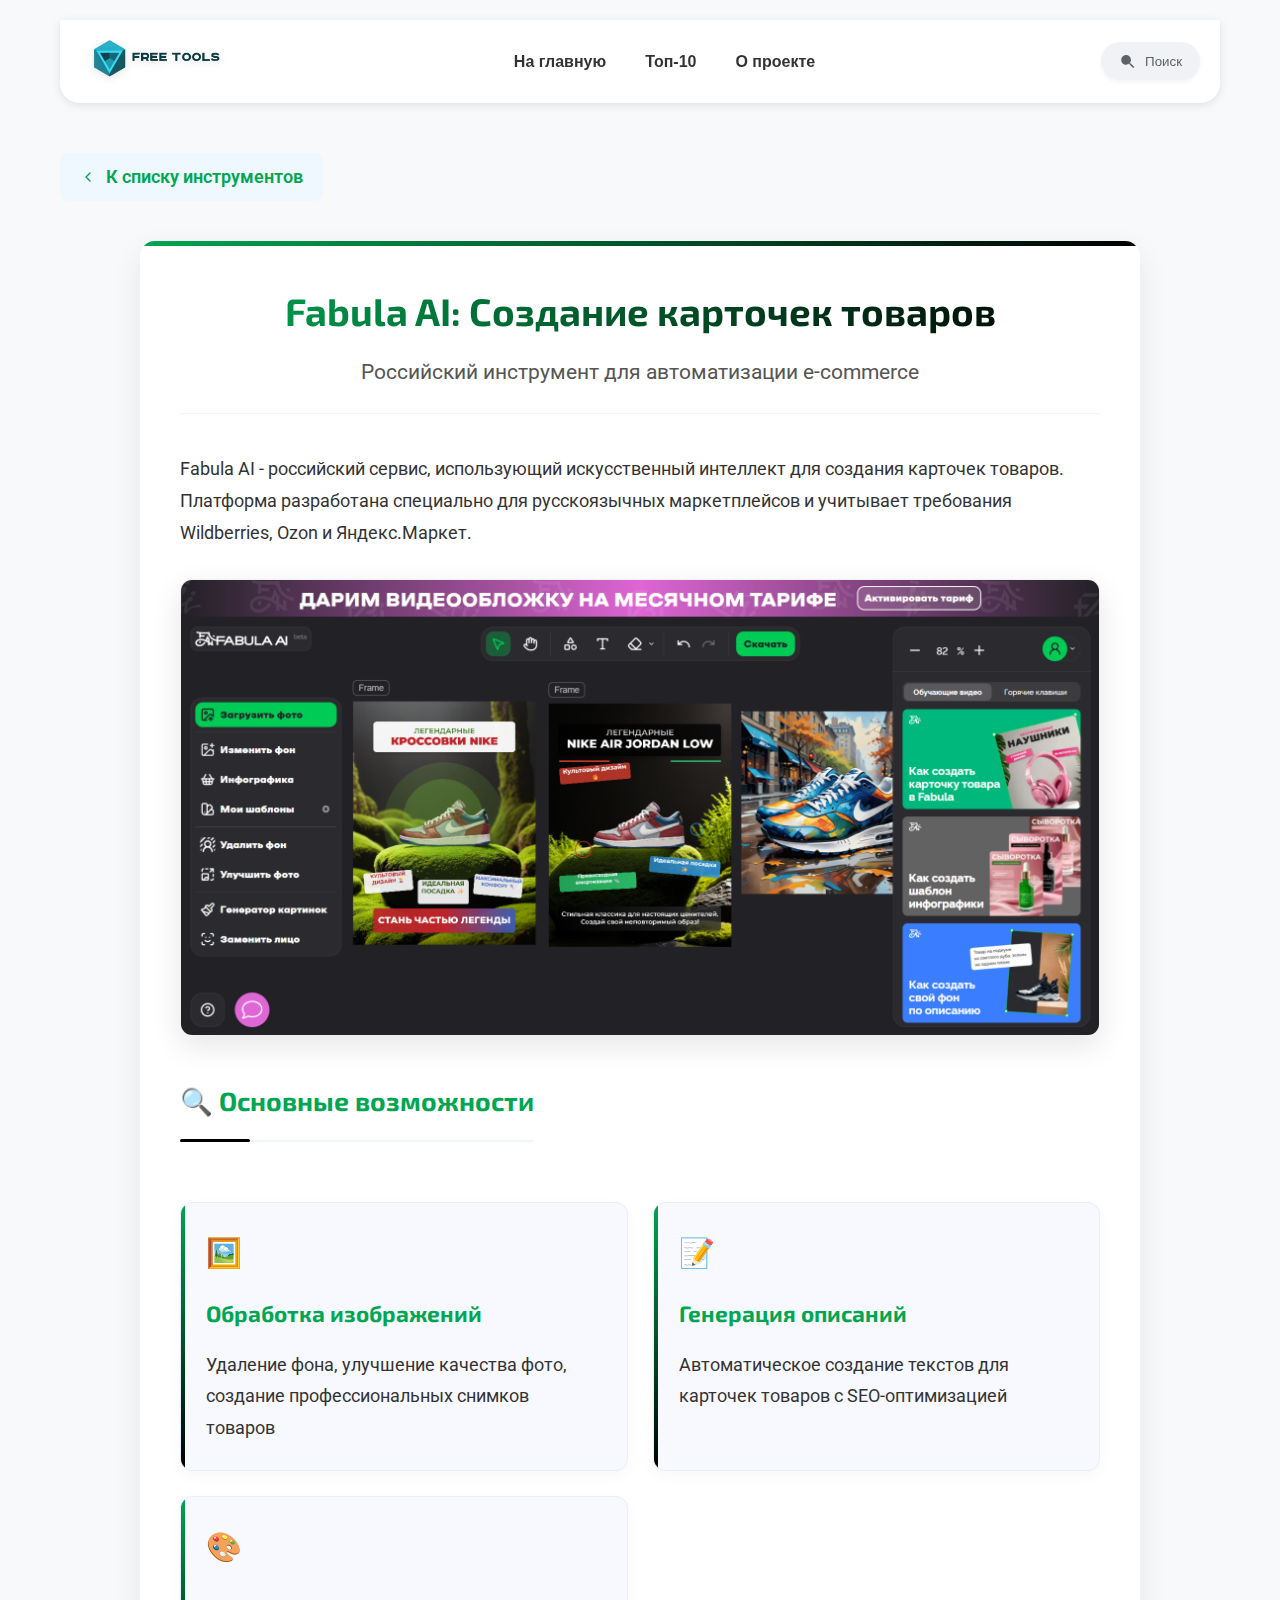
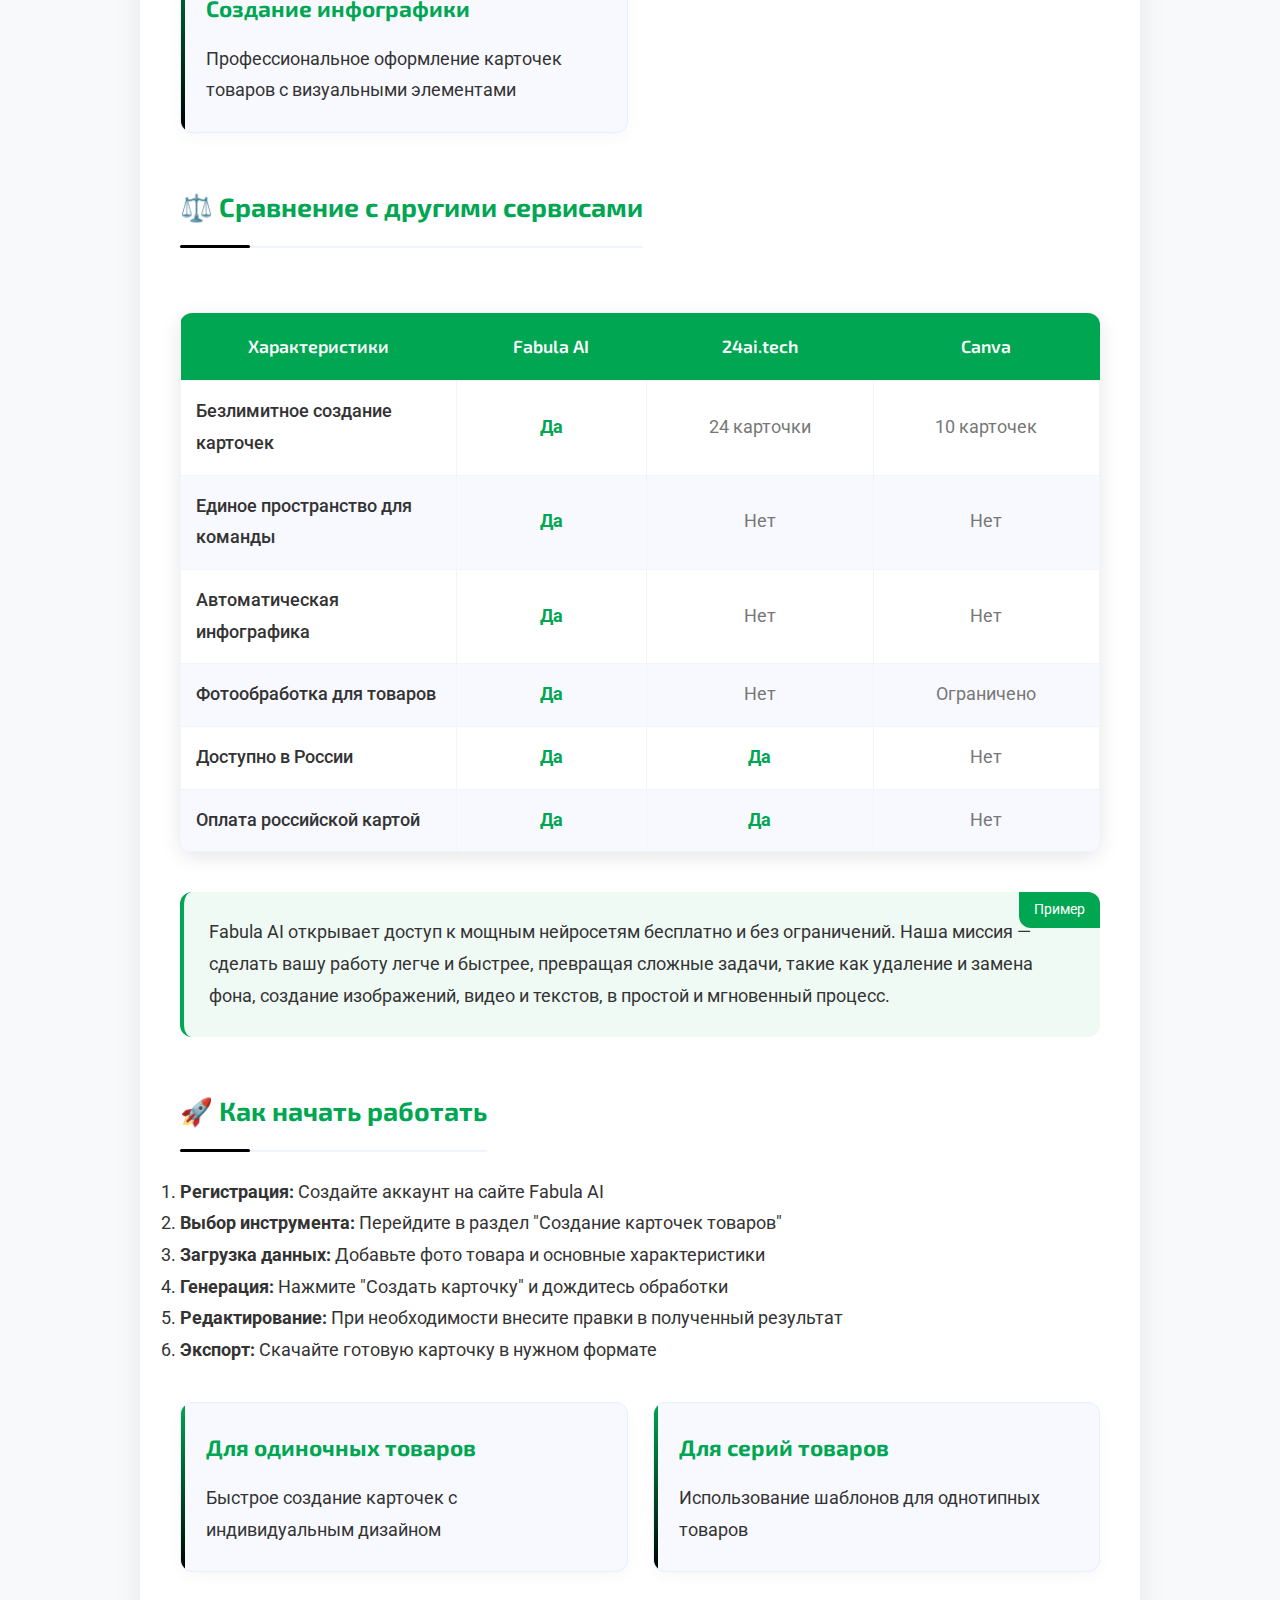
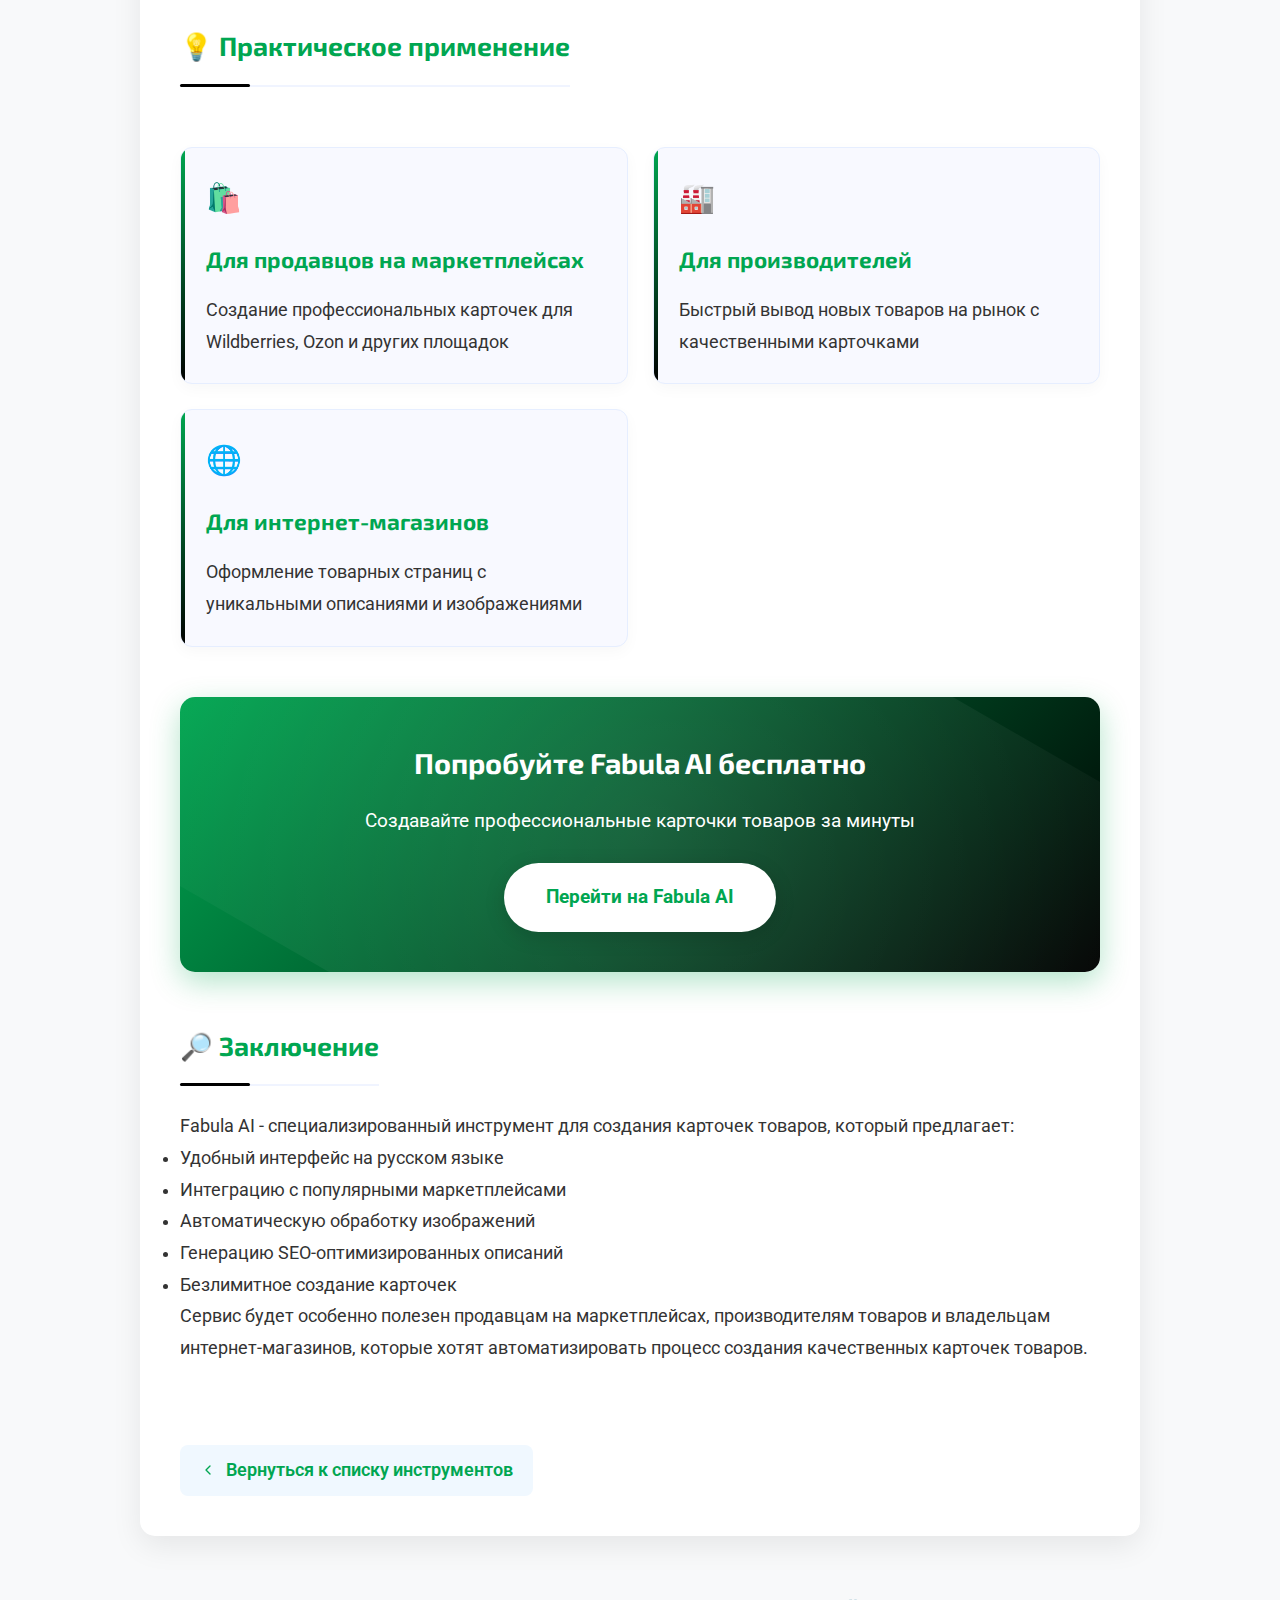
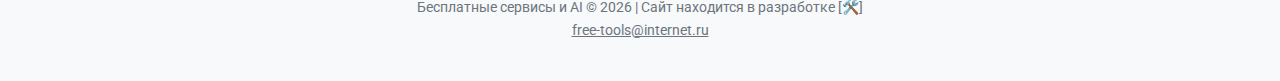
<file: fabula-ai.html>
<!DOCTYPE html>
<html lang="ru">
<head>
    <meta charset="UTF-8">
    <meta name="viewport" content="width=device-width, initial-scale=1.0">
    <title>Fabula AI: Генерация карточек товаров для Wildberries, Ozon, Яндекс.Маркет | Бесплатные инструменты</title>
    <meta name="description" content="Создавайте карточки товаров за 5 минут с Fabula AI: обработка фото, генерация описаний, инфографика для маркетплейсов. Российский ИИ-инструмент для e-commerce">
    
    <!-- Open Graph теги -->
    <meta property="og:title" content="Fabula AI - создание карточек товаров с ИИ">
    <meta property="og:description" content="Русскоязычный инструмент для автоматизации e-commerce">
    <meta property="og:image" content="https://free-tools.ru/images/fabula-og.jpg">
    <meta property="og:url" content="https://free-tools.ru/fabula-ai.html">
    <meta property="og:type" content="article">

    <!-- Twitter Card -->
    <meta name="twitter:card" content="summary_large_image">
    <meta name="twitter:title" content="Fabula AI - создание карточек товаров с ИИ">
    <meta name="twitter:description" content="Русскоязычный инструмент для автоматизации e-commerce">
    <meta name="twitter:image" content="https://free-tools.ru/images/fabula-og.jpg">
    
    <!-- Каноническая ссылка -->
    <link rel="canonical" href="https://free-tools.ru/fabula-ai.html">
    
    <!-- Фавиконы -->
    <link rel="apple-touch-icon" sizes="180x180" href="favicon/apple-touch-icon.png">
    <link rel="icon" type="image/png" sizes="32x32" href="favicon/favicon-32x32.png">
    <link rel="icon" type="image/png" sizes="16x16" href="favicon/favicon-16x16.png">
    <link rel="shortcut icon" href="favicon/favicon.ico">
    
    <!-- Шрифты -->
    <link rel="preconnect" href="https://fonts.googleapis.com">
    <link rel="preconnect" href="https://fonts.gstatic.com" crossorigin>
    <link href="https://fonts.googleapis.com/css2?family=Exo+2:wght@600;700&family=Roboto:wght@400;500;700&display=swap" rel="stylesheet">
    
    <!-- Стили -->
    <link rel="stylesheet" href="styles.css">
    
    <!-- Компоненты -->
    <script type="module" src="components/metrika.js"></script>
    <script type="module" src="components/header.js"></script>
    <script type="module" src="components/footer.js"></script>
    
    <style>
        .article-container {
            max-width: 1000px;
            margin: 40px auto;
            padding: 40px;
            background: white;
            border-radius: 15px;
            box-shadow: 0 10px 30px rgba(0, 0, 0, 0.08);
            position: relative;
            overflow: hidden;
        }
        
        .article-container::before {
            content: "";
            position: absolute;
            top: 0;
            left: 0;
            right: 0;
            height: 5px;
            background: linear-gradient(90deg, #00a651, #000000);
            z-index: 1;
        }
        
        .article-header {
            text-align: center;
            margin-bottom: 40px;
            padding-bottom: 25px;
            border-bottom: 1px solid #f0f4ff;
            position: relative;
        }
        
        .article-title {
            font-size: 2.4rem;
            margin-bottom: 15px;
            font-family: 'Exo 2', sans-serif;
            font-weight: 700;
            background: linear-gradient(90deg, #00a651, #000000);
            -webkit-background-clip: text;
            background-clip: text;
            color: transparent;
        }
        
        .article-subtitle {
            font-size: 1.3rem;
            color: #555;
            max-width: 700px;
            margin: 0 auto;
            line-height: 1.5;
        }
        
        .article-content {
            line-height: 1.8;
            color: #333;
            font-size: 1.1rem;
        }
        
        .article-section {
            margin-bottom: 50px;
            position: relative;
        }
        
        .article-section h2 {
            color: #00a651;
            margin-bottom: 25px;
            padding-bottom: 15px;
            border-bottom: 2px solid #f0f4ff;
            font-family: 'Exo 2', sans-serif;
            position: relative;
            display: inline-block;
        }
        
        .article-section h2::after {
            content: "";
            position: absolute;
            bottom: -2px;
            left: 0;
            width: 70px;
            height: 3px;
            background: #000000;
            border-radius: 3px;
        }
        
        .article-features {
            display: grid;
            grid-template-columns: repeat(auto-fill, minmax(300px, 1fr));
            gap: 25px;
            margin: 35px 0;
        }
        
        .feature-card {
            background: #f8f9ff;
            padding: 25px;
            border-radius: 12px;
            border: 1px solid #e6eeff;
            box-shadow: 0 5px 15px rgba(0, 0, 0, 0.03);
            transition: all 0.3s ease;
            position: relative;
            overflow: hidden;
        }
        
        .feature-card:hover {
            transform: translateY(-5px);
            box-shadow: 0 10px 25px rgba(0, 166, 81, 0.1);
            border-color: #c2f0d9;
        }
        
        .feature-card::before {
            content: "";
            position: absolute;
            top: 0;
            left: 0;
            width: 4px;
            height: 100%;
            background: linear-gradient(to bottom, #00a651, #000000);
        }
        
        .feature-card h3 {
            margin-top: 0;
            color: #00a651;
            font-family: 'Exo 2', sans-serif;
            font-size: 1.4rem;
            margin-bottom: 15px;
        }
        
        .feature-card .feature-icon {
            font-size: 1.8rem;
            margin-bottom: 15px;
            color: #00a651;
        }
        
        .example-block {
            background: #f0faf5;
            padding: 25px;
            border-radius: 12px;
            margin: 30px 0;
            border-left: 4px solid #00a651;
            position: relative;
            overflow: hidden;
        }
        
        .example-block::before {
            content: "Пример";
            position: absolute;
            top: 0;
            right: 0;
            background: #00a651;
            color: white;
            padding: 5px 15px;
            font-size: 0.9rem;
            border-bottom-left-radius: 12px;
        }
        
        .cta-box {
            text-align: center;
            padding: 40px 30px;
            background: linear-gradient(135deg, #00a651, #000000);
            color: white;
            border-radius: 15px;
            margin: 50px 0;
            position: relative;
            overflow: hidden;
            box-shadow: 0 10px 30px rgba(0, 166, 81, 0.3);
        }
        
        .cta-box::before {
            content: "";
            position: absolute;
            top: -50%;
            left: -50%;
            width: 200%;
            height: 200%;
            background: radial-gradient(circle, rgba(255,255,255,0.1) 0%, rgba(255,255,255,0) 70%);
            transform: rotate(30deg);
        }
        
        .cta-title {
            font-size: 1.8rem;
            margin-bottom: 15px;
            font-family: 'Exo 2', sans-serif;
            position: relative;
            z-index: 1;
        }
        
        .cta-text {
            font-size: 1.2rem;
            margin-bottom: 25px;
            position: relative;
            z-index: 1;
            max-width: 600px;
            margin-left: auto;
            margin-right: auto;
        }
        
        .cta-button {
            display: inline-block;
            background: white;
            color: #00a651;
            padding: 15px 40px;
            border-radius: 50px;
            text-decoration: none;
            font-weight: bold;
            font-size: 1.2rem;
            transition: all 0.4s ease;
            position: relative;
            z-index: 1;
            box-shadow: 0 5px 20px rgba(0, 0, 0, 0.15);
            border: 2px solid transparent;
        }
        
        .cta-button:hover {
            transform: translateY(-5px);
            box-shadow: 0 10px 30px rgba(0, 0, 0, 0.2);
            background: #f0f8ff;
            border-color: #00a651;
        }
        
        .back-link {
            display: inline-flex;
            align-items: center;
            margin-top: 30px;
            color: #00a651;
            text-decoration: none;
            font-weight: 600;
            font-size: 1.1rem;
            padding: 10px 20px;
            border-radius: 8px;
            background: #f0f8ff;
            transition: all 0.3s ease;
        }
        
        .back-link:hover {
            background: #e0f5eb;
            transform: translateX(-5px);
        }
        
        .back-link svg {
            margin-right: 10px;
            transition: transform 0.3s ease;
        }
        
        .back-link:hover svg {
            transform: translateX(-5px);
        }
        
        .article-image {
            max-width: 100%;
            border-radius: 12px;
            margin: 30px 0;
            box-shadow: 0 10px 30px rgba(0, 0, 0, 0.1);
            border: 1px solid #f0f0f0;
        }
        
        .tech-table {
            width: 100%;
            border-collapse: collapse;
            margin: 25px 0;
            box-shadow: 0 5px 15px rgba(0, 0, 0, 0.05);
            border-radius: 12px;
            overflow: hidden;
        }
        
        .tech-table th {
            background: linear-gradient(135deg, #00a651, #000000);
            color: white;
            text-align: left;
            padding: 15px;
            font-family: 'Exo 2', sans-serif;
        }
        
        .tech-table td {
            padding: 15px;
            border-bottom: 1px solid #f0f4ff;
        }
        
        .tech-table tr:nth-child(even) {
            background: #f8f9ff;
        }
        
        .tech-table tr:hover {
            background: #eef5ff;
        }
        
        .comparison-table {
            width: 100%;
            border-collapse: collapse;
            margin: 40px 0;
            box-shadow: 0 5px 20px rgba(0, 0, 0, 0.1);
            border-radius: 12px;
            overflow: hidden;
        }
        
        .comparison-table th {
            background: #00a651;
            color: white;
            padding: 18px;
            text-align: center;
            font-family: 'Exo 2', sans-serif;
            font-weight: 600;
        }
        
        .comparison-table td {
            padding: 15px;
            text-align: center;
            border: 1px solid #f0f4ff;
        }
        
        .comparison-table tr:nth-child(odd) {
            background: #f8f9ff;
        }
        
        .comparison-table tr:hover {
            background: #eef5ff;
        }
        
        .comparison-table .feature-name {
            text-align: left;
            font-weight: 500;
            color: #333;
        }
        
        .comparison-table .fabula-check {
            color: #00a651;
            font-weight: bold;
        }
        
        .comparison-table .fabula-cross {
            color: #777;
        }
        
        /* Адаптивность */
        @media (max-width: 900px) {
            .article-container {
                padding: 30px 20px;
                margin: 20px 15px;
            }
            
            .article-title {
                font-size: 2rem;
            }
            
            .article-features {
                grid-template-columns: 1fr;
            }
            
            .comparison-table {
                display: block;
                overflow-x: auto;
            }
        }
        
        @media (max-width: 600px) {
            .article-title {
                font-size: 1.8rem;
            }
            
            .article-subtitle {
                font-size: 1.1rem;
            }
            
            .cta-title {
                font-size: 1.5rem;
            }
            
            .cta-text {
                font-size: 1rem;
            }
            
            .cta-button {
                padding: 12px 30px;
                font-size: 1rem;
            }
        }
    </style>
    
    <!-- JSON-LD разметка для SEO -->
    <script type="application/ld+json">
    {
      "@context": "https://schema.org",
      "@type": "Article",
      "headline": "Fabula AI - инструмент для создания карточек товаров",
      "description": "Обзор возможностей Fabula AI для e-commerce",
      "image": "https://free-tools.ru/images/fabula-og.jpg",
      "author": {
        "@type": "Organization",
        "name": "Бесплатные инструменты"
      },
      "publisher": {
        "@type": "Organization",
        "name": "Бесплатные инструменты",
        "logo": {
          "@type": "ImageObject",
          "url": "https://free-tools.ru/images/logo.png"
        }
      },
      "datePublished": "2025-07-28",
      "mainEntityOfPage": {
        "@type": "WebPage",
        "@id": "https://free-tools.ru/fabula-ai.html"
      }
    }
    </script>
</head>
<body>
    <!-- Шапка сайта через компонент -->
    <free-header></free-header>

    <main class="container">
        <a href="index.html#ai" class="back-link">
            <svg width="16" height="16" viewBox="0 0 24 24" fill="none" xmlns="http://www.w3.org/2000/svg">
                <path d="M15 18L9 12L15 6" stroke="currentColor" stroke-width="2" stroke-linecap="round" stroke-linejoin="round"/>
            </svg>
            К списку инструментов
        </a>
        
        <div class="article-container">
            <div class="article-header">
                <h1 class="article-title">Fabula AI: Создание карточек товаров</h1>
                <p class="article-subtitle">Российский инструмент для автоматизации e-commerce</p>
            </div>
            
            <div class="article-content">
                <div class="article-section">
                    <p>Fabula AI - российский сервис, использующий искусственный интеллект для создания карточек товаров. Платформа разработана специально для русскоязычных маркетплейсов и учитывает требования Wildberries, Ozon и Яндекс.Маркет.</p>
                    
                    <img src="images/fabula-ecommerce.jpg" alt="Интерфейс Fabula AI" class="article-image">
                    
                    <h2>🔍 Основные возможности</h2>
                    <div class="article-features">
                        <div class="feature-card">
                            <div class="feature-icon">🖼️</div>
                            <h3>Обработка изображений</h3>
                            <p>Удаление фона, улучшение качества фото, создание профессиональных снимков товаров</p>
                        </div>
                        
                        <div class="feature-card">
                            <div class="feature-icon">📝</div>
                            <h3>Генерация описаний</h3>
                            <p>Автоматическое создание текстов для карточек товаров с SEO-оптимизацией</p>
                        </div>
                        
                        <div class="feature-card">
                            <div class="feature-icon">🎨</div>
                            <h3>Создание инфографики</h3>
                            <p>Профессиональное оформление карточек товаров с визуальными элементами</p>
                        </div>
                    </div>
                </div>
                
                <div class="article-section">
                    <h2>⚖️ Сравнение с другими сервисами</h2>
                    
                    <table class="comparison-table">
                        <tr>
                            <th style="width: 30%;">Характеристики</th>
                            <th>Fabula AI</th>
                            <th>24ai.tech</th>
                            <th>Canva</th>
                        </tr>
                        <tr>
                            <td class="feature-name">Безлимитное создание карточек</td>
                            <td class="fabula-check">Да</td>
                            <td class="fabula-cross">24 карточки</td>
                            <td class="fabula-cross">10 карточек</td>
                        </tr>
                        <tr>
                            <td class="feature-name">Единое пространство для команды</td>
                            <td class="fabula-check">Да</td>
                            <td class="fabula-cross">Нет</td>
                            <td class="fabula-cross">Нет</td>
                        </tr>
                        <tr>
                            <td class="feature-name">Автоматическая инфографика</td>
                            <td class="fabula-check">Да</td>
                            <td class="fabula-cross">Нет</td>
                            <td class="fabula-cross">Нет</td>
                        </tr>
                        <tr>
                            <td class="feature-name">Фотообработка для товаров</td>
                            <td class="fabula-check">Да</td>
                            <td class="fabula-cross">Нет</td>
                            <td class="fabula-cross">Ограничено</td>
                        </tr>
                        <tr>
                            <td class="feature-name">Доступно в России</td>
                            <td class="fabula-check">Да</td>
                            <td class="fabula-check">Да</td>
                            <td class="fabula-cross">Нет</td>
                        </tr>
                        <tr>
                            <td class="feature-name">Оплата российской картой</td>
                            <td class="fabula-check">Да</td>
                            <td class="fabula-check">Да</td>
                            <td class="fabula-cross">Нет</td>
                        </tr>
                    </table>
                    
                    <div class="example-block">
                        <p>Fabula AI открывает доступ к мощным нейросетям бесплатно и без ограничений. Наша миссия — сделать вашу работу легче и быстрее, превращая сложные задачи, такие как удаление и замена фона, создание изображений, видео и текстов, в простой и мгновенный процесс.</p>
                    </div>
                </div>
                
                <div class="article-section">
                    <h2>🚀 Как начать работать</h2>
                    
                    <ol>
                        <li><strong>Регистрация:</strong> Создайте аккаунт на сайте Fabula AI</li>
                        <li><strong>Выбор инструмента:</strong> Перейдите в раздел "Создание карточек товаров"</li>
                        <li><strong>Загрузка данных:</strong> Добавьте фото товара и основные характеристики</li>
                        <li><strong>Генерация:</strong> Нажмите "Создать карточку" и дождитесь обработки</li>
                        <li><strong>Редактирование:</strong> При необходимости внесите правки в полученный результат</li>
                        <li><strong>Экспорт:</strong> Скачайте готовую карточку в нужном формате</li>
                    </ol>
                    
                    <div class="article-features">
                        <div class="feature-card">
                            <h3>Для одиночных товаров</h3>
                            <p>Быстрое создание карточек с индивидуальным дизайном</p>
                        </div>
                        
                        <div class="feature-card">
                            <h3>Для серий товаров</h3>
                            <p>Использование шаблонов для однотипных товаров</p>
                        </div>
                    </div>
                </div>
                
                <div class="article-section">
                    <h2>💡 Практическое применение</h2>
                    
                    <div class="article-features">
                        <div class="feature-card">
                            <div class="feature-icon">🛍️</div>
                            <h3>Для продавцов на маркетплейсах</h3>
                            <p>Создание профессиональных карточек для Wildberries, Ozon и других площадок</p>
                        </div>
                        
                        <div class="feature-card">
                            <div class="feature-icon">🏭</div>
                            <h3>Для производителей</h3>
                            <p>Быстрый вывод новых товаров на рынок с качественными карточками</p>
                        </div>
                        
                        <div class="feature-card">
                            <div class="feature-icon">🌐</div>
                            <h3>Для интернет-магазинов</h3>
                            <p>Оформление товарных страниц с уникальными описаниями и изображениями</p>
                        </div>
                    </div>
                    
                    <div class="cta-box">
                        <h3 class="cta-title">Попробуйте Fabula AI бесплатно</h3>
                        <p class="cta-text">Создавайте профессиональные карточки товаров за минуты</p>
                        <a href="https://fabula-ai.com" target="_blank" class="cta-button">Перейти на Fabula AI</a>
                    </div>
                </div>
                
                <div class="article-section">
                    <h2>🔎 Заключение</h2>
                    <p>Fabula AI - специализированный инструмент для создания карточек товаров, который предлагает:</p>
                    
                    <ul>
                        <li>Удобный интерфейс на русском языке</li>
                        <li>Интеграцию с популярными маркетплейсами</li>
                        <li>Автоматическую обработку изображений</li>
                        <li>Генерацию SEO-оптимизированных описаний</li>
                        <li>Безлимитное создание карточек</li>
                    </ul>
                    
                    <p>Сервис будет особенно полезен продавцам на маркетплейсах, производителям товаров и владельцам интернет-магазинов, которые хотят автоматизировать процесс создания качественных карточек товаров.</p>
                </div>
                
                <a href="index.html#ai" class="back-link">
                    <svg width="16" height="16" viewBox="0 0 24 24" fill="none" xmlns="http://www.w3.org/2000/svg">
                        <path d="M15 18L9 12L15 6" stroke="currentColor" stroke-width="2" stroke-linecap="round" stroke-linejoin="round"/>
                    </svg>
                    Вернуться к списку инструментов
                </a>
            </div>
        </div>
    </main>

    <!-- Подвал сайта через компонент -->
    <free-footer></free-footer>
</body>
</html>
</file>
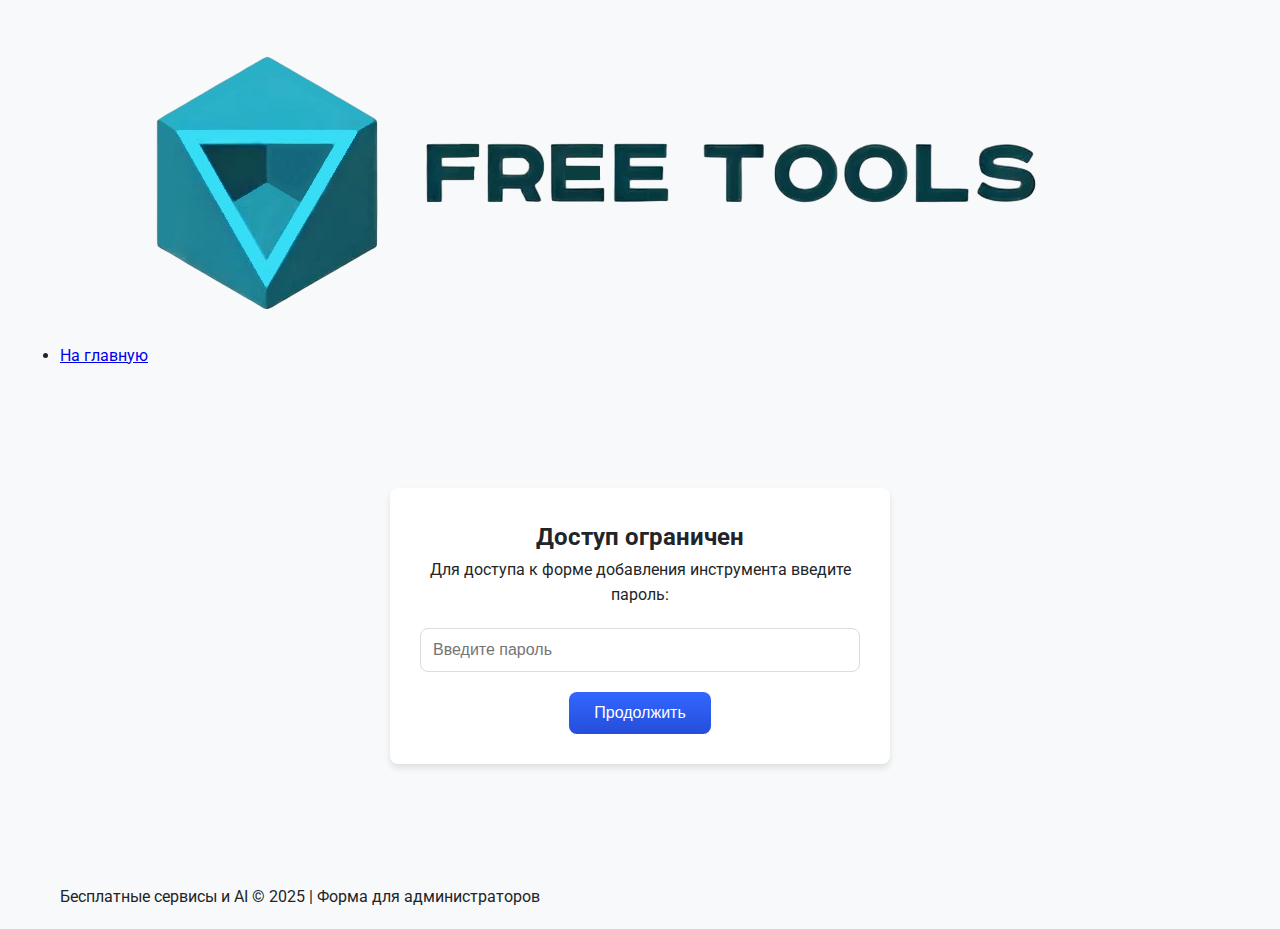
<file: suggest-tool.html>
<!DOCTYPE html>
<html lang="ru">
<head>
    <!-- Фавиконы -->
    <link rel="apple-touch-icon" sizes="180x180" href="favicon/apple-touch-icon.png">
    <link rel="icon" type="image/png" sizes="32x32" href="favicon/favicon-32x32.png">
    <link rel="icon" type="image/png" sizes="16x16" href="favicon/favicon-16x16.png">
    <link rel="shortcut icon" href="favicon/favicon.ico">
    <meta name="msapplication-TileColor" content="#da532c">
    <meta name="theme-color" content="#ffffff">
    <title>Бесплатные сервисы и AI</title>
    <link rel="preconnect" href="https://fonts.googleapis.com">
    <link rel="preconnect" href="https://fonts.gstatic.com" crossorigin>
    <link href="https://fonts.googleapis.com/css2?family=Montserrat:wght@500;700&family=Roboto:wght@400;500&display=swap" rel="stylesheet">
    <link rel="stylesheet" href="styles.css">
    <!-- Фавиконы -->
    <meta charset="UTF-8">
    <meta name="viewport" content="width=device-width, initial-scale=1.0">
    <title>Предложить инструмент</title>
    <link rel="stylesheet" href="styles.css">
    <style>
        /* Основные стили контейнера */
        .admin-container {
            max-width: 1200px;
            margin: 0 auto;
            padding: 20px;
        }
        
        .form-container {
            background: var(--card-bg);
            border-radius: var(--border-radius);
            padding: 30px;
            box-shadow: var(--box-shadow);
            margin-bottom: 40px;
        }
        
        .form-header {
            text-align: center;
            margin-bottom: 30px;
            position: relative;
        }
        
        .form-header h1 {
            color: var(--primary-color);
            margin-bottom: 10px;
        }
        
        .form-group {
            margin-bottom: 20px;
        }
        
        .form-group label {
            display: block;
            margin-bottom: 8px;
            font-weight: 500;
            color: var(--text-color);
        }
        
        .form-group input,
        .form-group textarea,
        .form-group select {
            width: 100%;
            padding: 12px 15px;
            border: 1px solid #ddd;
            border-radius: var(--border-radius);
            font-size: 16px;
            transition: var(--transition);
            background: var(--bg-color);
        }
        
        .form-group input:focus,
        .form-group textarea:focus,
        .form-group select:focus {
            outline: none;
            border-color: var(--primary-color);
            box-shadow: 0 0 0 3px rgba(51, 102, 255, 0.2);
        }
        
        .form-group textarea {
            min-height: 100px;
            resize: vertical;
        }
        
        .form-radio-group {
            display: flex;
            gap: 20px;
            margin-top: 8px;
        }
        
        .form-radio-group label {
            display: flex;
            align-items: center;
            gap: 8px;
            font-weight: normal;
            cursor: pointer;
        }
        
        .form-footer {
            display: flex;
            justify-content: space-between;
            margin-top: 30px;
            gap: 15px;
        }
        
        /* Стили для кнопок */
        .btn {
            padding: 12px 25px;
            border-radius: var(--border-radius);
            font-weight: 500;
            cursor: pointer;
            transition: var(--transition);
            border: none;
            font-size: 16px;
        }
        
        .btn-primary {
            background: linear-gradient(to bottom, var(--primary-color), var(--primary-hover));
            color: white;
        }
        
        .btn-primary:hover {
            background: linear-gradient(to bottom, var(--primary-hover), #1a3cb7);
            transform: translateY(-2px);
            box-shadow: 0 4px 10px rgba(0,0,0,0.15);
        }
        
        .btn-secondary {
            background: var(--search-bg);
            color: var(--text-color);
        }
        
        .btn-secondary:hover {
            background: #dee2e6;
            transform: translateY(-2px);
            box-shadow: 0 4px 10px rgba(0,0,0,0.1);
        }
        
        .required-star {
            color: var(--unavailable-color);
            margin-left: 4px;
        }
        
        .password-protect {
            max-width: 500px;
            margin: 100px auto;
            padding: 30px;
            background: var(--card-bg);
            border-radius: var(--border-radius);
            box-shadow: var(--box-shadow);
            text-align: center;
        }
        
        .password-input {
            width: 100%;
            padding: 12px;
            margin: 20px 0;
            border: 1px solid #ddd;
            border-radius: var(--border-radius);
            font-size: 16px;
        }
        
        /* Стили для добавленных инструментов */
        .added-tools-container {
            margin-bottom: 40px;
        }
        
        .added-tools-header {
            display: flex;
            justify-content: space-between;
            align-items: center;
            margin-bottom: 20px;
        }
        
        .tools-container {
            display: grid;
            grid-template-columns: repeat(auto-fill, minmax(300px, 1fr));
            gap: 20px;
            margin-bottom: 30px;
        }
        
        /* Модальное окно */
        .modal-overlay {
            position: fixed;
            top: 0;
            left: 0;
            right: 0;
            bottom: 0;
            background-color: rgba(0, 0, 0, 0.5);
            display: none;
            justify-content: center;
            align-items: center;
            z-index: 1000;
        }
        
        .modal {
            background-color: white;
            border-radius: var(--border-radius);
            box-shadow: var(--box-shadow);
            width: 90%;
            max-width: 600px;
            max-height: 80vh;
            overflow-y: auto;
            padding: 20px;
            position: relative;
        }
        
        .modal-close {
            position: absolute;
            top: 10px;
            right: 10px;
            background: none;
            border: none;
            font-size: 1.5rem;
            cursor: pointer;
            color: var(--secondary-color);
        }
        
        .modal-description {
            color: var(--secondary-color);
            margin-bottom: 15px;
        }
        
        .suggested-notice {
            background-color: #e8f5e9;
            color: #2e7d32;
            padding: 8px;
            border-radius: 4px;
            margin-bottom: 15px;
            font-size: 14px;
        }
        
        /* Адаптивность */
        @media (max-width: 768px) {
            .form-footer {
                flex-direction: column;
            }
            
            .form-container, .password-protect {
                margin: 20px 0;
                padding: 20px;
            }
            
            .tools-container {
                grid-template-columns: 1fr;
            }
        }
    </style>
</head>
<body>
    <header class="header">
        <div class="header__container">
            <div class="logo">
                <img src="images/logo.png" alt="Бесплатные сервисы и AI" class="logo-image">
            </div>
            <nav class="nav">
                <ul class="nav-list">
                    <li><a href="index.html" class="nav-link">На главную</a></li>
                </ul>
            </nav>
        </div>
    </header>

    <main class="admin-container">
        <div id="passwordSection" class="password-protect">
            <h2>Доступ ограничен</h2>
            <p>Для доступа к форме добавления инструмента введите пароль:</p>
            <input type="password" id="accessPassword" class="password-input" placeholder="Введите пароль">
            <button id="submitPassword" class="btn btn-primary">Продолжить</button>
        </div>
        
        <div id="contentSection" style="display: none;">
            <!-- Модальное окно для деталей -->
            <div id="modalOverlay" class="modal-overlay">
                <div class="modal">
                    <button id="modalClose" class="modal-close">&times;</button>
                    <div id="modalContent"></div>
                </div>
            </div>
            
            <div class="added-tools-container">
                <div class="added-tools-header">
                    <h2>Добавленные инструменты</h2>
                    <button id="clearAllTools" class="btn btn-secondary">Очистить все</button>
                </div>
                
                <div id="addedTools" class="tools-container">
                    <!-- Добавленные инструменты будут здесь -->
                </div>
            </div>
            
            <div class="form-container">
                <div class="form-header">
                    <h1>Предложить новый инструмент</h1>
                    <p>Добавьте бесплатный сервис в нашу базу данных</p>
                </div>
                
                <form id="toolForm">
                    <div class="form-group">
                        <label for="title">Название инструмента<span class="required-star">*</span></label>
                        <input type="text" id="title" name="title" required placeholder="Название сервиса или инструмента">
                    </div>
                    
                    <div class="form-group">
                        <label for="description">Описание<span class="required-star">*</span></label>
                        <textarea id="description" name="description" required placeholder="Краткое описание функционала и назначения"></textarea>
                    </div>
                    
                    <div class="form-group">
                        <label for="category">Категория<span class="required-star">*</span></label>
                        <select id="category" name="category" required>
                            <option value="">Выберите категорию</option>
                            <option value="office">Офис</option>
                            <option value="design">Дизайн</option>
                            <option value="ai">AI</option>
                            <option value="development">Разработка</option>
                            <option value="marketing">Маркетинг</option>
                            <option value="storage">Хранилища</option>
                            <option value="other">Другое</option>
                        </select>
                    </div>
                    
                    <div class="form-group">
                        <label>Доступен в РФ<span class="required-star">*</span></label>
                        <div class="form-radio-group">
                            <label>
                                <input type="radio" name="available" value="yes" required> 
                                Да
                            </label>
                            <label>
                                <input type="radio" name="available" value="no"> 
                                Нет (требуется VPN)
                            </label>
                        </div>
                    </div>
                    
                    <div class="form-group">
                        <label for="link">Ссылка<span class="required-star">*</span></label>
                        <input type="url" id="link" name="link" required placeholder="https://example.com">
                    </div>
                    
                    <div class="form-group">
                        <label for="features">Ключевые особенности (каждая с новой строки)<span class="required-star">*</span></label>
                        <textarea id="features" name="features" required placeholder="Особенность 1&#10;Особенность 2&#10;Особенность 3"></textarea>
                    </div>
                    
                    <div class="form-group">
                        <label for="freeFeatures">Бесплатные функции<span class="required-star">*</span></label>
                        <input type="text" id="freeFeatures" name="freeFeatures" required placeholder="Что доступно бесплатно">
                    </div>
                    
                    <div class="form-group">
                        <label for="paidFeatures">Платные функции</label>
                        <input type="text" id="paidFeatures" name="paidFeatures" placeholder="Что доступно в платных версиях">
                    </div>
                    
                    <div class="form-group">
                        <label>
                            <input type="checkbox" id="popular" name="popular"> 
                            Отметить как популярный инструмент
                        </label>
                    </div>
                    
                    <div class="form-footer">
                        <button type="button" id="exportCurrentJson" class="btn btn-secondary">Экспорт формы в JSON</button>
                        <button type="submit" class="btn btn-primary">Добавить инструмент</button>
                    </div>
                </form>
            </div>
        </div>
    </main>

    <footer>
        <p>Бесплатные сервисы и AI &copy; 2025 | Форма для администраторов</p>
    </footer>

    <script>
        document.addEventListener('DOMContentLoaded', function() {
            // Основные элементы
            const passwordSection = document.getElementById('passwordSection');
            const contentSection = document.getElementById('contentSection');
            const passwordInput = document.getElementById('accessPassword');
            const submitPassword = document.getElementById('submitPassword');
            const toolForm = document.getElementById('toolForm');
            const exportCurrentJson = document.getElementById('exportCurrentJson');
            const addedToolsContainer = document.getElementById('addedTools');
            const clearAllTools = document.getElementById('clearAllTools');
            const modalOverlay = document.getElementById('modalOverlay');
            const modalClose = document.getElementById('modalClose');
            const modalContent = document.getElementById('modalContent');
            
            // Проверка пароля
            const ACCESS_PASSWORD = 'admin123';
            let addedTools = [];
            
            submitPassword.addEventListener('click', function() {
                if (passwordInput.value === ACCESS_PASSWORD) {
                    passwordSection.style.display = 'none';
                    contentSection.style.display = 'block';
                } else {
                    alert('Неверный пароль! Попробуйте снова.');
                    passwordInput.value = '';
                }
            });
            
            // Функция экспорта одного инструмента в JSON
            function exportToolToJson(tool) {
                // Создаем копию без временных свойств
                const exportTool = {...tool};
                delete exportTool.elementId;
                
                const json = JSON.stringify(exportTool, null, 2);
                const blob = new Blob([json], { type: 'application/json' });
                const url = URL.createObjectURL(blob);
                
                const a = document.createElement('a');
                a.href = url;
                a.download = `tool_${tool.title.replace(/\s+/g, '_')}.json`;
                document.body.appendChild(a);
                a.click();
                document.body.removeChild(a);
                URL.revokeObjectURL(url);
            }
            
            // Функция отображения добавленных инструментов
            function renderAddedTools() {
                addedToolsContainer.innerHTML = '';
                
                if (addedTools.length === 0) {
                    addedToolsContainer.innerHTML = `
                        <div class="no-tools">
                            <p>Пока не добавлено ни одного инструмента</p>
                            <p>Добавленные инструменты будут отображаться здесь</p>
                        </div>
                    `;
                    return;
                }
                
                addedTools.forEach(tool => {
                    const toolElement = document.createElement('div');
                    toolElement.className = 'tool';
                    toolElement.dataset.id = tool.id;
                    
                    toolElement.innerHTML = `
                        ${tool.popular ? '<span class="popular-badge">Популярное</span>' : ''}
                        <span class="suggested-badge">Предложено</span>
                        <h2>${tool.title}</h2>
                        <p>${tool.description}</p>
                        <div class="tool-meta">
                            <span class="availability ${tool.available === 'yes' ? 'available' : 'unavailable'}">
                                ${tool.available === 'yes' ? 'Доступен в РФ' : 'Требуется VPN'}
                            </span>
                        </div>
                        <div class="tool-actions">
                            <a href="${tool.link}" target="_blank" class="btn-primary">Открыть</a>
                            <button class="btn-secondary export-tool">Экспорт в JSON</button>
                            <button class="btn-more">Подробнее</button>
                            <button class="btn-remove remove-tool">Удалить</button>
                        </div>
                    `;
                    
                    addedToolsContainer.appendChild(toolElement);
                    
                    // Сохраняем ссылку на элемент
                    tool.element = toolElement;
                    
                    // Добавляем обработчики
                    toolElement.querySelector('.export-tool').addEventListener('click', () => {
                        exportToolToJson(tool);
                    });
                    
                    toolElement.querySelector('.remove-tool').addEventListener('click', () => {
                        removeTool(tool.id);
                    });
                    
                    // Обработчик для кнопки "Подробнее"
                    toolElement.querySelector('.btn-more').addEventListener('click', () => {
                        showToolDetails(tool);
                    });
                });
            }
            
            // Показать детали инструмента в модальном окне
            function showToolDetails(tool) {
                modalContent.innerHTML = `
                    <h2>${tool.title}</h2>
                    <p class="modal-description">${tool.description}</p>
                    <div class="tool-meta">
                        <span class="availability ${tool.available === 'yes' ? 'available' : 'unavailable'}">
                            ${tool.available === 'yes' ? 'Доступен в РФ' : 'Требуется VPN'}
                        </span>
                        <span>Категория: ${getCategoryName(tool.category)}</span>
                    </div>
                    <ul>
                        ${tool.features.map(feature => `<li>${feature}</li>`).join('')}
                    </ul>
                    <p><strong>Бесплатные функции:</strong> ${tool.freeFeatures}</p>
                    ${tool.paidFeatures ? `<p><strong>Платные функции:</strong> ${tool.paidFeatures}</p>` : ''}
                    <div class="tool-actions" style="margin-top:20px;">
                        <a href="${tool.link}" target="_blank" class="btn-primary">Открыть инструмент</a>
                        <button class="btn-secondary" id="exportFromModal">Экспорт в JSON</button>
                    </div>
                `;
                
                modalOverlay.style.display = 'flex';
                document.body.style.overflow = 'hidden';
                
                // Обработчик для экспорта из модального окна
                document.getElementById('exportFromModal').addEventListener('click', () => {
                    exportToolToJson(tool);
                });
            }
            
            // Закрыть модальное окно
            function closeModal() {
                modalOverlay.style.display = 'none';
                document.body.style.overflow = 'auto';
            }
            
            // Функция получения имени категории
            function getCategoryName(category) {
                const categories = {
                    'office': 'Офис',
                    'design': 'Дизайн',
                    'ai': 'AI',
                    'development': 'Разработка',
                    'marketing': 'Маркетинг',
                    'storage': 'Хранилища',
                    'other': 'Другое'
                };
                return categories[category] || category;
            }
            
            // Функция добавления инструмента
            function addSuggestedTool() {
                const formData = new FormData(toolForm);
                
                const tool = {
                    id: 'tool_' + Date.now(), // Уникальный ID
                    popular: formData.get('popular') === 'on',
                    title: formData.get('title'),
                    description: formData.get('description'),
                    category: formData.get('category'),
                    available: formData.get('available'),
                    link: formData.get('link'),
                    features: formData.get('features').split('\n')
                        .map(line => line.trim())
                        .filter(line => line !== ''),
                    freeFeatures: formData.get('freeFeatures'),
                    paidFeatures: formData.get('paidFeatures') || '',
                    suggested: true
                };
                
                addedTools.unshift(tool);
                renderAddedTools();
                toolForm.reset();
            }
            
            // Удаление инструмента
            function removeTool(toolId) {
                addedTools = addedTools.filter(tool => tool.id !== toolId);
                renderAddedTools();
            }
            
            // Очистка всех инструментов
            clearAllTools.addEventListener('click', function() {
                if (addedTools.length === 0) return;
                if (confirm('Вы уверены, что хотите удалить все добавленные инструменты?')) {
                    addedTools = [];
                    renderAddedTools();
                }
            });
            
            // Экспорт текущей формы в JSON
            exportCurrentJson.addEventListener('click', function() {
                const formData = new FormData(toolForm);
                
                const tool = {
                    id: 'tool_' + Date.now(),
                    popular: formData.get('popular') === 'on',
                    title: formData.get('title'),
                    description: formData.get('description'),
                    category: formData.get('category'),
                    available: formData.get('available'),
                    link: formData.get('link'),
                    features: formData.get('features').split('\n')
                        .map(line => line.trim())
                        .filter(line => line !== ''),
                    freeFeatures: formData.get('freeFeatures'),
                    paidFeatures: formData.get('paidFeatures') || ''
                };
                
                exportToolToJson(tool);
            });
            
            // Обработчики модального окна
            modalClose.addEventListener('click', closeModal);
            modalOverlay.addEventListener('click', function(e) {
                if (e.target === modalOverlay) closeModal();
            });
            
            // Обработчик отправки формы
            toolForm.addEventListener('submit', function(e) {
                e.preventDefault();
                
                // Простая валидация
                if (!toolForm.checkValidity()) {
                    alert('Пожалуйста, заполните все обязательные поля (помечены *)');
                    return;
                }
                
                addSuggestedTool();
            });
            
            // Инициализация
            renderAddedTools();
        });
    </script>
</body>
</html>
</file>
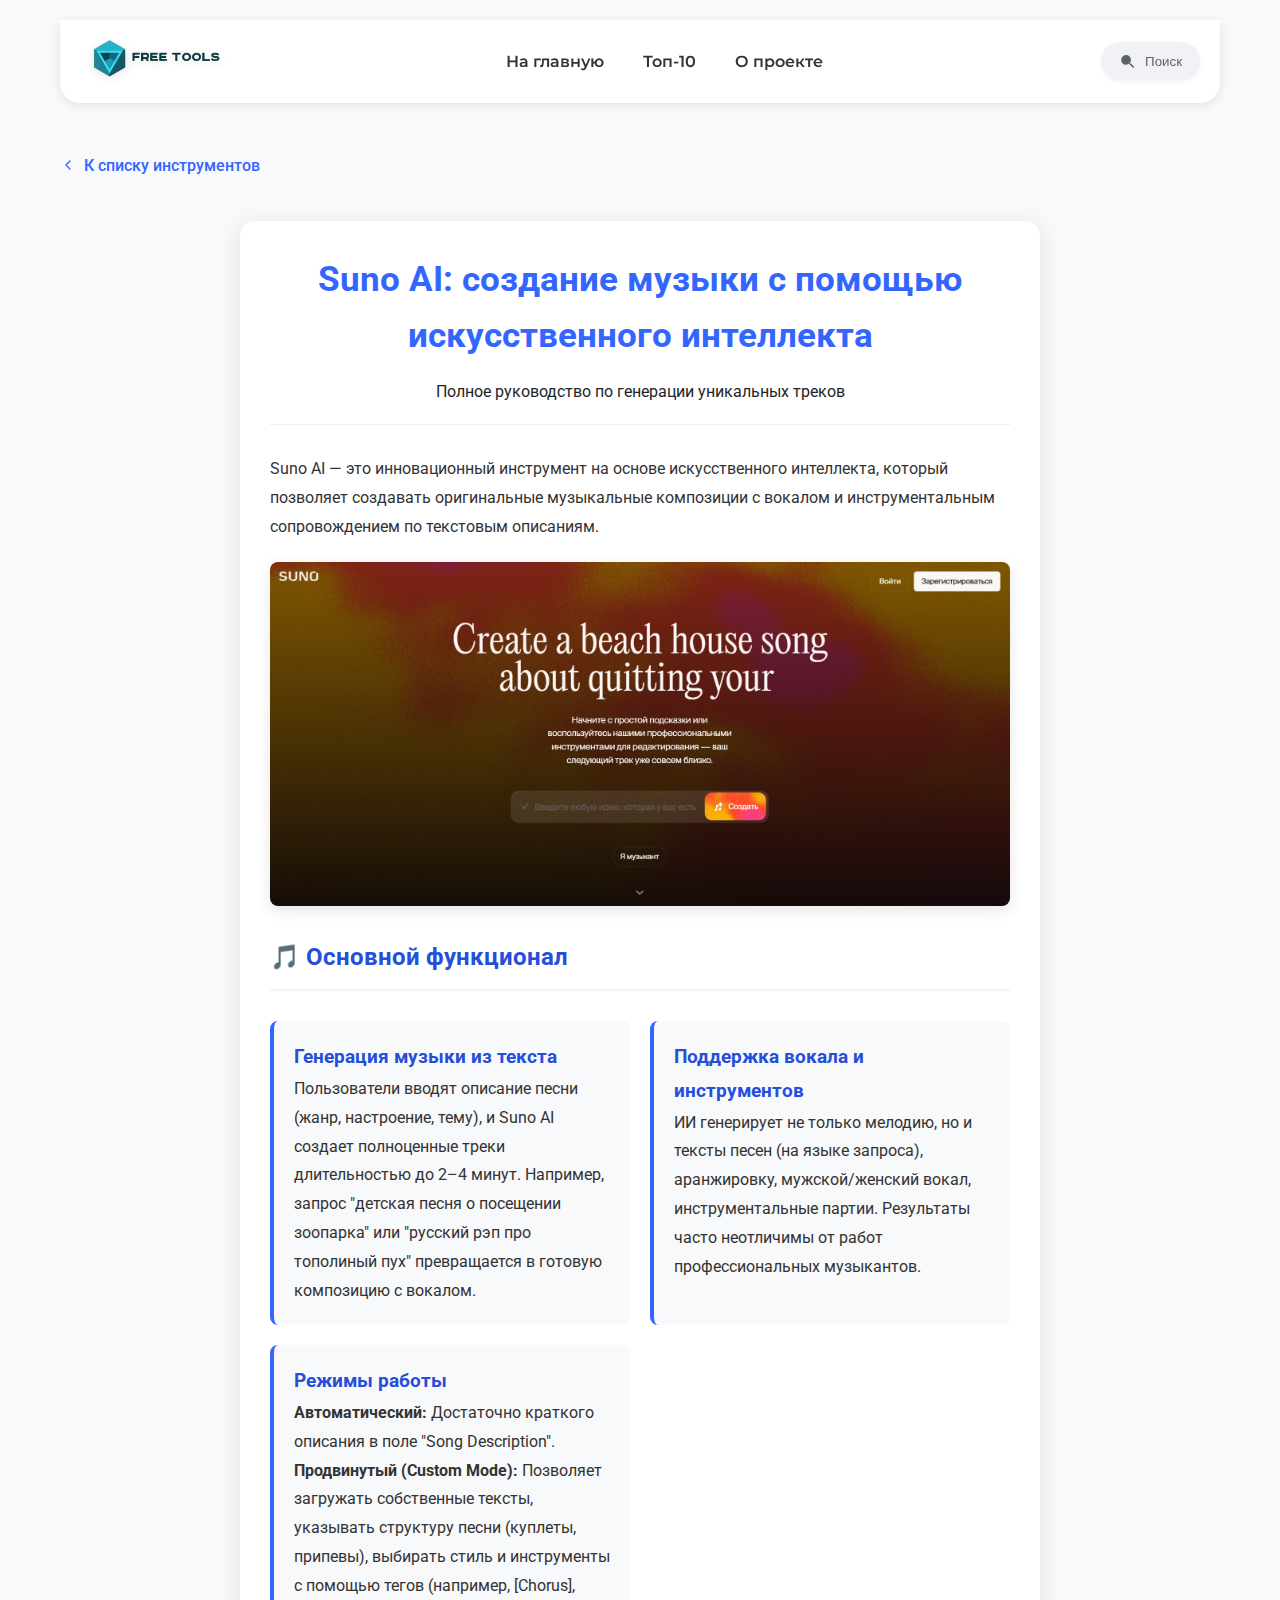
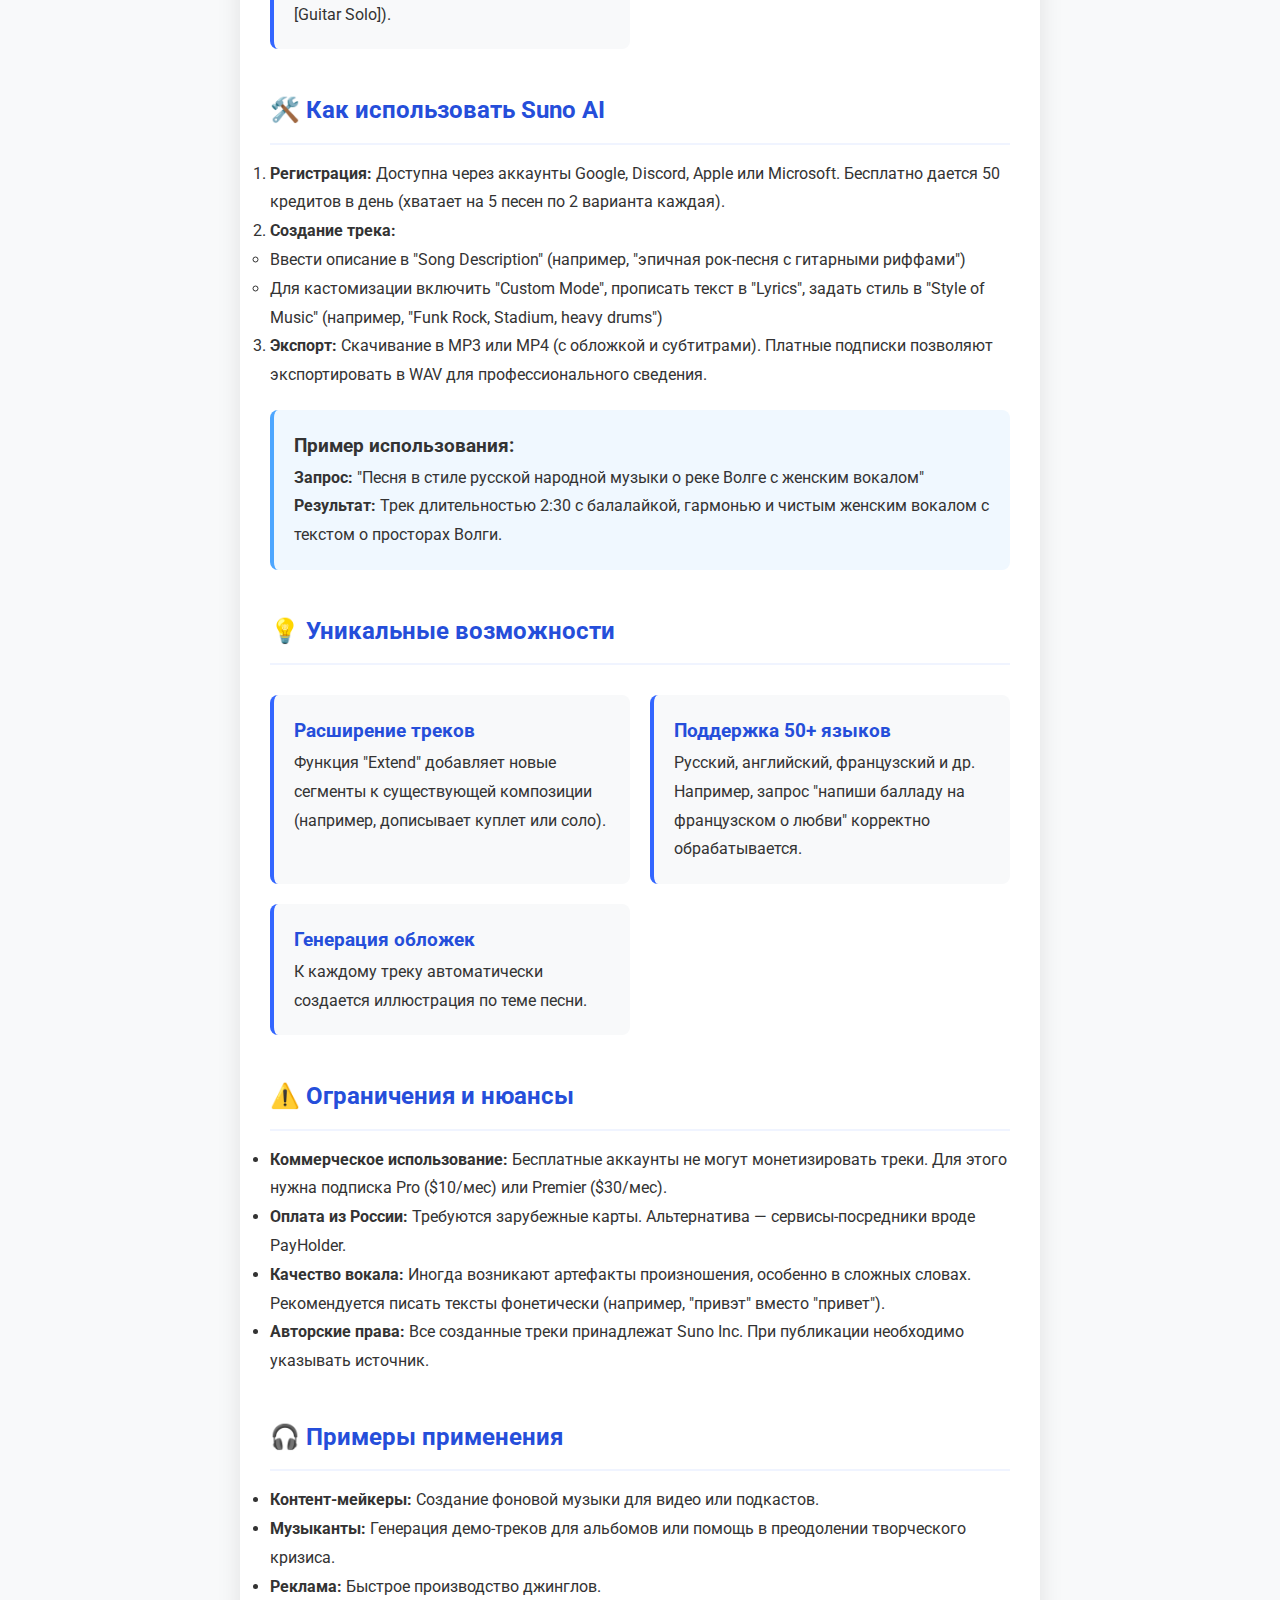
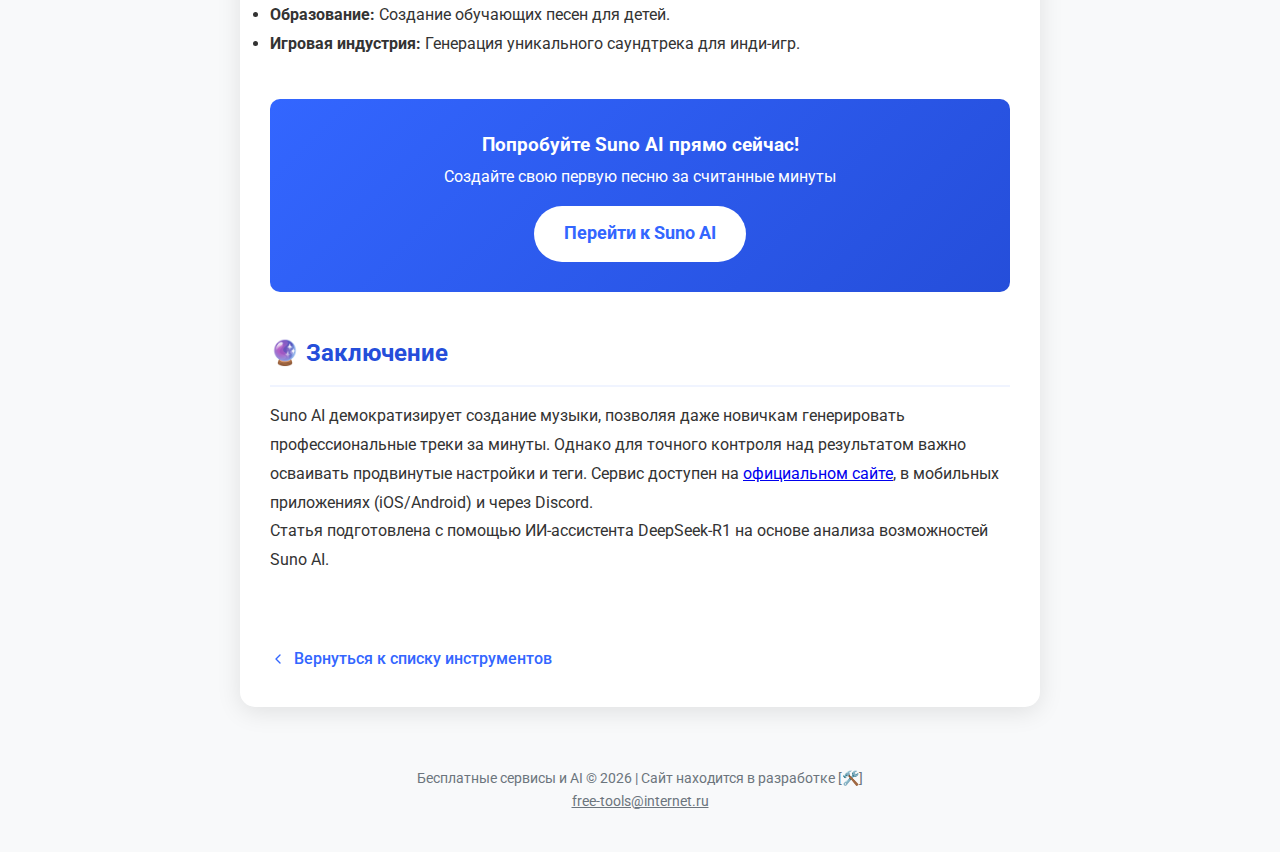
<file: suno.html>
<!DOCTYPE html>
<html lang="ru">
<head>
    <!-- Yandex.Metrika counter -->
    <script type="text/javascript">
        (function(m,e,t,r,i,k,a){m[i]=m[i]||function(){(m[i].a=m[i].a||[]).push(arguments)};
        m[i].l=1*new Date();
        for (var j = 0; j < document.scripts.length; j++) {if (document.scripts[j].src === r) { return; }}
        k=e.createElement(t),a=e.getElementsByTagName(t)[0],k.async=1,k.src=r,a.parentNode.insertBefore(k,a)})
        (window, document, "script", "https://mc.yandex.ru/metrika/tag.js", "ym");

        ym(102614891, "init", {
                clickmap:true,
                trackLinks:true,
                accurateTrackBounce:true
        });
    </script>
    <noscript><div><img src="https://mc.yandex.ru/watch/102614891" style="position:absolute; left:-9999px;" alt="" /></div></noscript>
    <!-- /Yandex.Metrika counter -->
    
    <!-- SEO мета-теги -->
    <meta charset="UTF-8">
    <meta name="viewport" content="width=device-width, initial-scale=1.0">
    <title>Создать музыку с вокалом бесплатно через ИИ • Suno AI Генератор песен</title>
    <meta name="description" content="Генератор музыки с текстом и вокалом по вашему описанию. Suno AI создает уникальные треки за минуты. Бесплатно">
    <meta name="keywords" content="suno ai, генератор музыки, искусственный интеллект, ai музыка, создание песен, генерация треков, вокал с ИИ">
    
    <!-- Open Graph теги -->
    <meta property="og:title" content="Suno AI: создание музыки с помощью искусственного интеллекта | Бесплатные инструменты">
    <meta property="og:description" content="Полное руководство по генерации музыки с помощью Suno AI">
    <meta property="og:image" content="https://free-tools.ru/images/free-tools-og.jpg">
    <meta property="og:url" content="https://free-tools.ru/suno.html">
    <meta property="og:type" content="article">

    <!-- Twitter Card -->
    <meta name="twitter:card" content="summary_large_image">
    <meta name="twitter:title" content="Suno AI: создание музыки с помощью искусственного интеллекта">
    <meta name="twitter:description" content="Полное руководство по генерации музыки с помощью Suno AI">
    <meta name="twitter:image" content="https://free-tools.ru/images/free-tools-og.jpg">
    
    <!-- Каноническая ссылка -->
    <link rel="canonical" href="https://free-tools.ru/suno.html">
    
    <!-- Фавиконы -->
    <link rel="apple-touch-icon" sizes="180x180" href="favicon/apple-touch-icon.png">
    <link rel="icon" type="image/png" sizes="32x32" href="favicon/favicon-32x32.png">
    <link rel="icon" type="image/png" sizes="16x16" href="favicon/favicon-16x16.png">
    <link rel="shortcut icon" href="favicon/favicon.ico">
    <meta name="msapplication-TileColor" content="#da532c">
    <meta name="theme-color" content="#ffffff">
    
    <!-- Стили -->
    <link rel="preconnect" href="https://fonts.googleapis.com">
    <link rel="preconnect" href="https://fonts.gstatic.com" crossorigin>
    <link href="https://fonts.googleapis.com/css2?family=Montserrat:wght@500;700&family=Roboto:wght@400;500&display=swap" rel="stylesheet">
    <link rel="stylesheet" href="styles.css">
    
    <!-- Компоненты -->
    <script type="module" src="components/metrika.js"></script>
    <script type="module" src="components/header.js"></script>
    <script type="module" src="components/footer.js"></script>
    
    <style>
        /* Специфичные стили для страницы статьи */
        .article-container {
            max-width: 800px;
            margin: 40px auto;
            padding: 30px;
            background: white;
            border-radius: 15px;
            box-shadow: 0 5px 25px rgba(0,0,0,0.1);
        }
        
        .article-header {
            text-align: center;
            margin-bottom: 30px;
            padding-bottom: 20px;
            border-bottom: 1px solid #eee;
        }
        
        .article-title {
            color: #3366ff;
            font-size: 2.2rem;
            margin-bottom: 15px;
        }
        
        .article-content {
            line-height: 1.8;
            color: #333;
        }
        
        .article-section {
            margin-bottom: 40px;
        }
        
        .article-section h2 {
            color: #254eda;
            margin-bottom: 15px;
            padding-bottom: 10px;
            border-bottom: 2px solid #f0f4ff;
        }
        
        .article-features {
            display: grid;
            grid-template-columns: repeat(auto-fill, minmax(300px, 1fr));
            gap: 20px;
            margin: 30px 0;
        }
        
        .feature-card {
            background: #f8f9fa;
            padding: 20px;
            border-radius: 8px;
            border-left: 4px solid #3366ff;
        }
        
        .feature-card h3 {
            margin-top: 0;
            color: #254eda;
        }
        
        .example-block {
            background: #f0f8ff;
            padding: 20px;
            border-radius: 8px;
            margin: 20px 0;
            border-left: 4px solid #4da6ff;
        }
        
        .cta-box {
            text-align: center;
            padding: 30px;
            background: linear-gradient(135deg, #3366ff, #254eda);
            color: white;
            border-radius: 10px;
            margin: 40px 0;
        }
        
        .cta-button {
            display: inline-block;
            background: white;
            color: #3366ff;
            padding: 12px 30px;
            border-radius: 30px;
            text-decoration: none;
            font-weight: bold;
            margin-top: 15px;
            transition: all 0.3s ease;
            font-size: 1.1rem;
        }
        
        .cta-button:hover {
            transform: translateY(-3px);
            box-shadow: 0 5px 15px rgba(0,0,0,0.2);
        }
        
        .back-link {
            display: inline-flex;
            align-items: center;
            margin-top: 30px;
            color: #3366ff;
            text-decoration: none;
            font-weight: 500;
        }
        
        .back-link svg {
            margin-right: 8px;
        }
        
        .article-image {
            max-width: 100%;
            border-radius: 8px;
            margin: 20px 0;
            box-shadow: 0 5px 15px rgba(0,0,0,0.1);
        }
        
        /* Адаптивность */
        @media (max-width: 768px) {
            .article-container {
                margin: 20px 10px;
                padding: 20px;
            }
            
            .article-title {
                font-size: 1.8rem;
            }
            
            .article-features {
                grid-template-columns: 1fr;
            }
        }
    </style>
    
    <!-- JSON-LD разметка для SEO -->
    <script type="application/ld+json">
    {
      "@context": "https://schema.org",
      "@type": "Article",
      "headline": "Suno AI: создание музыки с помощью искусственного интеллекта",
      "description": "Полное руководство по генерации музыки с помощью Suno AI",
      "image": "https://free-tools.ru/images/free-tools-og.jpg",
      "author": {
        "@type": "Organization",
        "name": "Бесплатные инструменты"
      },
      "publisher": {
        "@type": "Organization",
        "name": "Бесплатные инструменты",
        "logo": {
          "@type": "ImageObject",
          "url": "https://free-tools.ru/images/logo.png"
        }
      },
      "datePublished": "2025-07-02",
      "mainEntityOfPage": {
        "@type": "WebPage",
        "@id": "https://free-tools.ru/suno.html"
      }
    }
    </script>
</head>
<body>
    <!-- Шапка сайта через компонент -->
    <free-header></free-header>

    <main class="container">
        <a href="index.html#ai" class="back-link">
            <svg width="16" height="16" viewBox="0 0 24 24" fill="none" xmlns="http://www.w3.org/2000/svg">
                <path d="M15 18L9 12L15 6" stroke="currentColor" stroke-width="2" stroke-linecap="round" stroke-linejoin="round"/>
            </svg>
            К списку инструментов
        </a>
        
        <div class="article-container">
            <div class="article-header">
                <h1 class="article-title">Suno AI: создание музыки с помощью искусственного интеллекта</h1>
                <p>Полное руководство по генерации уникальных треков</p>
            </div>
            
            <div class="article-content">
                <div class="article-section">
                    <p>Suno AI — это инновационный инструмент на основе искусственного интеллекта, который позволяет создавать оригинальные музыкальные композиции с вокалом и инструментальным сопровождением по текстовым описаниям.</p>
                    
                    <img src="images/suno-interface.jpg" alt="Интерфейс Suno AI" class="article-image">
                    
                    <h2>🎵 Основной функционал</h2>
                    <div class="article-features">
                        <div class="feature-card">
                            <h3>Генерация музыки из текста</h3>
                            <p>Пользователи вводят описание песни (жанр, настроение, тему), и Suno AI создает полноценные треки длительностью до 2–4 минут. Например, запрос "детская песня о посещении зоопарка" или "русский рэп про тополиный пух" превращается в готовую композицию с вокалом.</p>
                        </div>
                        
                        <div class="feature-card">
                            <h3>Поддержка вокала и инструментов</h3>
                            <p>ИИ генерирует не только мелодию, но и тексты песен (на языке запроса), аранжировку, мужской/женский вокал, инструментальные партии. Результаты часто неотличимы от работ профессиональных музыкантов.</p>
                        </div>
                        
                        <div class="feature-card">
                            <h3>Режимы работы</h3>
                            <p><strong>Автоматический:</strong> Достаточно краткого описания в поле "Song Description".</p>
                            <p><strong>Продвинутый (Custom Mode):</strong> Позволяет загружать собственные тексты, указывать структуру песни (куплеты, припевы), выбирать стиль и инструменты с помощью тегов (например, [Chorus], [Guitar Solo]).</p>
                        </div>
                    </div>
                </div>
                
                <div class="article-section">
                    <h2>🛠️ Как использовать Suno AI</h2>
                    
                    <ol>
                        <li><strong>Регистрация:</strong> Доступна через аккаунты Google, Discord, Apple или Microsoft. Бесплатно дается 50 кредитов в день (хватает на 5 песен по 2 варианта каждая).</li>
                        
                        <li><strong>Создание трека:</strong>
                            <ul>
                                <li>Ввести описание в "Song Description" (например, "эпичная рок-песня с гитарными риффами")</li>
                                <li>Для кастомизации включить "Custom Mode", прописать текст в "Lyrics", задать стиль в "Style of Music" (например, "Funk Rock, Stadium, heavy drums")</li>
                            </ul>
                        </li>
                        
                        <li><strong>Экспорт:</strong> Скачивание в MP3 или MP4 (с обложкой и субтитрами). Платные подписки позволяют экспортировать в WAV для профессионального сведения.</li>
                    </ol>
                    
                    <div class="example-block">
                        <h3>Пример использования:</h3>
                        <p><strong>Запрос:</strong> "Песня в стиле русской народной музыки о реке Волге с женским вокалом"</p>
                        <p><strong>Результат:</strong> Трек длительностью 2:30 с балалайкой, гармонью и чистым женским вокалом с текстом о просторах Волги.</p>
                    </div>
                </div>
                
                <div class="article-section">
                    <h2>💡 Уникальные возможности</h2>
                    
                    <div class="article-features">
                        <div class="feature-card">
                            <h3>Расширение треков</h3>
                            <p>Функция "Extend" добавляет новые сегменты к существующей композиции (например, дописывает куплет или соло).</p>
                        </div>
                        
                        <div class="feature-card">
                            <h3>Поддержка 50+ языков</h3>
                            <p>Русский, английский, французский и др. Например, запрос "напиши балладу на французском о любви" корректно обрабатывается.</p>
                        </div>
                        
                        <div class="feature-card">
                            <h3>Генерация обложек</h3>
                            <p>К каждому треку автоматически создается иллюстрация по теме песни.</p>
                        </div>
                    </div>
                </div>
                
                <div class="article-section">
                    <h2>⚠️ Ограничения и нюансы</h2>
                    
                    <ul>
                        <li><strong>Коммерческое использование:</strong> Бесплатные аккаунты не могут монетизировать треки. Для этого нужна подписка Pro ($10/мес) или Premier ($30/мес).</li>
                        
                        <li><strong>Оплата из России:</strong> Требуются зарубежные карты. Альтернатива — сервисы-посредники вроде PayHolder.</li>
                        
                        <li><strong>Качество вокала:</strong> Иногда возникают артефакты произношения, особенно в сложных словах. Рекомендуется писать тексты фонетически (например, "привэт" вместо "привет").</li>
                        
                        <li><strong>Авторские права:</strong> Все созданные треки принадлежат Suno Inc. При публикации необходимо указывать источник.</li>
                    </ul>
                </div>
                
                <div class="article-section">
                    <h2>🎧 Примеры применения</h2>
                    
                    <ul>
                        <li><strong>Контент-мейкеры:</strong> Создание фоновой музыки для видео или подкастов.</li>
                        
                        <li><strong>Музыканты:</strong> Генерация демо-треков для альбомов или помощь в преодолении творческого кризиса.</li>
                        
                        <li><strong>Реклама:</strong> Быстрое производство джинглов.</li>
                        
                        <li><strong>Образование:</strong> Создание обучающих песен для детей.</li>
                        
                        <li><strong>Игровая индустрия:</strong> Генерация уникального саундтрека для инди-игр.</li>
                    </ul>
                    
                    <div class="cta-box">
                        <h3>Попробуйте Suno AI прямо сейчас!</h3>
                        <p>Создайте свою первую песню за считанные минуты</p>
                        <a href="https://suno.com/home" target="_blank" class="cta-button">Перейти к Suno AI</a>
                    </div>
                </div>
                
                <div class="article-section">
                    <h2>🔮 Заключение</h2>
                    <p>Suno AI демократизирует создание музыки, позволяя даже новичкам генерировать профессиональные треки за минуты. Однако для точного контроля над результатом важно осваивать продвинутые настройки и теги. Сервис доступен на <a href="https://suno.com/home">официальном сайте</a>, в мобильных приложениях (iOS/Android) и через Discord.</p>
                    
                    <p>Статья подготовлена с помощью ИИ-ассистента DeepSeek-R1 на основе анализа возможностей Suno AI.</p>
                </div>
                
                <a href="index.html#ai" class="back-link">
                    <svg width="16" height="16" viewBox="0 0 24 24" fill="none" xmlns="http://www.w3.org/2000/svg">
                        <path d="M15 18L9 12L15 6" stroke="currentColor" stroke-width="2" stroke-linecap="round" stroke-linejoin="round"/>
                    </svg>
                    Вернуться к списку инструментов
                </a>
            </div>
        </div>
    </main>

    <!-- Подвал сайта через компонент -->
    <free-footer></free-footer>
</body>
</html>
</file>
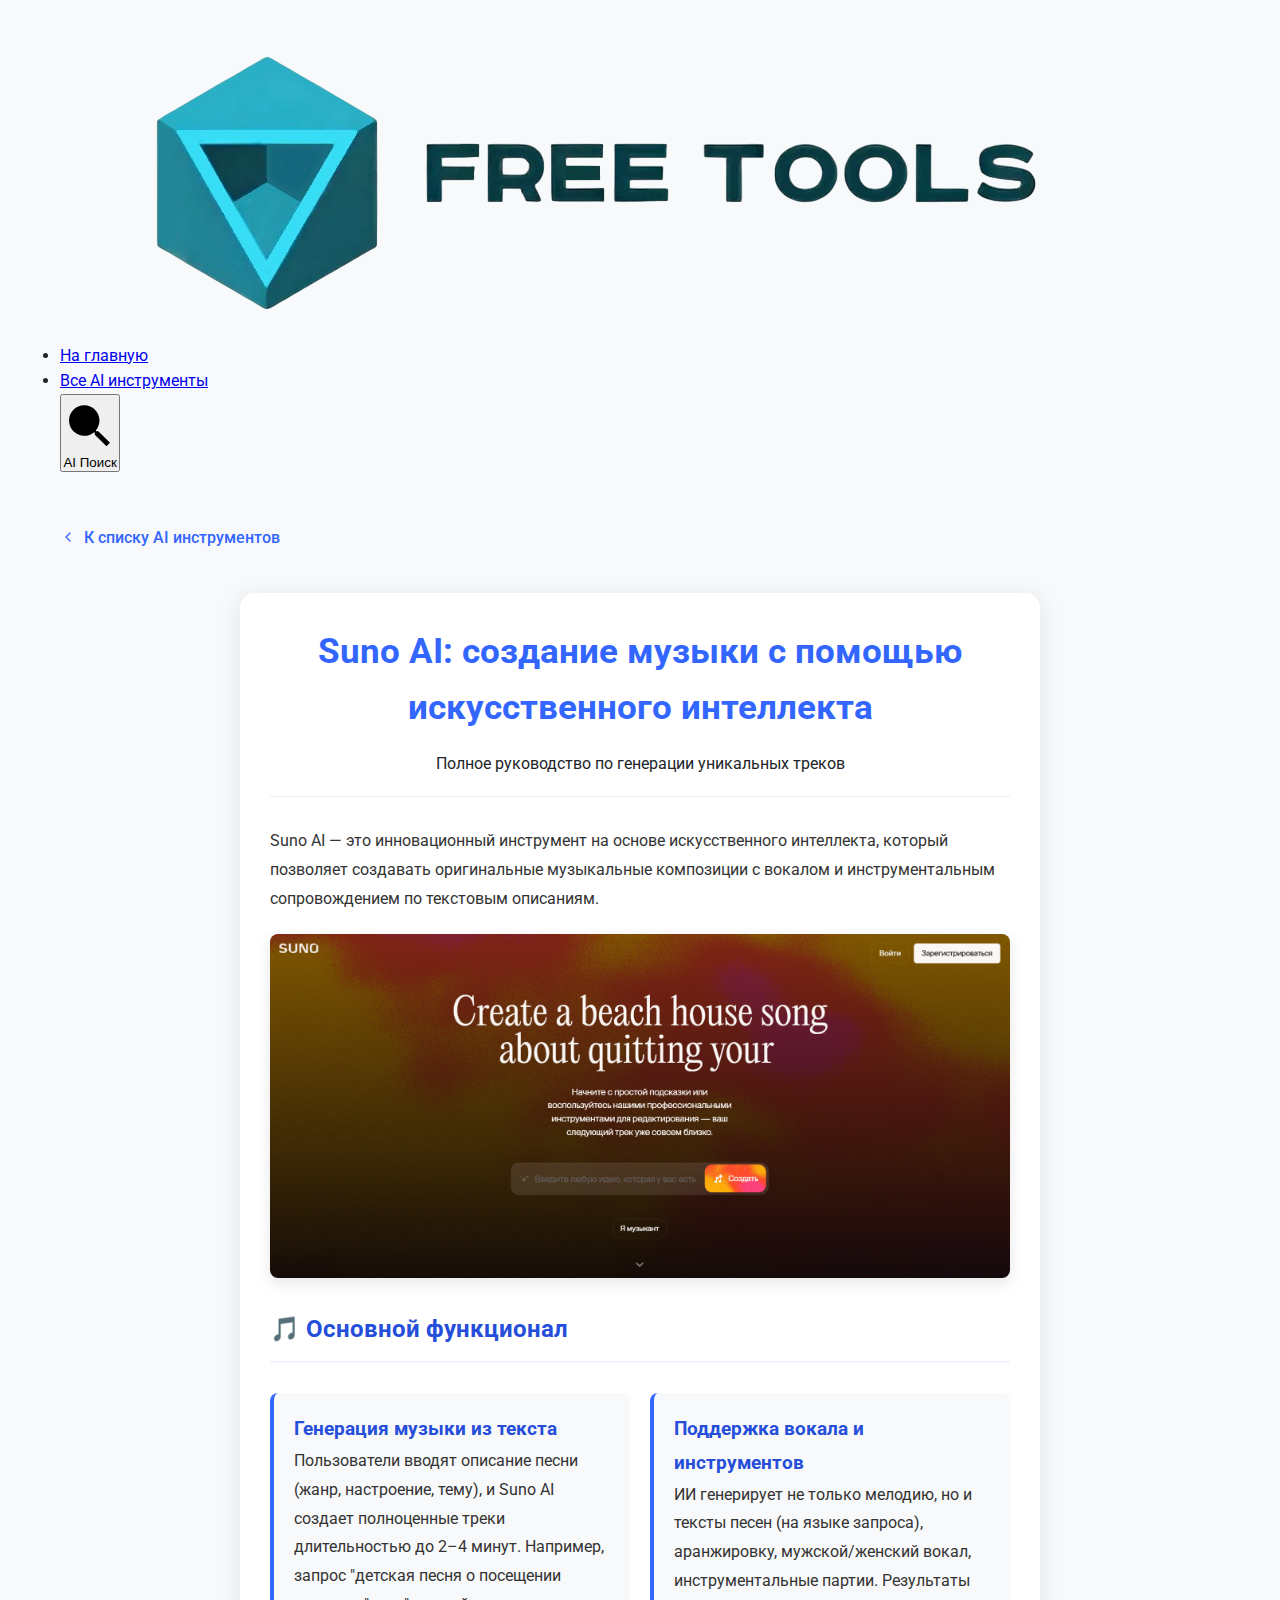
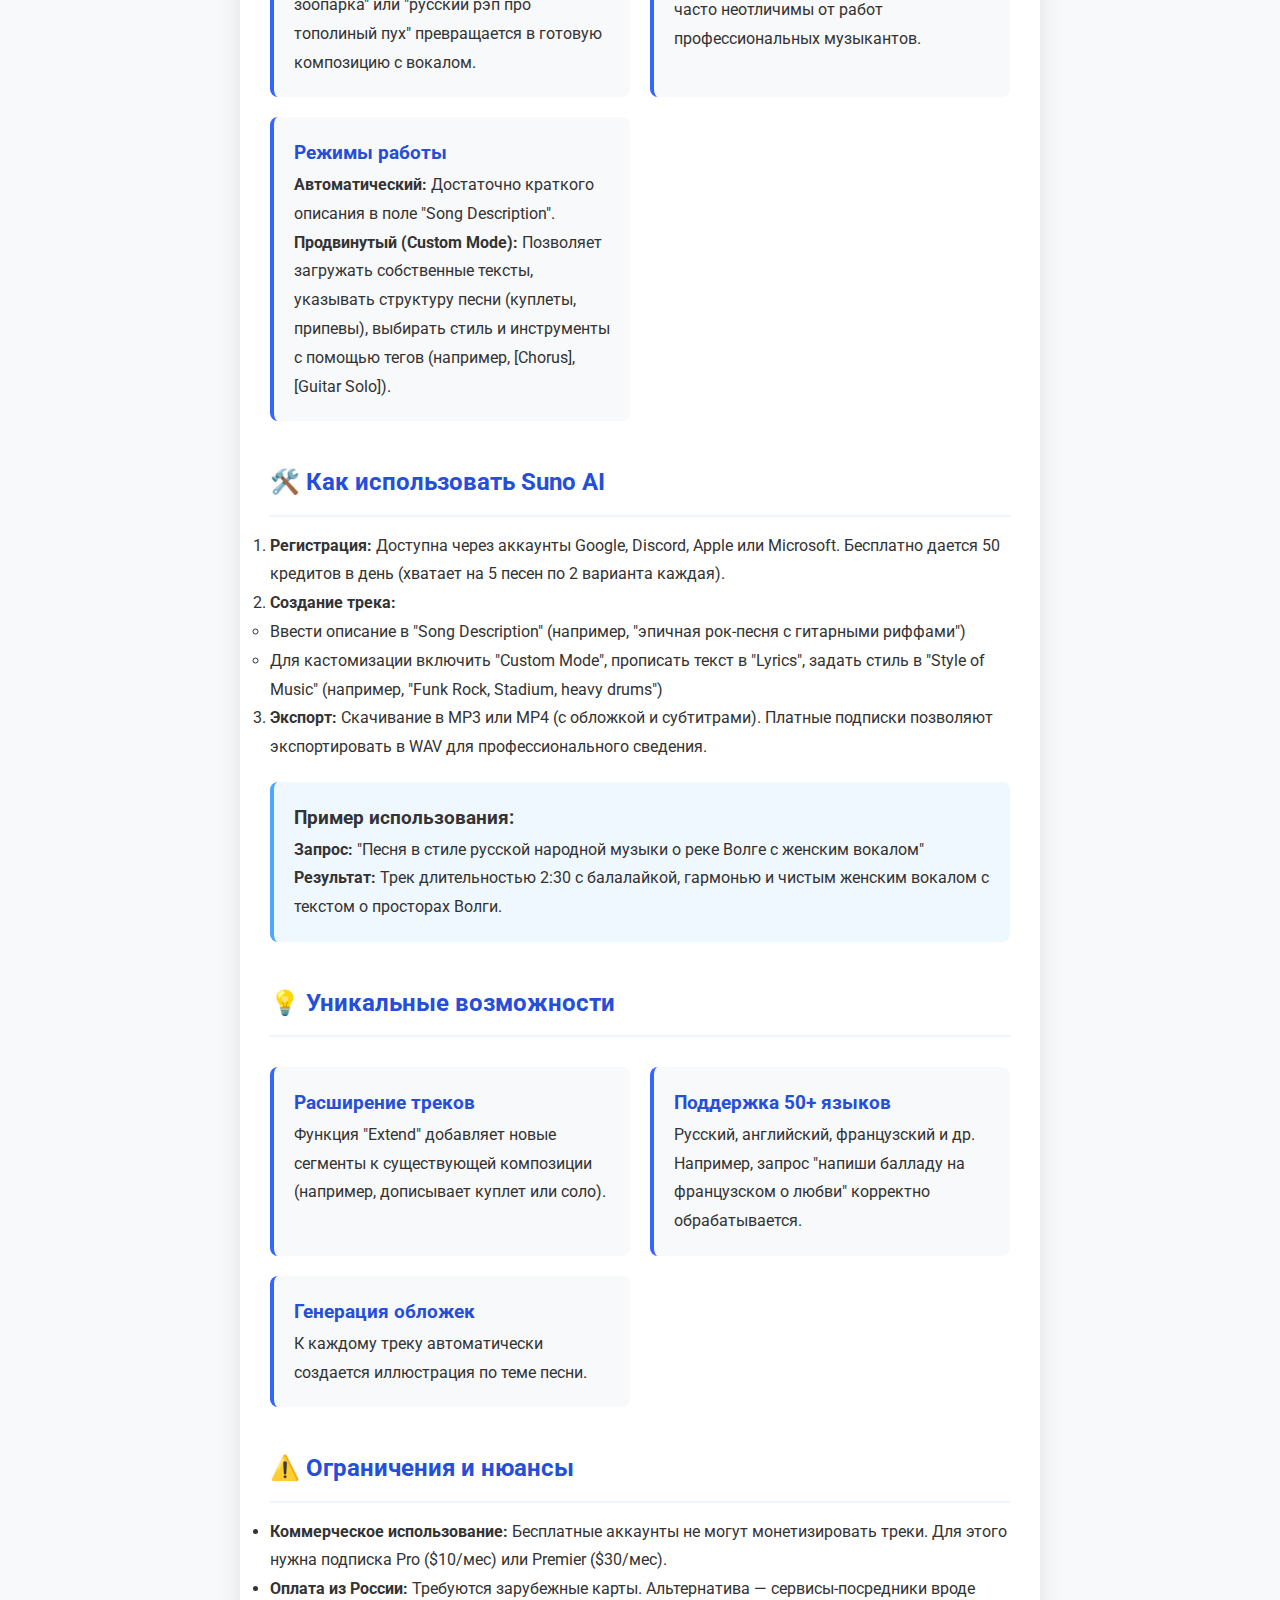
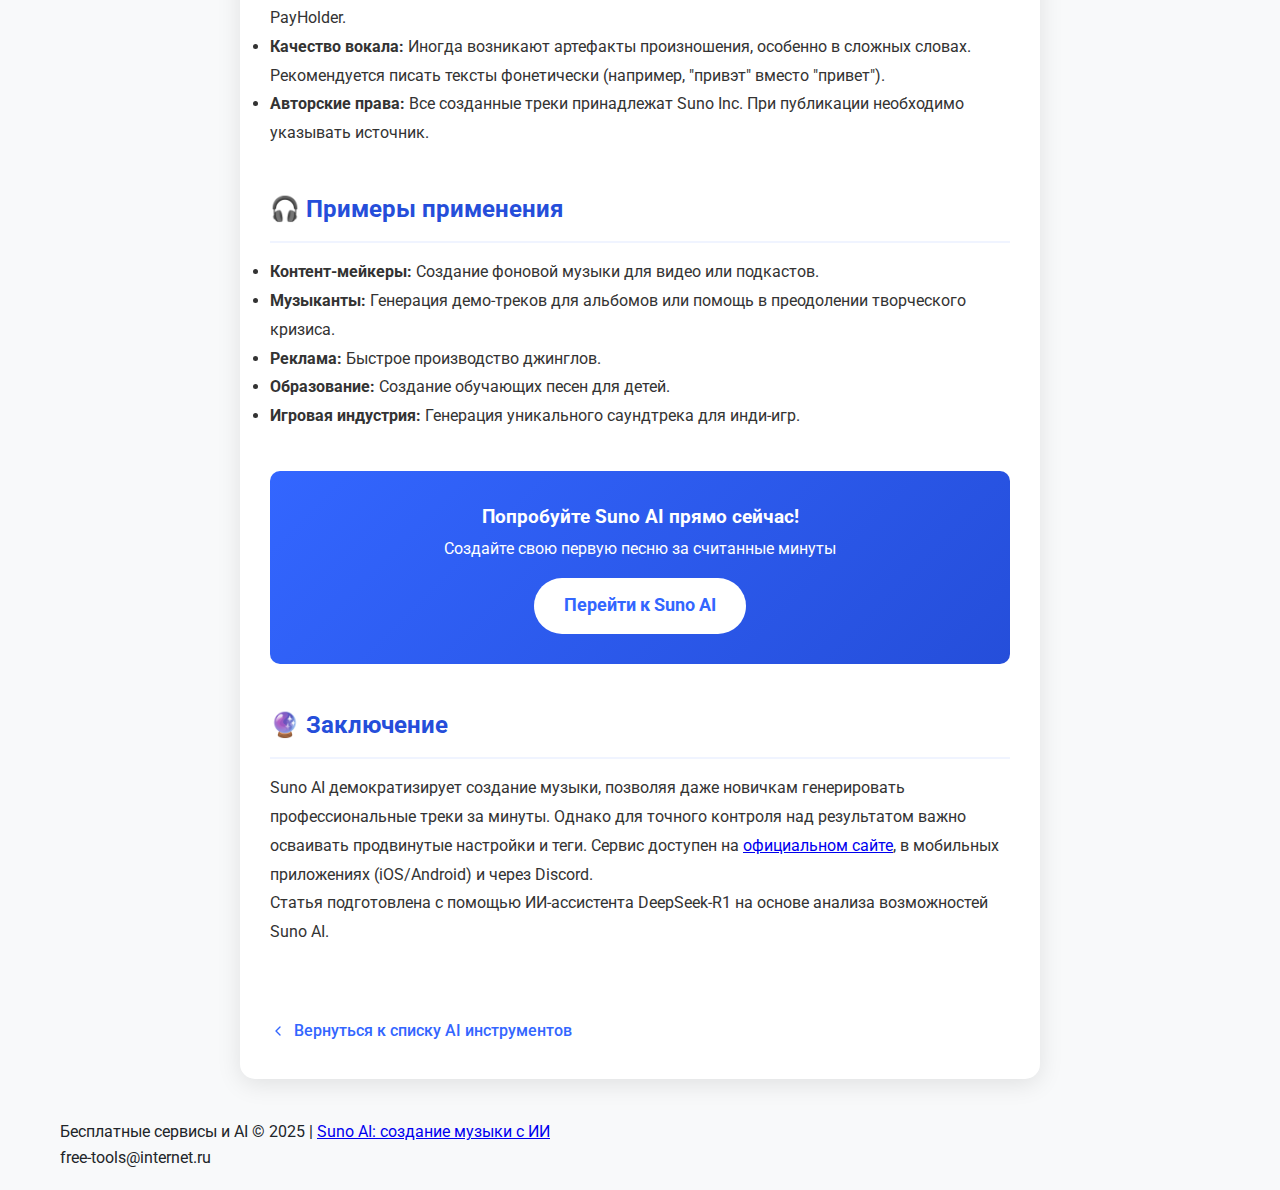
<file: Suno.html>
<!DOCTYPE html>
<html lang="ru">
<head>
    <!-- Yandex.Metrika counter -->
    <script type="text/javascript" >
        (function(m,e,t,r,i,k,a){m[i]=m[i]||function(){(m[i].a=m[i].a||[]).push(arguments)};
        m[i].l=1*new Date();
        for (var j = 0; j < document.scripts.length; j++) {if (document.scripts[j].src === r) { return; }}
        k=e.createElement(t),a=e.getElementsByTagName(t)[0],k.async=1,k.src=r,a.parentNode.insertBefore(k,a)})
        (window, document, "script", "https://mc.yandex.ru/metrika/tag.js", "ym");

        ym(102614891, "init", {
                clickmap:true,
                trackLinks:true,
                accurateTrackBounce:true
        });
    </script>
    <noscript><div><img src="https://mc.yandex.ru/watch/102614891" style="position:absolute; left:-9999px;" alt="" /></div></noscript>
    <!-- /Yandex.Metrika counter -->
    
    <!-- SEO мета-теги -->
    <meta charset="UTF-8">
    <meta name="viewport" content="width=device-width, initial-scale=1.0">
    <title>Suno AI: создание музыки с помощью искусственного интеллекта | Бесплатные инструменты</title>
    <meta name="description" content="Полное руководство по Suno AI - генератору музыки на основе ИИ. Создавайте уникальные треки с вокалом по текстовым описаниям. Бесплатные функции, инструкции, примеры.">
    <meta name="keywords" content="suno ai, генератор музыки, искусственный интеллект, ai музыка, создание песен, генерация треков">
    
    <!-- Open Graph теги -->
    <meta property="og:title" content="Suno AI: создание музыки с помощью искусственного интеллекта | Бесплатные инструменты">
    <meta property="og:description" content="Полное руководство по генерации музыки с помощью Suno AI">
    <meta property="og:image" content="https://free-tools.ru/images/free-tools-og.jpg">
    <meta property="og:url" content="https://free-tools.ru/suno.html">
    <meta property="og:type" content="article">

    <!-- Twitter Card -->
    <meta name="twitter:card" content="summary_large_image">
    <meta name="twitter:title" content="Suno AI: создание музыки с помощью искусственного интеллекта">
    <meta name="twitter:description" content="Полное руководство по генерации музыки с помощью Suno AI">
    <meta name="twitter:image" content="https://free-tools.ru/images/free-tools-og.jpg">
    
    <!-- Каноническая ссылка -->
    <link rel="canonical" href="https://free-tools.ru/suno.html">
    
    <!-- Фавиконы -->
    <link rel="apple-touch-icon" sizes="180x180" href="favicon/apple-touch-icon.png">
    <link rel="icon" type="image/png" sizes="32x32" href="favicon/favicon-32x32.png">
    <link rel="icon" type="image/png" sizes="16x16" href="favicon/favicon-16x16.png">
    <link rel="shortcut icon" href="favicon/favicon.ico">
    <meta name="msapplication-TileColor" content="#da532c">
    <meta name="theme-color" content="#ffffff">
    
    <!-- Стили -->
    <link rel="preconnect" href="https://fonts.googleapis.com">
    <link rel="preconnect" href="https://fonts.gstatic.com" crossorigin>
    <link href="https://fonts.googleapis.com/css2?family=Montserrat:wght@500;700&family=Roboto:wght@400;500&display=swap" rel="stylesheet">
    <link rel="stylesheet" href="styles.css">
    
    <style>
        /* Специфичные стили для страницы статьи */
        .article-container {
            max-width: 800px;
            margin: 40px auto;
            padding: 30px;
            background: white;
            border-radius: 15px;
            box-shadow: 0 5px 25px rgba(0,0,0,0.1);
        }
        
        .article-header {
            text-align: center;
            margin-bottom: 30px;
            padding-bottom: 20px;
            border-bottom: 1px solid #eee;
        }
        
        .article-title {
            color: #3366ff;
            font-size: 2.2rem;
            margin-bottom: 15px;
        }
        
        .article-content {
            line-height: 1.8;
            color: #333;
        }
        
        .article-section {
            margin-bottom: 40px;
        }
        
        .article-section h2 {
            color: #254eda;
            margin-bottom: 15px;
            padding-bottom: 10px;
            border-bottom: 2px solid #f0f4ff;
        }
        
        .article-features {
            display: grid;
            grid-template-columns: repeat(auto-fill, minmax(300px, 1fr));
            gap: 20px;
            margin: 30px 0;
        }
        
        .feature-card {
            background: #f8f9fa;
            padding: 20px;
            border-radius: 8px;
            border-left: 4px solid #3366ff;
        }
        
        .feature-card h3 {
            margin-top: 0;
            color: #254eda;
        }
        
        .example-block {
            background: #f0f8ff;
            padding: 20px;
            border-radius: 8px;
            margin: 20px 0;
            border-left: 4px solid #4da6ff;
        }
        
        .cta-box {
            text-align: center;
            padding: 30px;
            background: linear-gradient(135deg, #3366ff, #254eda);
            color: white;
            border-radius: 10px;
            margin: 40px 0;
        }
        
        .cta-button {
            display: inline-block;
            background: white;
            color: #3366ff;
            padding: 12px 30px;
            border-radius: 30px;
            text-decoration: none;
            font-weight: bold;
            margin-top: 15px;
            transition: all 0.3s ease;
            font-size: 1.1rem;
        }
        
        .cta-button:hover {
            transform: translateY(-3px);
            box-shadow: 0 5px 15px rgba(0,0,0,0.2);
        }
        
        .back-link {
            display: inline-flex;
            align-items: center;
            margin-top: 30px;
            color: #3366ff;
            text-decoration: none;
            font-weight: 500;
        }
        
        .back-link svg {
            margin-right: 8px;
        }
        
        .article-image {
            max-width: 100%;
            border-radius: 8px;
            margin: 20px 0;
            box-shadow: 0 5px 15px rgba(0,0,0,0.1);
        }
        
        /* Адаптивность */
        @media (max-width: 768px) {
            .article-container {
                margin: 20px 10px;
                padding: 20px;
            }
            
            .article-title {
                font-size: 1.8rem;
            }
            
            .article-features {
                grid-template-columns: 1fr;
            }
            
            .header__container {
                flex-direction: column;
                gap: 12px;
                padding: 12px 15px;
            }
            
            .logo {
                flex-direction: column;
                text-align: center;
            }
            
            .logo-image {
                height: 35px;
            }
            
            .nav-list {
                flex-wrap: wrap;
                justify-content: center;
            }
            
            .nav-link {
                padding: 6px 10px;
                font-size: 0.9rem;
            }
            
            .search-button  {
                width: 100%;
                max-width: 180px;
                justify-content: center;
                margin-top: 5px;
            }
        }
    </style>
    
    <!-- JSON-LD разметка для SEO -->
    <script type="application/ld+json">
    {
      "@context": "https://schema.org",
      "@type": "Article",
      "headline": "Suno AI: создание музыки с помощью искусственного интеллекта",
      "description": "Полное руководство по генерации музыки с помощью Suno AI",
      "image": "https://free-tools.ru/images/free-tools-og.jpg",
      "author": {
        "@type": "Organization",
        "name": "Бесплатные инструменты"
      },
      "publisher": {
        "@type": "Organization",
        "name": "Бесплатные инструменты",
        "logo": {
          "@type": "ImageObject",
          "url": "https://free-tools.ru/images/logo.png"
        }
      },
      "datePublished": "2025-07-02",
      "mainEntityOfPage": {
        "@type": "WebPage",
        "@id": "https://free-tools.ru/suno.html"
      }
    }
    </script>
</head>
<body>
    <!-- Шапка сайта (исправленная версия) -->
    <header class="header">
        <div class="header__container">
            <!-- Логотип -->
            <div class="logo">
                <a href="index.html"><img src="images/logo.png" alt="Бесплатные сервисы и AI" class="logo-image" loading="lazy"></a>
            </div>
            
            <nav class="nav" aria-label="Основное меню">
                <ul class="nav-list">
                    <li><a href="index.html" class="nav-link">На главную</a></li>
                    <li><a href="index.html#ai" class="nav-link">Все AI инструменты</a></li>
                </ul>
            </nav>
            
            <button id="search-button" class="search-button" aria-label="Поиск по сайту">
                <svg class="search-icon" viewBox="0 0 24 24" fill="none" xmlns="http://www.w3.org/2000/svg">
                    <path d="M15.5 15H14.71L14.43 14.73C15.41 13.59 16 12.11 16 10.5C16 6.91 13.09 4 9.5 4C5.91 4 3 6.91 3 10.5C3 14.09 5.91 17 9.5 17C11.11 17 12.59 16.41 13.73 15.43L14 15.71V16.5L19 21.49L20.49 20L15.5 15Z" fill="currentColor"/>
                </svg>
                <span class="search-text">AI Поиск</span>
            </button>
        </div>
    </header>

    <main class="container">
        <a href="index.html#ai" class="back-link">
            <svg width="16" height="16" viewBox="0 0 24 24" fill="none" xmlns="http://www.w3.org/2000/svg">
                <path d="M15 18L9 12L15 6" stroke="currentColor" stroke-width="2" stroke-linecap="round" stroke-linejoin="round"/>
            </svg>
            К списку AI инструментов
        </a>
        
        <div class="article-container">
            <div class="article-header">
                <h1 class="article-title">Suno AI: создание музыки с помощью искусственного интеллекта</h1>
                <p>Полное руководство по генерации уникальных треков</p>
            </div>
            
            <div class="article-content">
                <div class="article-section">
                    <p>Suno AI — это инновационный инструмент на основе искусственного интеллекта, который позволяет создавать оригинальные музыкальные композиции с вокалом и инструментальным сопровождением по текстовым описаниям.</p>
                    
                    <img src="images/suno-interface.jpg" alt="Интерфейс Suno AI" class="article-image">
                    
                    <h2>🎵 Основной функционал</h2>
                    <div class="article-features">
                        <div class="feature-card">
                            <h3>Генерация музыки из текста</h3>
                            <p>Пользователи вводят описание песни (жанр, настроение, тему), и Suno AI создает полноценные треки длительностью до 2–4 минут. Например, запрос "детская песня о посещении зоопарка" или "русский рэп про тополиный пух" превращается в готовую композицию с вокалом.</p>
                        </div>
                        
                        <div class="feature-card">
                            <h3>Поддержка вокала и инструментов</h3>
                            <p>ИИ генерирует не только мелодию, но и тексты песен (на языке запроса), аранжировку, мужской/женский вокал, инструментальные партии. Результаты часто неотличимы от работ профессиональных музыкантов.</p>
                        </div>
                        
                        <div class="feature-card">
                            <h3>Режимы работы</h3>
                            <p><strong>Автоматический:</strong> Достаточно краткого описания в поле "Song Description".</p>
                            <p><strong>Продвинутый (Custom Mode):</strong> Позволяет загружать собственные тексты, указывать структуру песни (куплеты, припевы), выбирать стиль и инструменты с помощью тегов (например, [Chorus], [Guitar Solo]).</p>
                        </div>
                    </div>
                </div>
                
                <div class="article-section">
                    <h2>🛠️ Как использовать Suno AI</h2>
                    
                    <ol>
                        <li><strong>Регистрация:</strong> Доступна через аккаунты Google, Discord, Apple или Microsoft. Бесплатно дается 50 кредитов в день (хватает на 5 песен по 2 варианта каждая).</li>
                        
                        <li><strong>Создание трека:</strong>
                            <ul>
                                <li>Ввести описание в "Song Description" (например, "эпичная рок-песня с гитарными риффами")</li>
                                <li>Для кастомизации включить "Custom Mode", прописать текст в "Lyrics", задать стиль в "Style of Music" (например, "Funk Rock, Stadium, heavy drums")</li>
                            </ul>
                        </li>
                        
                        <li><strong>Экспорт:</strong> Скачивание в MP3 или MP4 (с обложкой и субтитрами). Платные подписки позволяют экспортировать в WAV для профессионального сведения.</li>
                    </ol>
                    
                    <div class="example-block">
                        <h3>Пример использования:</h3>
                        <p><strong>Запрос:</strong> "Песня в стиле русской народной музыки о реке Волге с женским вокалом"</p>
                        <p><strong>Результат:</strong> Трек длительностью 2:30 с балалайкой, гармонью и чистым женским вокалом с текстом о просторах Волги.</p>
                    </div>
                </div>
                
                <div class="article-section">
                    <h2>💡 Уникальные возможности</h2>
                    
                    <div class="article-features">
                        <div class="feature-card">
                            <h3>Расширение треков</h3>
                            <p>Функция "Extend" добавляет новые сегменты к существующей композиции (например, дописывает куплет или соло).</p>
                        </div>
                        
                        <div class="feature-card">
                            <h3>Поддержка 50+ языков</h3>
                            <p>Русский, английский, французский и др. Например, запрос "напиши балладу на французском о любви" корректно обрабатывается.</p>
                        </div>
                        
                        <div class="feature-card">
                            <h3>Генерация обложек</h3>
                            <p>К каждому треку автоматически создается иллюстрация по теме песни.</p>
                        </div>
                    </div>
                </div>
                
                <div class="article-section">
                    <h2>⚠️ Ограничения и нюансы</h2>
                    
                    <ul>
                        <li><strong>Коммерческое использование:</strong> Бесплатные аккаунты не могут монетизировать треки. Для этого нужна подписка Pro ($10/мес) или Premier ($30/мес).</li>
                        
                        <li><strong>Оплата из России:</strong> Требуются зарубежные карты. Альтернатива — сервисы-посредники вроде PayHolder.</li>
                        
                        <li><strong>Качество вокала:</strong> Иногда возникают артефакты произношения, особенно в сложных словах. Рекомендуется писать тексты фонетически (например, "привэт" вместо "привет").</li>
                        
                        <li><strong>Авторские права:</strong> Все созданные треки принадлежат Suno Inc. При публикации необходимо указывать источник.</li>
                    </ul>
                </div>
                
                <div class="article-section">
                    <h2>🎧 Примеры применения</h2>
                    
                    <ul>
                        <li><strong>Контент-мейкеры:</strong> Создание фоновой музыки для видео или подкастов.</li>
                        
                        <li><strong>Музыканты:</strong> Генерация демо-треков для альбомов или помощь в преодолении творческого кризиса.</li>
                        
                        <li><strong>Реклама:</strong> Быстрое производство джинглов.</li>
                        
                        <li><strong>Образование:</strong> Создание обучающих песен для детей.</li>
                        
                        <li><strong>Игровая индустрия:</strong> Генерация уникального саундтрека для инди-игр.</li>
                    </ul>
                    
                    <div class="cta-box">
                        <h3>Попробуйте Suno AI прямо сейчас!</h3>
                        <p>Создайте свою первую песню за считанные минуты</p>
                        <a href="https://suno.com/home" target="_blank" class="cta-button">Перейти к Suno AI</a>
                    </div>
                </div>
                
                <div class="article-section">
                    <h2>🔮 Заключение</h2>
                    <p>Suno AI демократизирует создание музыки, позволяя даже новичкам генерировать профессиональные треки за минуты. Однако для точного контроля над результатом важно осваивать продвинутые настройки и теги. Сервис доступен на <a href="https://suno.com/home">официальном сайте</a>, в мобильных приложениях (iOS/Android) и через Discord.</p>
                    
                    <p>Статья подготовлена с помощью ИИ-ассистента DeepSeek-R1 на основе анализа возможностей Suno AI.</p>
                </div>
                
                <a href="index.html#ai" class="back-link">
                    <svg width="16" height="16" viewBox="0 0 24 24" fill="none" xmlns="http://www.w3.org/2000/svg">
                        <path d="M15 18L9 12L15 6" stroke="currentColor" stroke-width="2" stroke-linecap="round" stroke-linejoin="round"/>
                    </svg>
                    Вернуться к списку AI инструментов
                </a>
            </div>
        </div>
    </main>

    <!-- Подвал сайта -->
    <footer>
        <p>Бесплатные сервисы и AI &copy; 2025 | <a href="suno.html">Suno AI: создание музыки с ИИ</a></p>
        <p id="email-container">free-tools@internet.ru</p>
    </footer>

    <script src="scripts.js"></script>
    <script>
        // Добавляем обработчики для шапки
        document.addEventListener('DOMContentLoaded', function() {
            const header = document.querySelector('.header');
            const searchButton = document.getElementById('search-button');
            
            // Эффект при скролле для шапки
            window.addEventListener('scroll', () => {
                if (window.scrollY > 50) {
                    header.classList.add('scrolled');
                } else {
                    header.classList.remove('scrolled');
                }
            });
            
            // Обработчик для кнопки поиска
            searchButton.addEventListener('click', function(e) {
                e.preventDefault();
                alert("Поиск по статьям появится в следующих обновлениях");
            });
        });
    </script>
</body>
</html>
</file>
<file: styles.css>
/* Основные переменные для цветов и размеров */
:root {
    --primary-color: #3366ff;
    --primary-hover: #254eda;
    --secondary-color: #6c757d;
    --available-color: #28a745;
    --unavailable-color: #dc3545;
    --vpn-required-color: #ffc107;
    --bg-color: #f8f9fa;
    --card-bg: #ffffff;
    --text-color: #212529;
    --border-radius: 8px;
    --box-shadow: 0 4px 6px rgba(0, 0, 0, 0.1);
    --transition: all 0.3s ease;
}

/* Общие стили */
* {
    box-sizing: border-box;
    margin: 0;
    padding: 0;
}

body {
    font-family: 'Roboto', sans-serif;
    line-height: 1.6;
    color: var(--text-color);
    background-color: var(--bg-color);
    padding: 20px;
    max-width: 1200px;
    margin: 0 auto;
    overflow-x: hidden;
}

.container {
    margin-top: 20px;
}

/* Поиск и фильтры */
.search-container {
    margin-bottom: 20px;
    display: flex;
    flex-direction: column;
    gap: 15px;
}

.search-input {
    width: 100%;
    max-width: 500px;
    margin: 0 auto;
    padding: 12px 20px;
    border: 1px solid #ddd;
    border-radius: var(--border-radius);
    font-size: 16px;
    transition: var(--transition);
}

.search-input:focus {
    outline: none;
    border-color: var(--primary-color);
    box-shadow: 0 0 0 3px rgba(51, 102, 255, 0.2);
}

.filter-buttons {
    display: flex;
    justify-content: center;
    gap: 10px;
    flex-wrap: wrap;
}

.filter-btn, .category-btn {
    padding: 10px 16px;
    border: none;
    border-radius: var(--border-radius);
    background-color: #e9ecef;
    color: var(--text-color);
    cursor: pointer;
    transition: var(--transition);
    font-weight: 500;
    white-space: nowrap;
    display: flex;
    align-items: center;
    gap: 8px;
    font-size: 14px;
}

.filter-btn:hover, .category-btn:hover {
    background-color: #dee2e6;
    transform: translateY(-2px);
}

.filter-btn.active, .category-btn.active {
    background-color: var(--primary-color);
    color: white;
}

/* Иконки для кнопок */
.filter-icon, .category-icon {
    width: 18px;
    height: 18px;
    flex-shrink: 0;
}

/* Категории */
.categories {
    display: flex;
    flex-wrap: wrap;
    gap: 10px;
    justify-content: center;
    margin-bottom: 30px;
}

/* Лоадер */
.loader {
    display: flex;
    justify-content: center;
    padding: 40px;
    display: none; /* По умолчанию скрыт */
}

.spinner {
    width: 40px;
    height: 40px;
    border: 4px solid #f3f3f3;
    border-top: 4px solid var(--primary-color);
    border-radius: 50%;
    animation: spin 1s linear infinite;
}

@keyframes spin {
    0% { transform: rotate(0deg); }
    100% { transform: rotate(360deg); }
}

/* Контейнер с инструментами */
.tools-container {
    display: grid;
    grid-template-columns: repeat(auto-fill, minmax(300px, 1fr));
    gap: 20px;
    margin-bottom: 40px;
}

/* Карточка инструмента */
.tool {
    background: var(--card-bg);
    border-radius: var(--border-radius);
    padding: 20px;
    box-shadow: var(--box-shadow);
    transition: var(--transition);
    position: relative;
    display: flex;
    flex-direction: column;
    height: 100%;
}

.tool:hover {
    transform: translateY(-5px);
    box-shadow: 0 10px 20px rgba(0, 0, 0, 0.1);
}

.tool h2 {
    margin-bottom: 10px;
    color: var(--primary-color);
}

.tool p {
    margin-bottom: 15px;
    color: var(--secondary-color);
}

/* Мета-информация в карточке */
.tool-meta {
    display: flex;
    justify-content: space-between;
    align-items: center;
    margin-bottom: 15px;
}

.availability {
    padding: 4px 8px;
    border-radius: 4px;
    font-size: 14px;
    font-weight: 500;
}

.available {
    background-color: rgba(40, 167, 69, 0.1);
    color: var(--available-color);
}

.unavailable {
    background-color: rgba(220, 53, 69, 0.1);
    color: var(--unavailable-color);
}

.rating {
    color: #ffc107;
    font-weight: bold;
}

/* Кнопки в карточке */
.tool-actions-container {
    display: flex;
    justify-content: space-between;
    align-items: center;
    width: 100%;
    margin-top: auto;
    padding: 15px;
}

.tool-actions {
    display: flex;
    gap: 10px;
    flex: 1;
}

.tool-actions-shared {
    margin-left: 10px;
}

.btn-primary, .btn-more {
    padding: 8px 16px;
    border-radius: var(--border-radius);
    text-decoration: none;
    font-weight: 500;
    transition: var(--transition);
    cursor: pointer;
    border: none;
    font-size: 14px;
}

.btn-primary {
    background: linear-gradient(135deg, #0ba360 0%, #3cba92 100%);
    color: white;
}

.btn-primary:hover {
    background: linear-gradient(135deg, #6a11cb 0%, #2575fc 70%, #2af598 100%);
    box-shadow: 0 6px 20px rgba(37, 117, 252, 0.5);
    transform: translateY(-2px);
}

.btn-more {
    background: linear-gradient(135deg, #17a2b8, #4dc6e3);
    color: white;
}

.btn-more:hover {
    background: linear-gradient(135deg, #6a11cb 0%, #2575fc 70%, #2af598 100%);
    box-shadow: 0 6px 20px rgba(37, 117, 252, 0.5);
    transform: translateY(-2px);
}

/* Бейджи */
.popular-badge {
    position: absolute;
    top: 10px;
    right: 10px;
    background-color: var(--unavailable-color);
    color: white;
    padding: 3px 8px;
    border-radius: 4px;
    font-size: 12px;
    font-weight: bold;
    z-index: 1;
}

/* Модальное окно */
.modal-overlay {
    position: fixed;
    top: 0;
    left: 0;
    right: 0;
    bottom: 0;
    background-color: rgba(0, 0, 0, 0.5);
    display: none;
    justify-content: center;
    align-items: center;
    z-index: 1000;
}

.modal {
    background-color: white;
    border-radius: var(--border-radius);
    box-shadow: var(--box-shadow);
    width: 90%;
    max-width: 600px;
    max-height: 80vh;
    overflow-y: auto;
    padding: 20px;
    position: relative;
}

.modal-close {
    position: absolute;
    top: 10px;
    right: 10px;
    background: none;
    border: none;
    font-size: 1.5rem;
    cursor: pointer;
    color: var(--secondary-color);
}

/* Уведомление о копировании */
.copy-feedback {
    position: fixed;
    top: 20px;
    right: 20px;
    background-color: var(--available-color);
    color: white;
    padding: 10px 20px;
    border-radius: var(--border-radius);
    box-shadow: var(--box-shadow);
    z-index: 1000;
    display: none;
}

/* Адаптивность основного контента */
@media (max-width: 768px) {
    .tools-container {
        grid-template-columns: 1fr;
    }
    
    .categories, .filter-buttons {
        flex-direction: row;
        flex-wrap: wrap;
        justify-content: center;
    }
    
    .category-btn, .filter-btn {
        padding: 8px 14px;
        font-size: 13px;
        gap: 6px;
    }
    
    .btn-primary, .btn-more {
        min-width: 100px;
        font-size: 13px;
        padding: 6px 12px;
    }
}

@media (max-width: 480px) {
    .category-btn, .filter-btn {
        padding: 7px 12px;
        font-size: 12px;
    }
    
    .categories {
        gap: 8px;
    }
    
    .filter-buttons {
        gap: 8px;
    }
    
    .btn-primary, .btn-more {
        min-width: 90px;
        font-size: 12px;
        padding: 5px 10px;
    }
}

/* Анимации */
@keyframes fadeIn {
    from { opacity: 0; transform: translateY(20px); }
    to { opacity: 1; transform: translateY(0); }
}

.tools-container {
    animation: fadeIn 0.5s ease-out forwards;
}

/* Дополнительные стили для модального окна */
.modal-description {
    color: var(--secondary-color);
    margin-bottom: 15px;
}

.modal h2 {
    color: var(--primary-color);
    margin-bottom: 10px;
}

.modal ul {
    margin-bottom: 15px;
    padding-left: 20px;
}

.modal li {
    margin-bottom: 8px;
}

.modal strong {
    font-weight: 600;
}

/* Основные стили иконок */
.icon {
    display: inline-block;
    font-family: 'Courier New', monospace;
    font-weight: bold;
    font-size: 1.2em;
    margin-right: 8px;
    transition: all 0.3s ease;
    vertical-align: middle;
    line-height: 1;
}

/* Специальные стили для иконки разработки */
.category-btn[data-category="development"] .icon {
    font-size: 1.1em;
    letter-spacing: -1px;
}

/* Стиль для AI иконки */
.category-btn[data-category="ai"] .icon {
    font-family: 'Arial', sans-serif;
    font-weight: 700;
    font-size: 1.1em;
}

/* Анимация при наведении */
.filter-btn:hover .icon,
.category-btn:hover .icon {
    transform: scale(1.2);
    color: var(--primary-color);
}

/* Активное состояние */
.filter-btn.active .icon,
.category-btn.active .icon {
    transform: scale(1.3);
    color: white;
    animation: pulse 1s infinite;
}

@keyframes pulse {
    0% { transform: scale(1.1); }
    50% { transform: scale(1.3); }
    100% { transform: scale(1.1); }
}

/* Градиентный фон для кнопок */
.filter-btn, .category-btn {
    background: linear-gradient(to bottom, #f8f9fa, #e9ecef);
    border: 1px solid #dee2e6;
    box-shadow: 0 2px 4px rgba(0,0,0,0.05);
}

.filter-btn:hover, .category-btn:hover {
    background: linear-gradient(to bottom, #e9ecef, #dee2e6);
}

.filter-btn.active {
    background: linear-gradient(to bottom, #3366ff, #254eda);
}

.category-btn.active {
    background: linear-gradient(to bottom, #28a745, #218838);
}

/* Размеры и отступы */
.filter-btn, .category-btn {
    padding: 8px 14px;
    margin: 4px;
    border-radius: 30px;
    font-size: 14px;
}

/* Стили для формы */
.form-group {
    margin-bottom: 15px;
}

.form-group label {
    display: block;
    margin-bottom: 5px;
    font-weight: 500;
}

.form-group input, 
.form-group textarea, 
.form-group select {
    width: 100%;
    padding: 10px;
    border: 1px solid #ddd;
    border-radius: var(--border-radius);
    font-size: 16px;
}

.form-group textarea {
    min-height: 100px;
    resize: vertical;
}

.form-actions {
    display: flex;
    gap: 10px;
    margin-top: 20px;
}

.btn-icon {
    background: linear-gradient(135deg, rgba(106, 17, 203, 0.8) 0%, rgba(37, 117, 252, 0.8) 100%);
    border: none;
    cursor: pointer;
    padding: 8px;
    display: flex;
    align-items: center;
    justify-content: center;
    border-radius: 8px;
    color: white;
    transition: all 0.3s ease;
    box-shadow: 0 4px 15px rgba(37, 117, 252, 0.3);
    position: relative;
    overflow: hidden;
}

.btn-icon:hover {
    background: linear-gradient(135deg, #11c5cb 0%, #2575fc 70%, #2af598 100%);
    box-shadow: 0 6px 20px rgba(37, 117, 252, 0.5);
    transform: translateY(-2px);
}

.btn-icon svg {
    width: 20px;
    height: 20px;
    fill: white;
    filter: drop-shadow(0 1px 1px rgba(0, 0, 0, 0.2));
    transition: transform 0.3s ease;
}

.btn-icon:hover svg {
    transform: scale(1.1);
}

.comparison-chart {
    display: flex;
    justify-content: space-between;
    margin: 40px 0;
    gap: 20px;
    height: 300px;
    align-items: flex-end;
}

.chart-bar {
    flex: 1;
    position: relative;
    height: 100%;
    display: flex;
    flex-direction: column;
    justify-content: flex-end;
    max-width: 200px;
    margin: 0 auto;
}

.chart-bar-fill {
    background: linear-gradient(to top, #3366ff, #6a11cb);
    border-radius: 8px 8px 0 0;
    height: var(--height);
    min-height: 30px;
    transition: height 1s cubic-bezier(0.34, 1.56, 0.64, 1);
    position: relative;
    overflow: hidden;
    box-shadow: 0 4px 15px rgba(51, 102, 255, 0.3);
}

.chart-bar-fill::after {
    content: '';
    position: absolute;
    top: 0;
    left: 0;
    right: 0;
    height: 20px;
    background: linear-gradient(to bottom, rgba(255,255,255,0.4), transparent);
}

.chart-bar-content {
    text-align: center;
    padding: 15px 0;
    position: relative;
    z-index: 2;
}

.chart-bar h3 {
    margin: 10px 0 5px;
    color: #254eda;
    font-family: 'Exo 2', sans-serif;
    font-size: 1.2rem;
}

.chart-bar .value {
    font-size: 1.8rem;
    font-weight: bold;
    color: #254eda;
    margin: 5px 0;
    text-shadow: 0 2px 4px rgba(0,0,0,0.1);
}

.chart-bar p {
    color: #6c757d;
    font-size: 0.9rem;
    margin: 0;
}

/* Анимация при появлении */
@keyframes barFill {
    from { height: 0; }
    to { height: var(--height); }
}

.chart-bar-fill {
    animation: barFill 1.2s ease-out forwards;
}

/* Адаптивность для мобильных */
@media (max-width: 768px) {
    .comparison-chart {
        flex-direction: column;
        height: auto;
        align-items: center;
    }
    
    .chart-bar {
        width: 80%;
        max-width: 300px;
        height: 200px;
        margin-bottom: 30px;
    }
}
</file>
